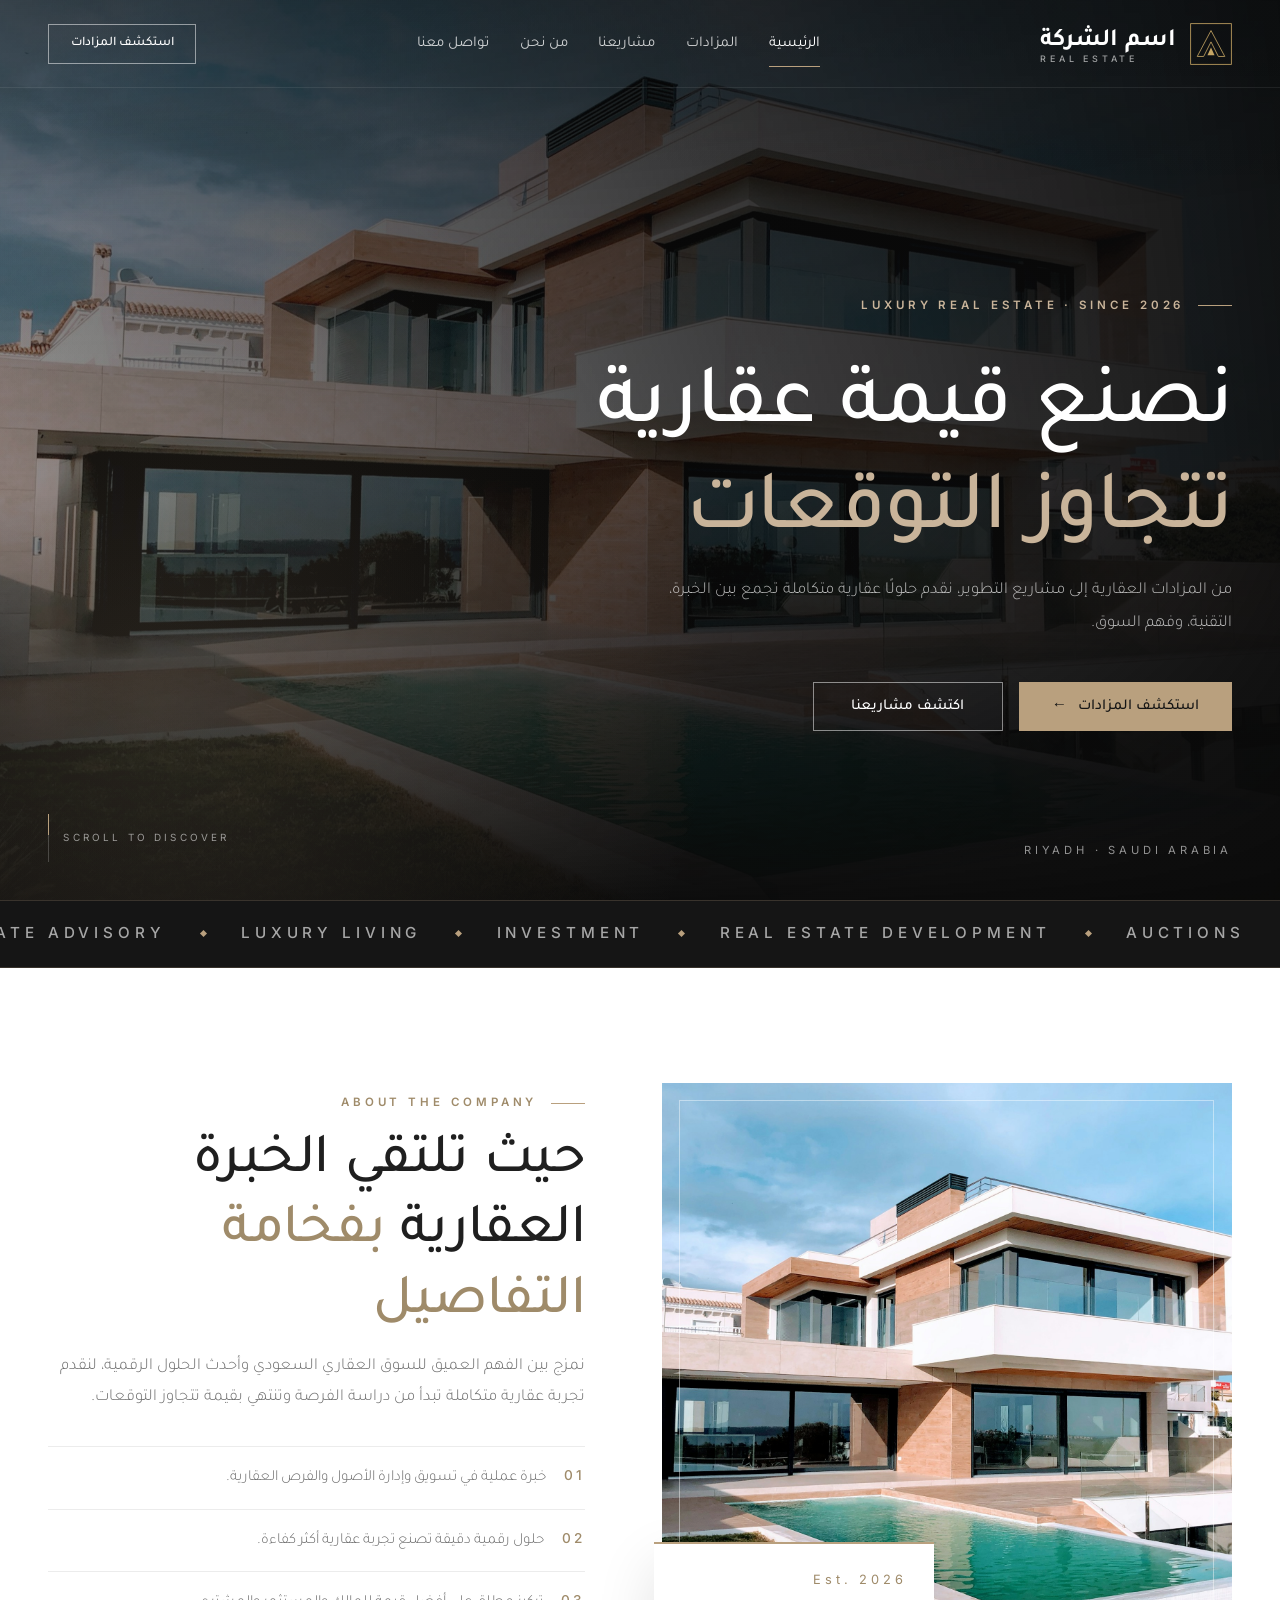
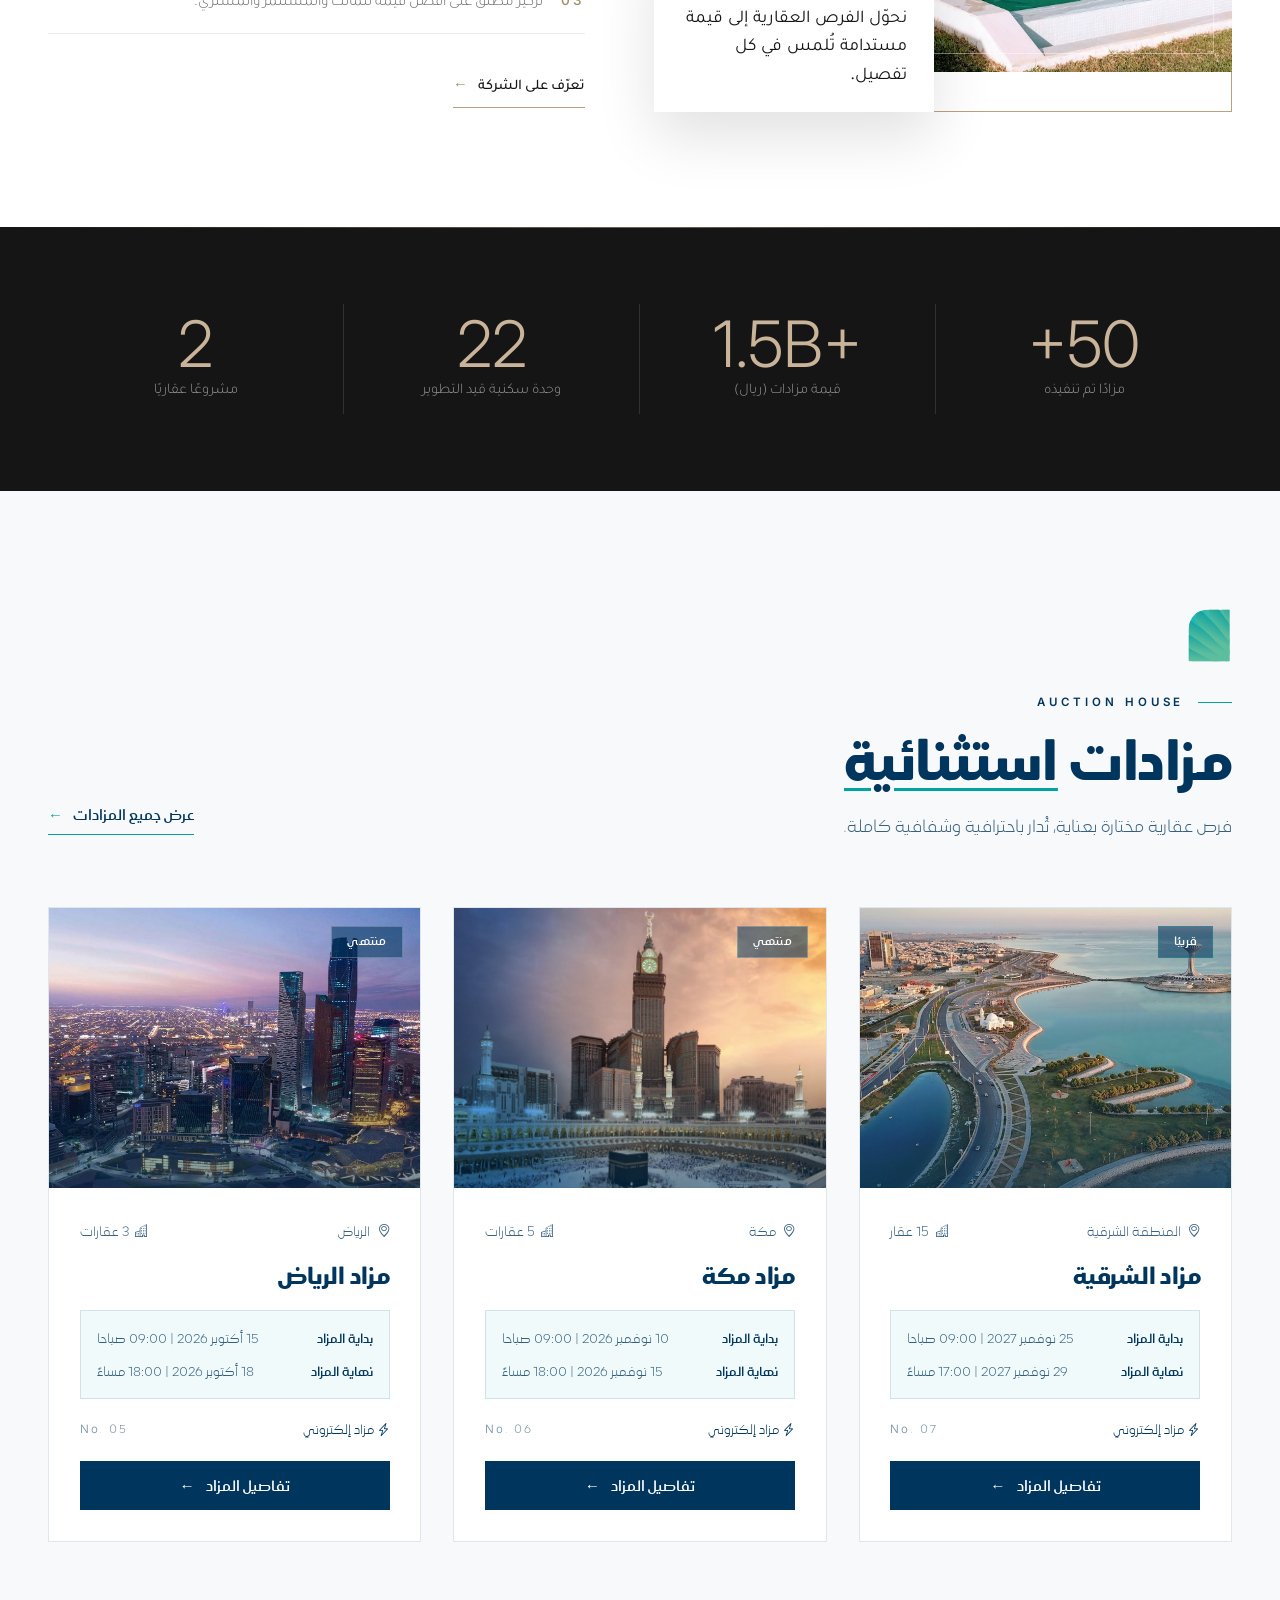
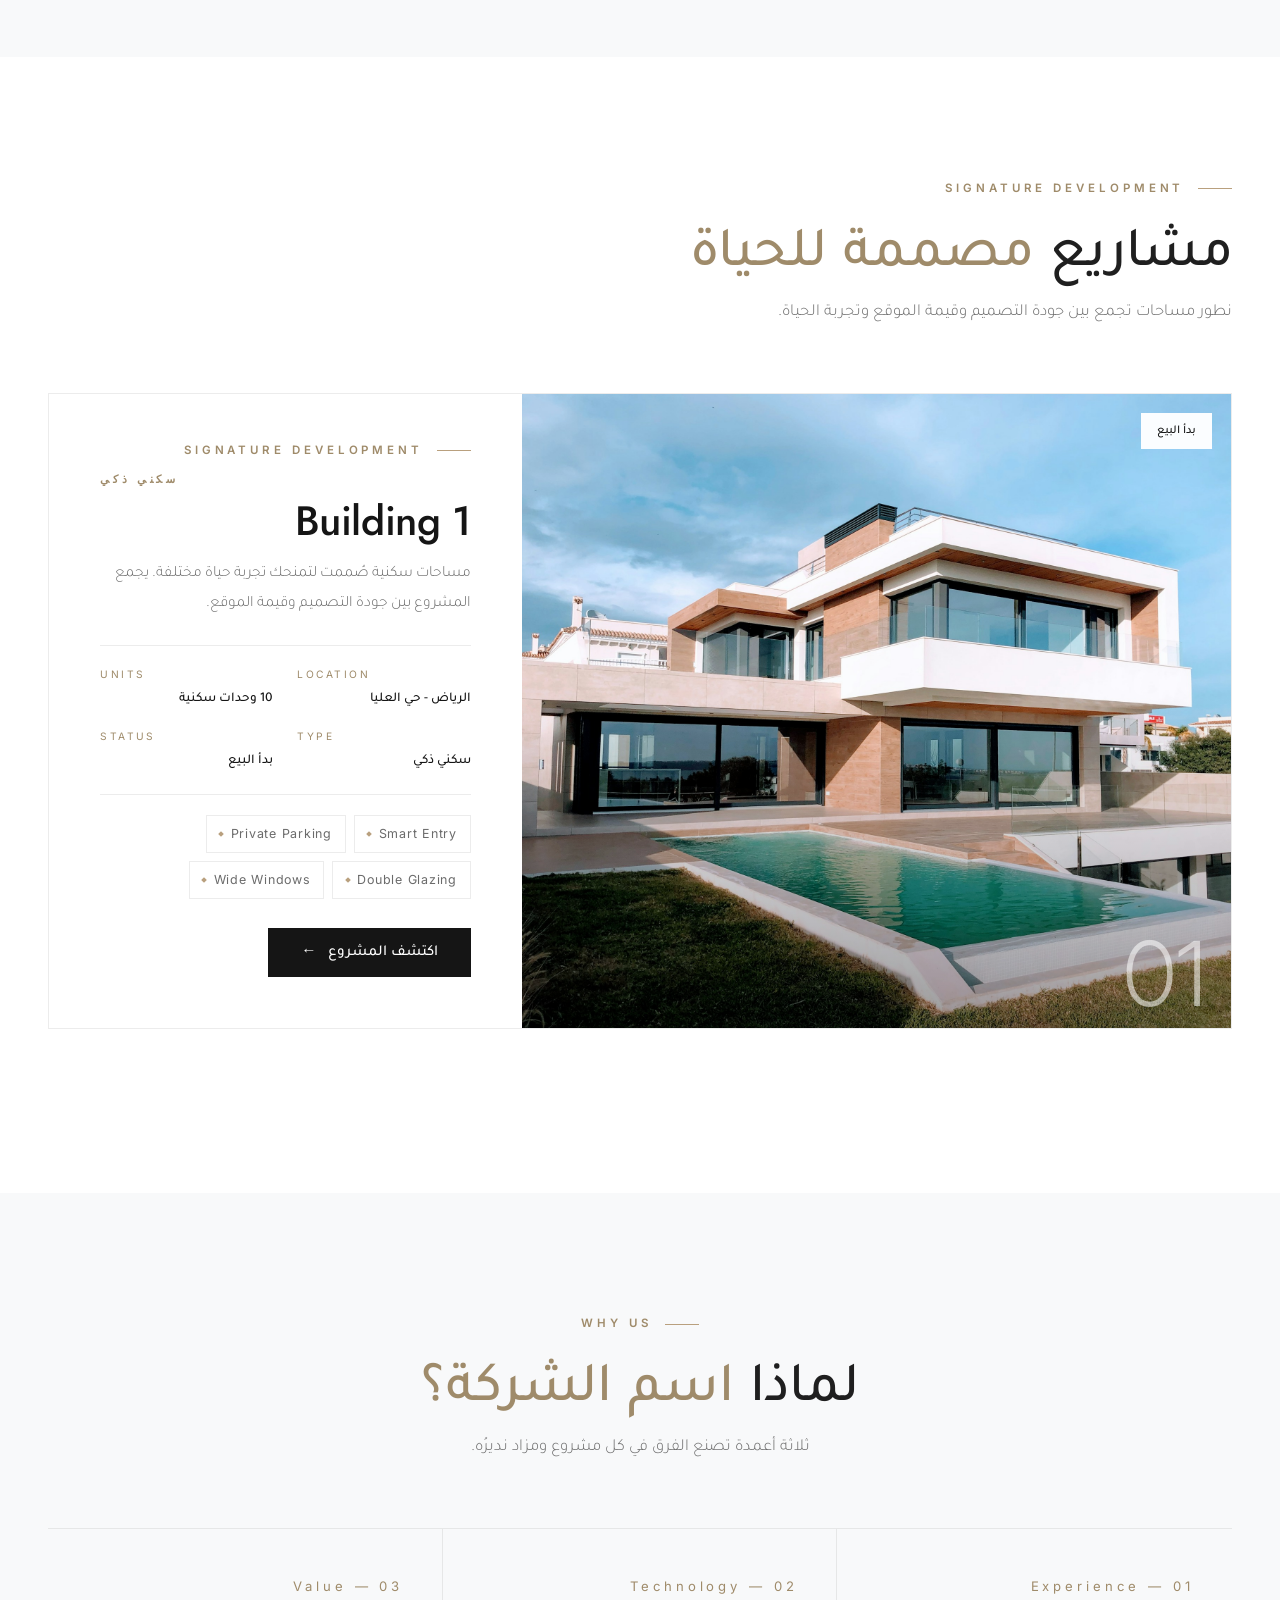
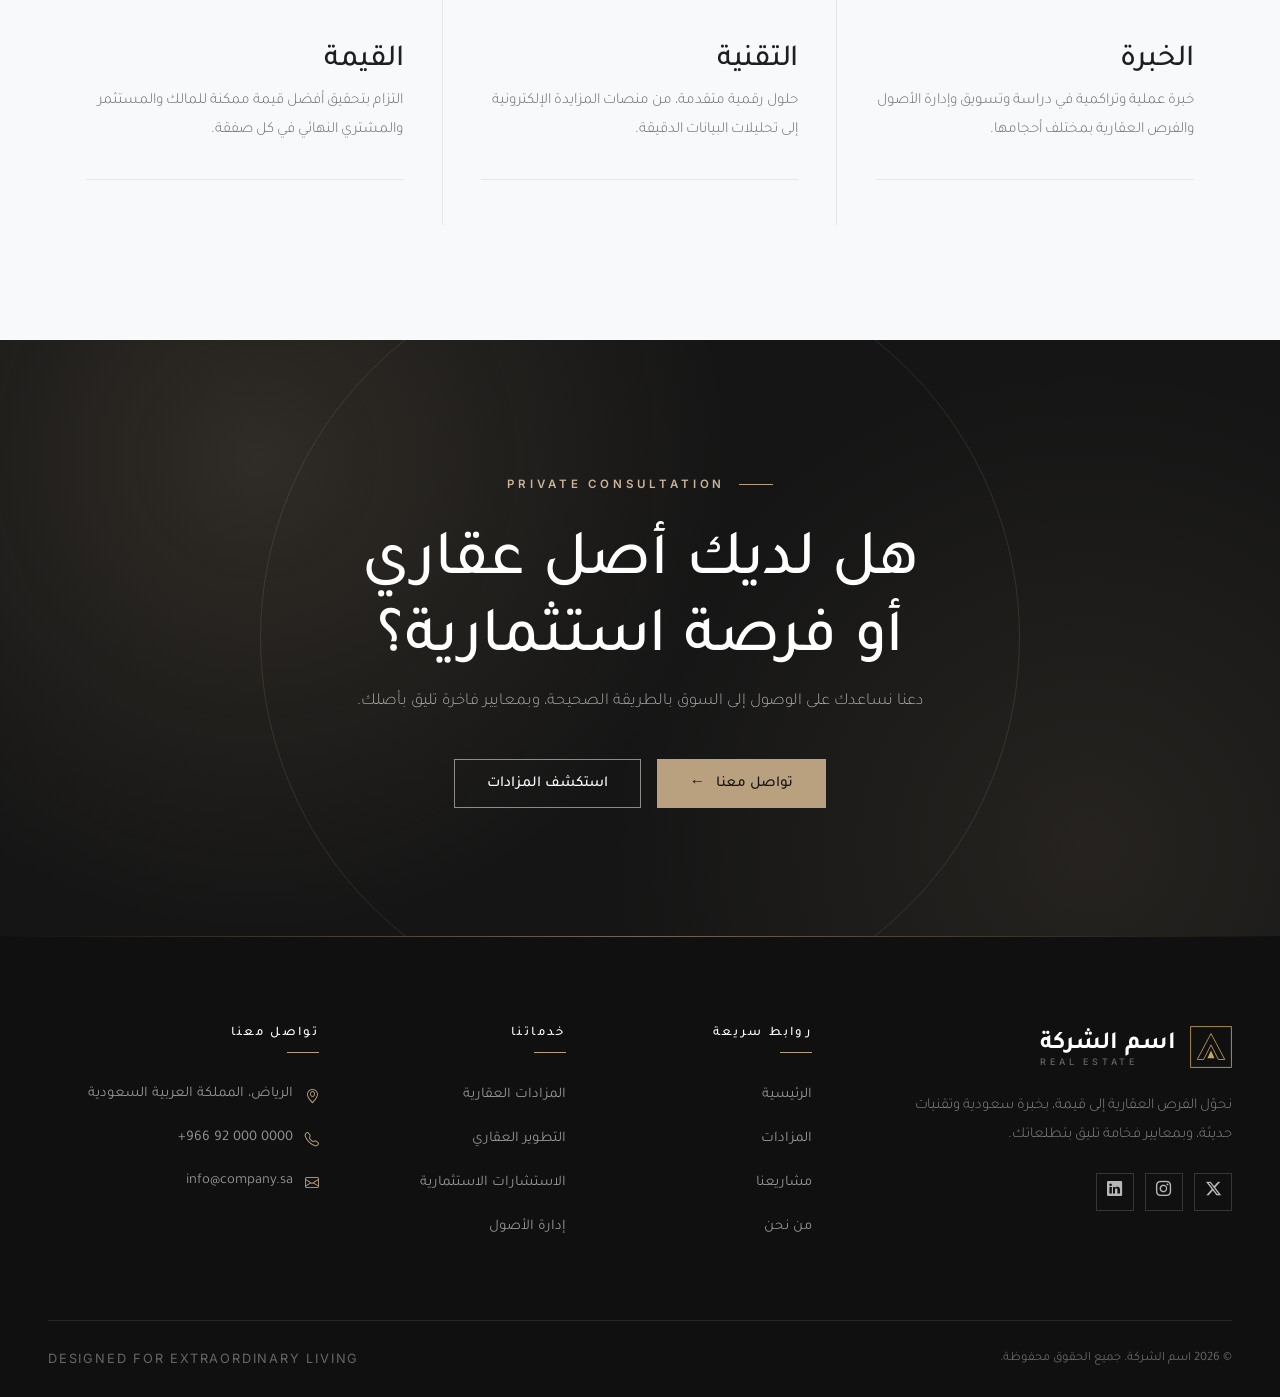
<file: index.html>
<!DOCTYPE html>
<html lang="ar" dir="rtl">
<head>
    <meta charset="UTF-8">
    <meta name="viewport" content="width=device-width, initial-scale=1.0">

    <title>اسم الشركة | الفخامة العقارية · المزادات والتطوير</title>
    <meta name="description" content="نمنحك فرصًا استثمارية آمنة، ومشاريع تطويرية تلبي تطلعاتك السكنية والاستثمارية، بتجربة عقارية فاخرة.">

    <meta property="og:title" content="اسم الشركة | الفخامة العقارية">
    <meta property="og:description" content="نمنحك فرصًا استثمارية آمنة، ومشاريع تطويرية تلبي تطلعاتك السكنية والاستثمارية.">
    <meta property="og:image" content="assets/images/development/aqaronaresidence1/hero.jpg">
    <meta property="og:type" content="website">

    <link rel="icon" href="assets/logo/favicon.svg" type="image/svg+xml">
    <link rel="preload" href="assets/images/development/aqaronaresidence1/hero.jpg" as="image">
    <link rel="preload" href="infath-fonts/RuaqArabic-Light.ttf" as="font" type="font/ttf" crossorigin>
    <link rel="preload" href="infath-fonts/RuaqArabic-Medium.ttf" as="font" type="font/ttf" crossorigin>
    <link rel="preload" href="infath-fonts/RuaqArabic-Bold.ttf" as="font" type="font/ttf" crossorigin>
    <link rel="preload" href="infath-fonts/LamaSans-Regular.otf" as="font" type="font/otf" crossorigin>

    <link href="https://cdn.jsdelivr.net/npm/bootstrap-icons/font/bootstrap-icons.css" rel="stylesheet">
    <link rel="stylesheet" href="css/style.css?v=10">
    <script>document.documentElement.classList.add('js');</script>
</head>
<body>

    <!-- ============================ Header ============================ -->
    <header class="site-header">
        <div class="header-inner">
            <a class="brand" href="index.html" aria-label="اسم الشركة">
                <span class="brand-mark"><img src="assets/logo/brand-mark.svg" alt=""></span>
                <span class="brand-text">
                    <span class="brand-name">اسم الشركة</span>
                    <span class="brand-sub">Real Estate</span>
                </span>
            </a>

            <nav class="nav-menu" id="mainNav" aria-label="القائمة الرئيسية">
                <a href="index.html">الرئيسية</a>
                <a href="auctions.html">المزادات</a>
                <a href="projects.html">مشاريعنا</a>
                <a href="about.html">من نحن</a>
                <a href="contact.html">تواصل معنا</a>
            </nav>

            <div class="header-actions">
                <a href="auctions.html" class="btn btn-outline-light btn-header">استكشف المزادات</a>
                <button class="mobile-toggle" type="button" aria-label="فتح القائمة" aria-controls="mainNav" aria-expanded="false">
                    <span></span><span></span><span></span>
                </button>
            </div>
        </div>
    </header>

    <main>
        <!-- ============================ Hero ============================ -->
        <section class="hero">
            <div class="hero-bg" style="background-image: url('assets/images/development/aqaronaresidence1/hero.jpg');"></div>

            <div class="container hero-inner">
                <div class="hero-copy">
                    <span class="eyebrow eyebrow-light">Luxury Real Estate · Since 2026</span>
                    <h1 class="hero-title">
                        <span class="line"><span>نصنع قيمة عقارية</span></span>
                        <span class="line"><span><em>تتجاوز التوقعات</em></span></span>
                    </h1>
                    <p class="hero-desc">
                        من المزادات العقارية إلى مشاريع التطوير، نقدم حلولًا عقارية متكاملة
                        تجمع بين الخبرة، التقنية، وفهم السوق.
                    </p>
                    <div class="hero-btns">
                        <a href="auctions.html" class="btn btn-gold">استكشف المزادات <span class="arrow">←</span></a>
                        <a href="#projects" class="btn btn-outline-light">اكتشف مشاريعنا</a>
                    </div>
                </div>
            </div>

            <div class="container hero-meta">
                <span class="hero-place">Riyadh · Saudi Arabia</span>
                <div class="hero-scroll">
                    <span class="scroll-line"></span>
                    <span>Scroll to discover</span>
                </div>
            </div>
        </section>

        <!-- =========================== Marquee ========================== -->
        <div class="marquee" aria-hidden="true">
            <div class="marquee-track">
                <div class="marquee-group">
                    <span>Auctions</span><i></i>
                    <span>Real Estate Development</span><i></i>
                    <span>Investment</span><i></i>
                    <span>Luxury Living</span><i></i>
                    <span>Private Advisory</span><i></i>
                    <span>Saudi Arabia</span><i></i>
                </div>
                <div class="marquee-group">
                    <span>Auctions</span><i></i>
                    <span>Real Estate Development</span><i></i>
                    <span>Investment</span><i></i>
                    <span>Luxury Living</span><i></i>
                    <span>Private Advisory</span><i></i>
                    <span>Saudi Arabia</span><i></i>
                </div>
            </div>
        </div>

        <!-- ============================ Intro =========================== -->
        <section class="section" id="about">
            <div class="container intro-grid">
                <div class="intro-media" data-reveal="right">
                    <div class="intro-frame img-reveal">
                        <img src="assets/images/development/aqaronaresidence1/residence-01.jpg" alt="تفاصيل معمارية فاخرة من مشاريع الشركة" loading="lazy" decoding="async">
                    </div>
                    <div class="intro-note">
                        <span class="note-num">Est. 2026</span>
                        <p>نحوّل الفرص العقارية إلى قيمة مستدامة تُلمس في كل تفصيل.</p>
                    </div>
                </div>

                <div class="intro-copy" data-reveal="left" data-delay="120">
                    <span class="eyebrow">About the company</span>
                    <h2 class="section-title">حيث تلتقي الخبرة العقارية <span class="gold">بفخامة التفاصيل</span></h2>
                    <p class="section-lead">
                        نمزج بين الفهم العميق للسوق العقاري السعودي وأحدث الحلول الرقمية،
                        لنقدم تجربة عقارية متكاملة تبدأ من دراسة الفرصة وتنتهي بقيمة
                        تتجاوز التوقعات.
                    </p>

                    <ul class="intro-list">
                        <li><strong>01</strong><span>خبرة عملية في تسويق وإدارة الأصول والفرص العقارية.</span></li>
                        <li><strong>02</strong><span>حلول رقمية دقيقة تصنع تجربة عقارية أكثر كفاءة.</span></li>
                        <li><strong>03</strong><span>تركيز مطلق على أفضل قيمة للمالك والمستثمر والمشتري.</span></li>
                    </ul>

                    <a href="about.html" class="text-link">تعرّف على الشركة <span class="arrow">←</span></a>
                </div>
            </div>
        </section>

        <!-- ============================ Stats =========================== -->
        <section class="stats-band">
            <div class="container stats-grid" id="stats-grid"></div>
        </section>

        <!-- =========================== Auctions ========================= -->
        <section class="section auctions-section">
            <div class="container">
                <div class="split-head">
                    <div class="section-head" data-reveal>
                        <div class="auction-logo">
                            <img src="assets/logo/auc.svg" alt="شعار المزاد" width="46" height="58">
                        </div>
                        <span class="eyebrow">Auction House</span>
                        <h2 class="section-title">مزادات <span class="gold">استثنائية</span></h2>
                        <p class="section-lead">فرص عقارية مختارة بعناية، تُدار باحترافية وشفافية كاملة.</p>
                    </div>
                    <a href="auctions.html" class="text-link" data-reveal>عرض جميع المزادات <span class="arrow">←</span></a>
                </div>

                <div class="auctions-grid" id="featured-auctions-grid"></div>
            </div>
        </section>

        <!-- =========================== Projects ========================= -->
        <section class="section projects-section" id="projects">
            <div class="container">
                <div class="section-head" data-reveal>
                    <span class="eyebrow">Signature Development</span>
                    <h2 class="section-title">مشاريع <span class="gold">مصممة للحياة</span></h2>
                    <p class="section-lead">نطور مساحات تجمع بين جودة التصميم وقيمة الموقع وتجربة الحياة.</p>
                </div>

                <div id="featured-project-container"></div>
            </div>
        </section>

        <!-- ============================ Values ========================== -->
        <section class="section section-ivory">
            <div class="container">
                <div class="section-head center" data-reveal>
                    <span class="eyebrow">Why us</span>
                    <h2 class="section-title">لماذا <span class="gold">اسم الشركة؟</span></h2>
                    <p class="section-lead">ثلاثة أعمدة تصنع الفرق في كل مشروع ومزاد نديرُه.</p>
                </div>

                <div class="values-grid">
                    <article class="value-card" data-reveal data-delay="0">
                        <span class="value-num">01 — Experience</span>
                        <h3>الخبرة</h3>
                        <p>خبرة عملية وتراكمية في دراسة وتسويق وإدارة الأصول والفرص العقارية بمختلف أحجامها.</p>
                        <div class="value-line"></div>
                    </article>
                    <article class="value-card" data-reveal data-delay="120">
                        <span class="value-num">02 — Technology</span>
                        <h3>التقنية</h3>
                        <p>حلول رقمية متقدمة، من منصات المزايدة الإلكترونية إلى تحليلات البيانات الدقيقة.</p>
                        <div class="value-line"></div>
                    </article>
                    <article class="value-card" data-reveal data-delay="240">
                        <span class="value-num">03 — Value</span>
                        <h3>القيمة</h3>
                        <p>التزام بتحقيق أفضل قيمة ممكنة للمالك والمستثمر والمشتري النهائي في كل صفقة.</p>
                        <div class="value-line"></div>
                    </article>
                </div>
            </div>
        </section>

        <!-- ============================= CTA ============================ -->
        <section class="cta">
            <div class="container cta-inner" data-reveal>
                <span class="eyebrow eyebrow-light">Private Consultation</span>
                <h2>هل لديك أصل عقاري<br>أو فرصة استثمارية؟</h2>
                <p>دعنا نساعدك على الوصول إلى السوق بالطريقة الصحيحة، وبمعايير فاخرة تليق بأصلك.</p>
                <div class="cta-btns">
                    <a href="contact.html" class="btn btn-gold">تواصل معنا <span class="arrow">←</span></a>
                    <a href="auctions.html" class="btn btn-outline-light">استكشف المزادات</a>
                </div>
            </div>
        </section>
    </main>

    <!-- ============================ Footer ============================ -->
    <footer class="site-footer">
        <div class="container">
            <div class="footer-grid">
                <div class="footer-brand">
                    <a class="brand" href="index.html" aria-label="اسم الشركة">
                        <span class="brand-mark"><img src="assets/logo/brand-mark.svg" alt=""></span>
                        <span class="brand-text">
                            <span class="brand-name">اسم الشركة</span>
                            <span class="brand-sub">Real Estate</span>
                        </span>
                    </a>
                    <p>
                        نحوّل الفرص العقارية إلى قيمة، بخبرة سعودية وتقنيات حديثة،
                        وبمعايير فخامة تليق بتطلعاتك.
                    </p>
                    <div class="footer-social">
                        <a href="#" aria-label="X"><i class="bi bi-twitter-x"></i></a>
                        <a href="#" aria-label="Instagram"><i class="bi bi-instagram"></i></a>
                        <a href="#" aria-label="LinkedIn"><i class="bi bi-linkedin"></i></a>
                    </div>
                </div>

                <div>
                    <h4 class="footer-title">روابط سريعة</h4>
                    <ul class="footer-links">
                        <li><a href="index.html">الرئيسية</a></li>
                        <li><a href="auctions.html">المزادات</a></li>
                        <li><a href="projects.html">مشاريعنا</a></li>
                        <li><a href="about.html">من نحن</a></li>
                    </ul>
                </div>

                <div>
                    <h4 class="footer-title">خدماتنا</h4>
                    <ul class="footer-links">
                        <li><a href="auctions.html">المزادات العقارية</a></li>
                        <li><a href="projects.html">التطوير العقاري</a></li>
                        <li><a href="contact.html">الاستشارات الاستثمارية</a></li>
                        <li><a href="contact.html">إدارة الأصول</a></li>
                    </ul>
                </div>

                <div>
                    <h4 class="footer-title">تواصل معنا</h4>
                    <ul class="footer-contact">
                        <li><i class="bi bi-geo-alt"></i><span>الرياض، المملكة العربية السعودية</span></li>
                        <li><i class="bi bi-telephone"></i><a href="tel:+966920000000" dir="ltr">+966 92 000 0000</a></li>
                        <li><i class="bi bi-envelope"></i><a href="mailto:info@company.sa">info@company.sa</a></li>
                    </ul>
                </div>
            </div>

            <div class="footer-bottom">
                <span>© 2026 اسم الشركة. جميع الحقوق محفوظة.</span>
                <span class="latin">Designed for extraordinary living</span>
            </div>
        </div>
    </footer>

    <script src="js/data.js?v=10"></script>
    <script src="js/main.js?v=10"></script>
</body>
</html>
</file>
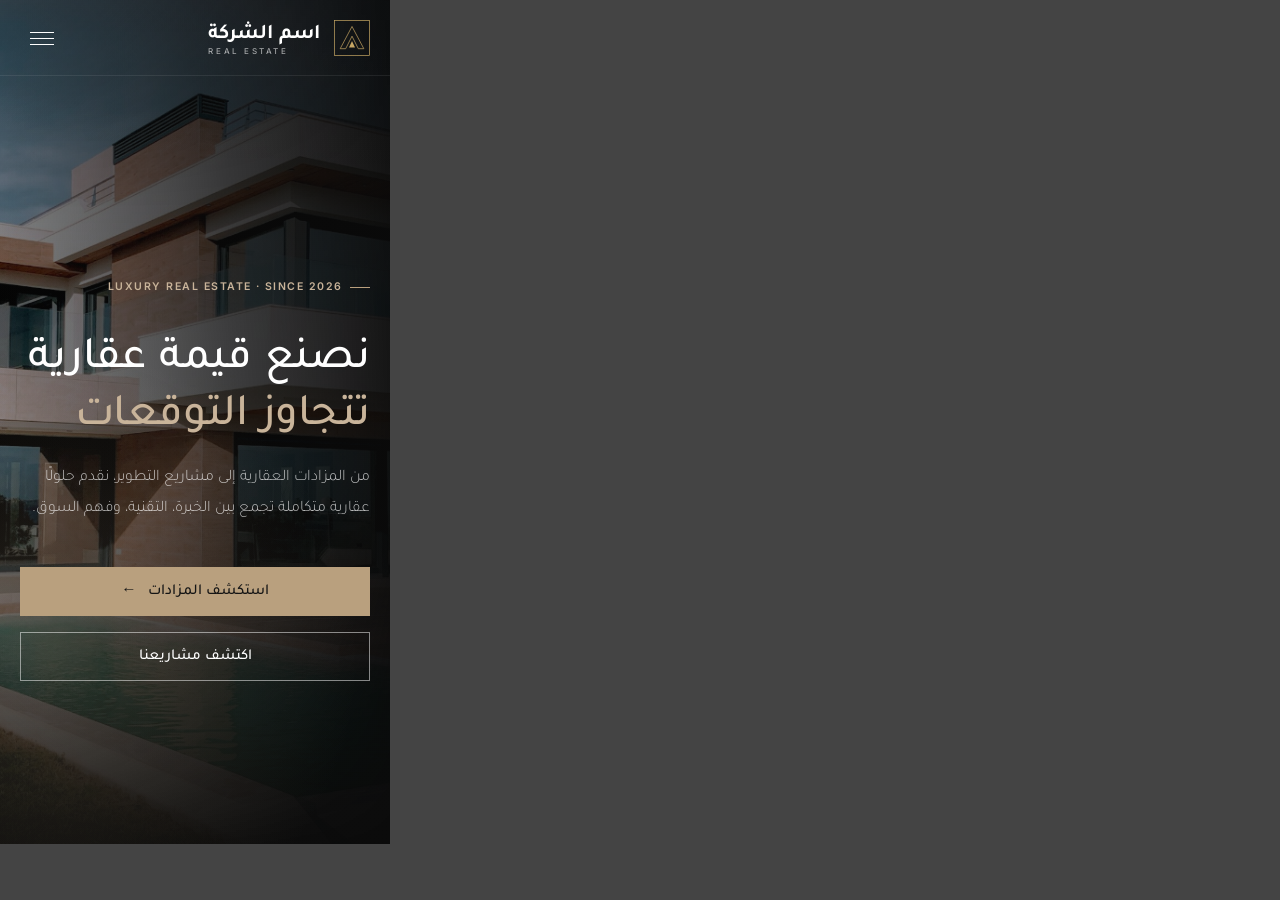
<file: _diag-mobile.html>
<!DOCTYPE html>
<html>
<head>
<meta charset="utf-8">
<title>mobile diag</title>
<style>
  html, body { margin: 0; background: #444; }
  iframe { width: 390px; height: 844px; border: 0; display: block; }
</style>
</head>
<body>
<iframe id="frame" src="index.html"></iframe>
</body>
</html>
</file>
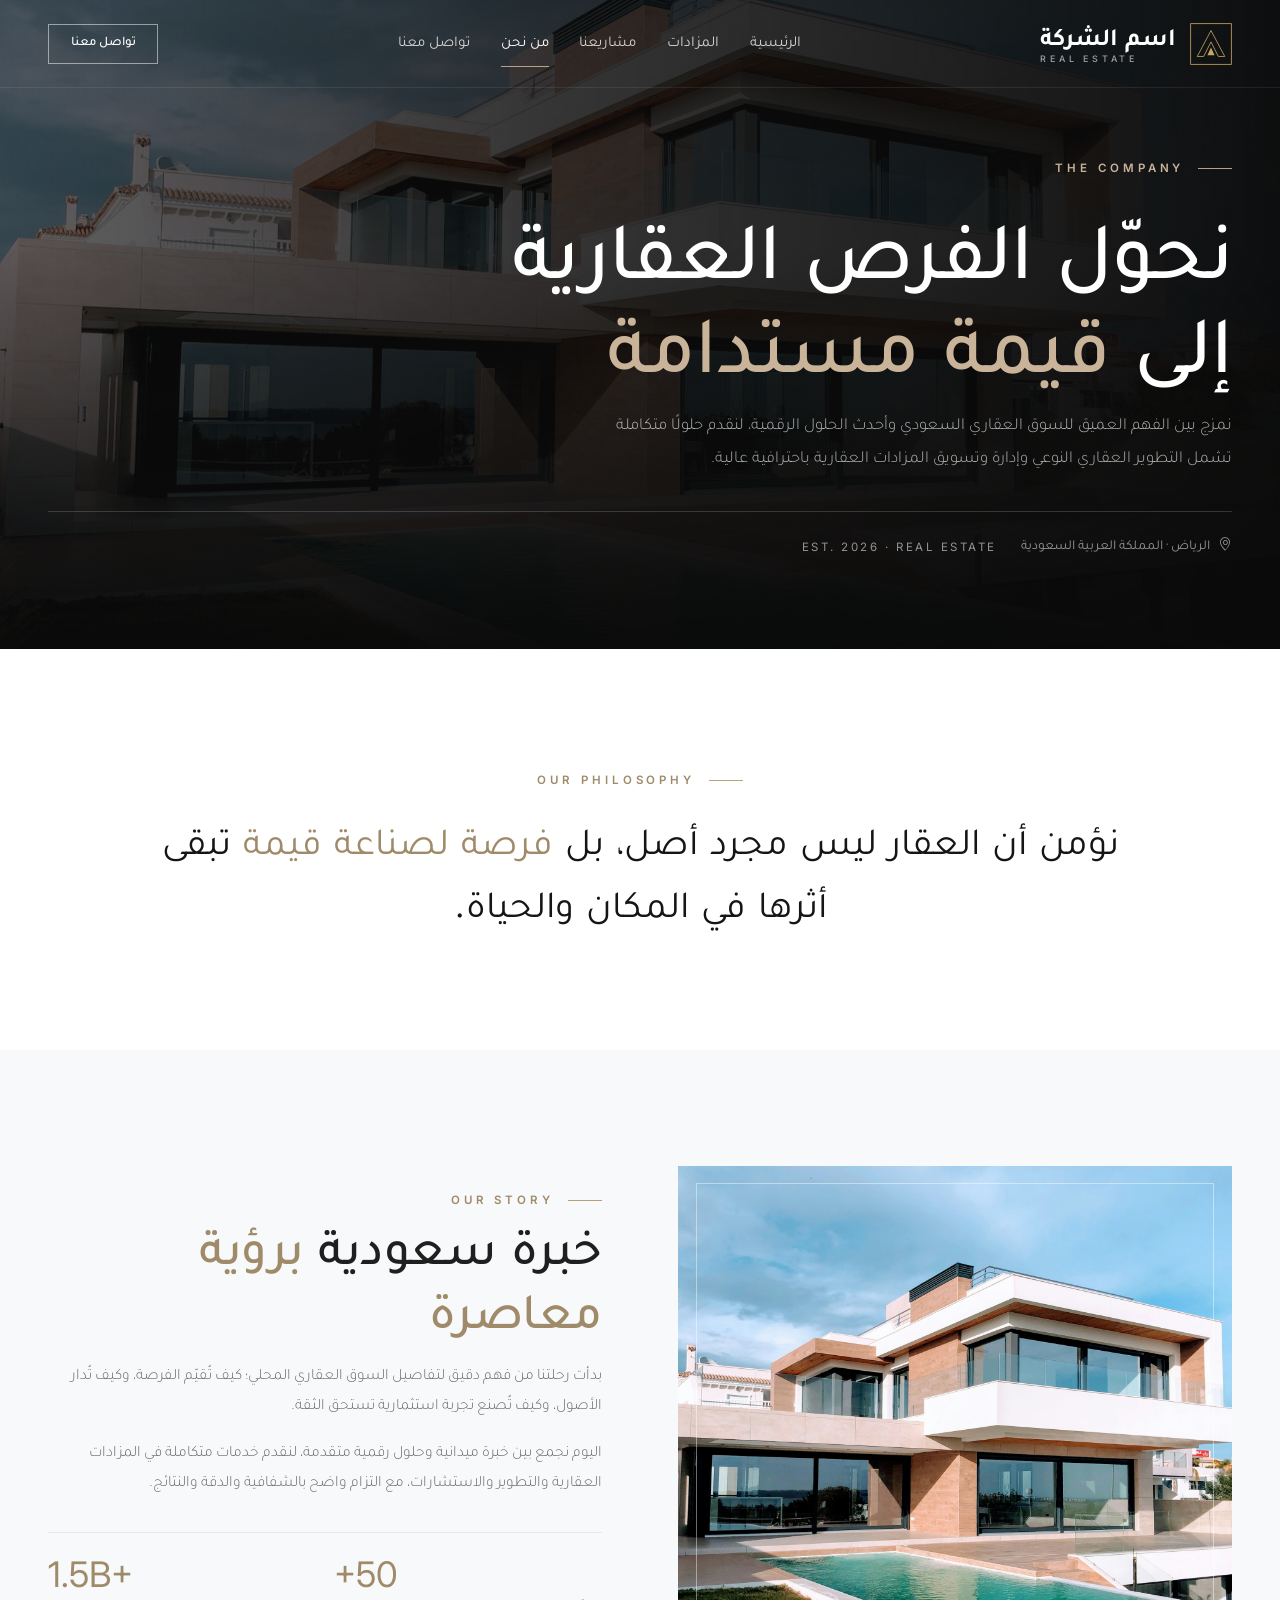
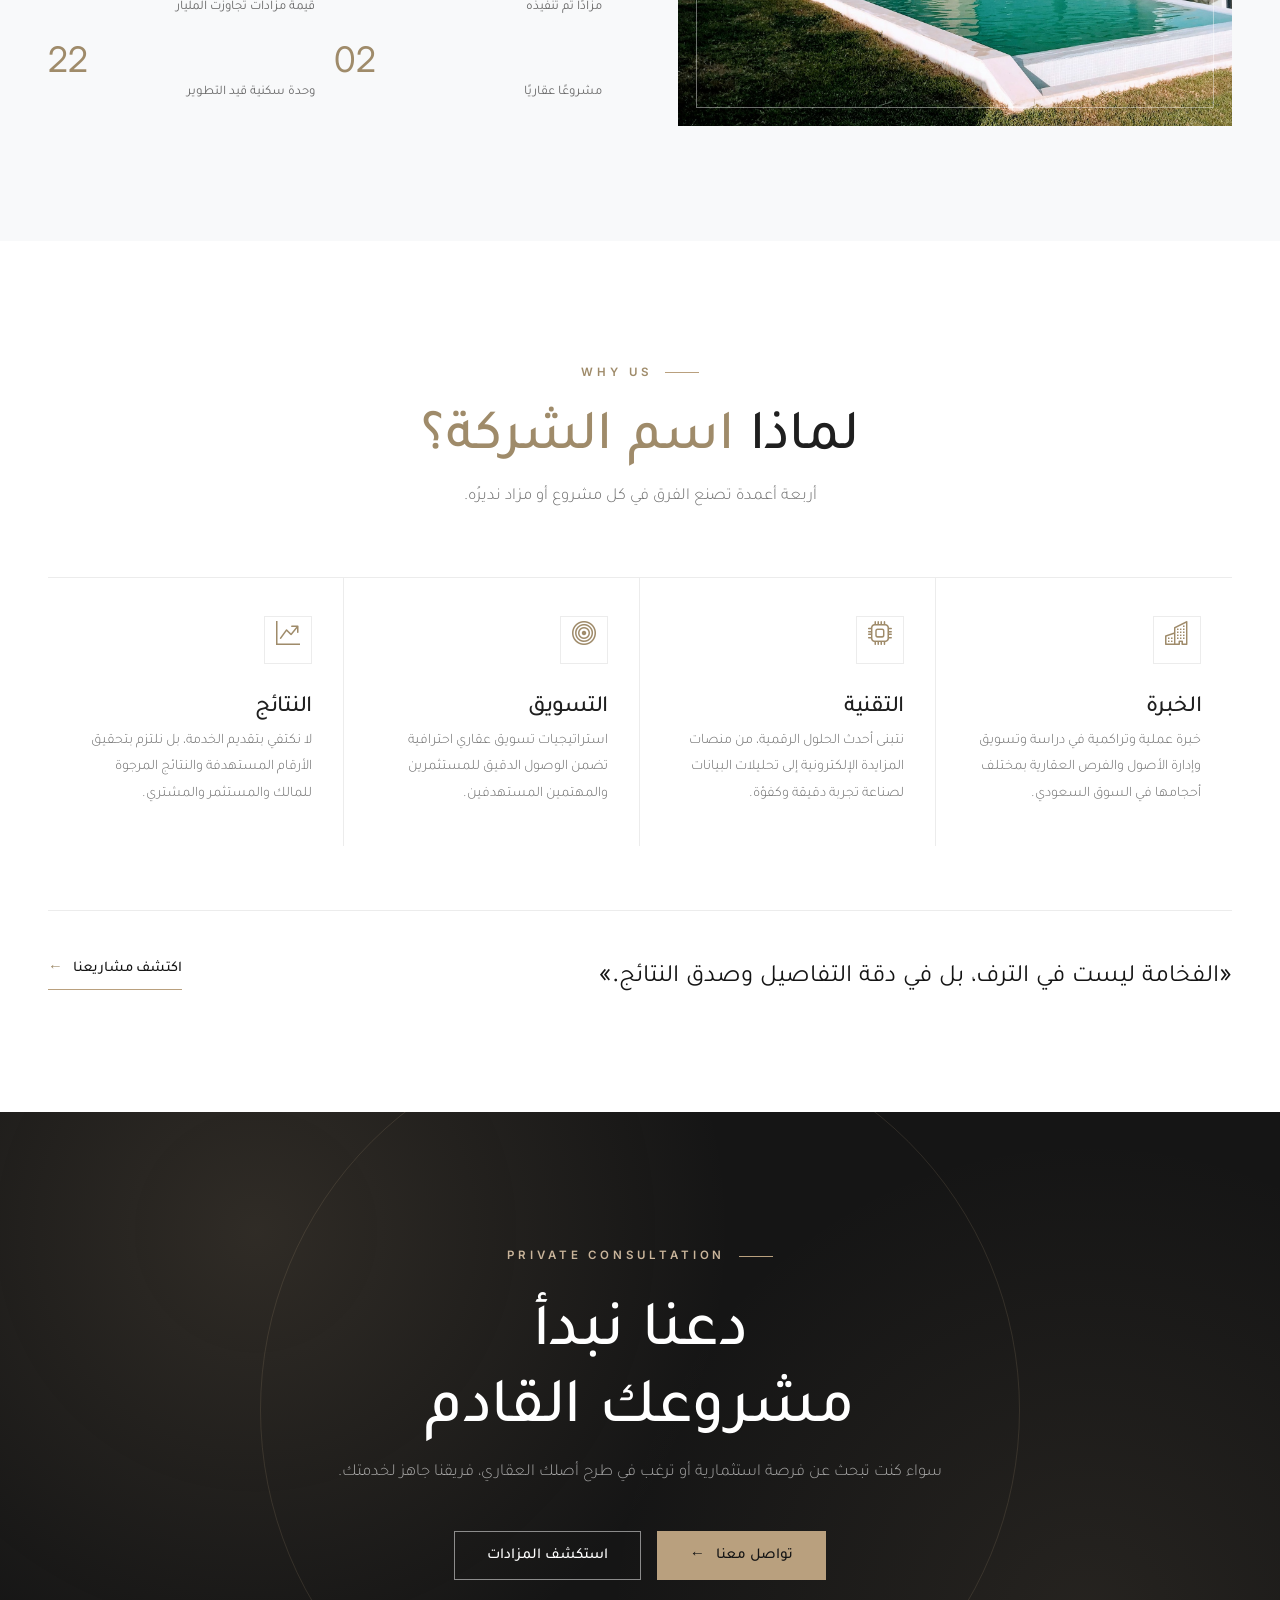
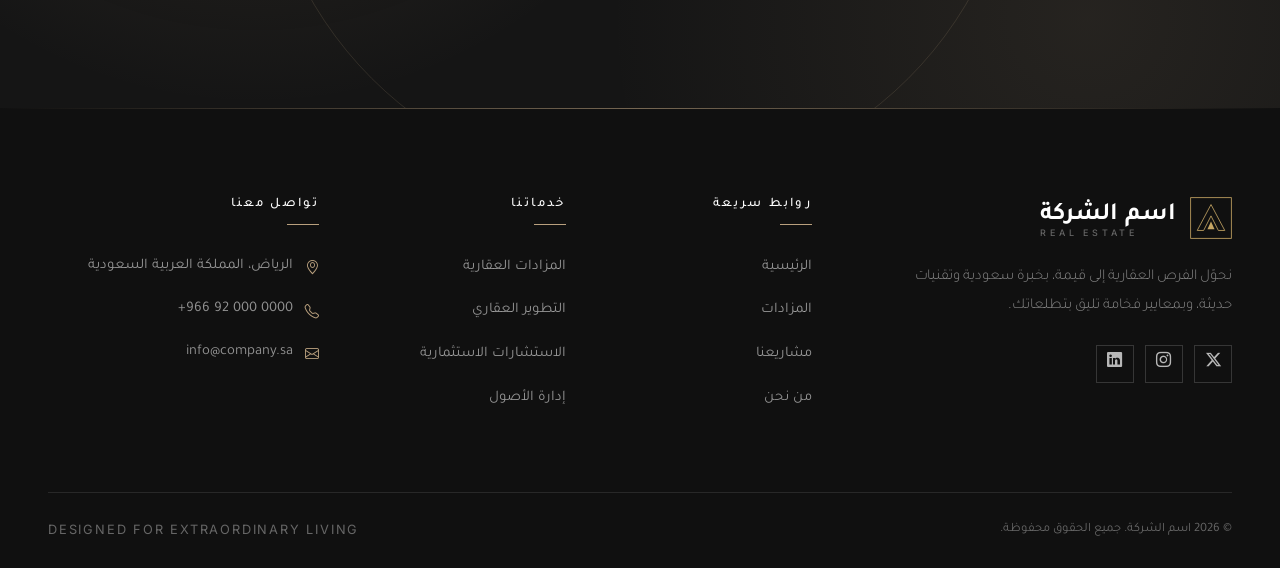
<file: about.html>
<!DOCTYPE html>
<html lang="ar" dir="rtl">
<head>
    <meta charset="UTF-8">
    <meta name="viewport" content="width=device-width, initial-scale=1.0">

    <title>من نحن | اسم الشركة · الفخامة العقارية</title>
    <meta name="description" content="تعرّف على اسم الشركة: خبرة في تسويق وإدارة الأصول والمزادات العقارية والتطوير، بمعايير فخامة وتقنيات حديثة.">

    <meta property="og:title" content="من نحن | اسم الشركة">
    <meta property="og:description" content="نحوّل الفرص العقارية إلى قيمة مستدامة، بخبرة سعودية وتقنيات حديثة.">
    <meta property="og:image" content="assets/images/development/aqaronaresidence1/residence-01.jpg">
    <meta property="og:type" content="website">

    <link rel="icon" href="assets/logo/favicon.svg" type="image/svg+xml">
    <link rel="preload" href="infath-fonts/RuaqArabic-Light.ttf" as="font" type="font/ttf" crossorigin>
    <link rel="preload" href="infath-fonts/RuaqArabic-Medium.ttf" as="font" type="font/ttf" crossorigin>
    <link rel="preload" href="infath-fonts/RuaqArabic-Bold.ttf" as="font" type="font/ttf" crossorigin>
    <link rel="preload" href="infath-fonts/LamaSans-Regular.otf" as="font" type="font/otf" crossorigin>
    <link href="https://cdn.jsdelivr.net/npm/bootstrap-icons/font/bootstrap-icons.css" rel="stylesheet">
    <link rel="stylesheet" href="css/style.css?v=10">
    <script>document.documentElement.classList.add('js');</script>
</head>
<body>

    <!-- ============================ Header ============================ -->
    <header class="site-header">
        <div class="header-inner">
            <a class="brand" href="index.html" aria-label="اسم الشركة">
                <span class="brand-mark"><img src="assets/logo/brand-mark.svg" alt=""></span>
                <span class="brand-text">
                    <span class="brand-name">اسم الشركة</span>
                    <span class="brand-sub">Real Estate</span>
                </span>
            </a>

            <nav class="nav-menu" id="mainNav" aria-label="القائمة الرئيسية">
                <a href="index.html">الرئيسية</a>
                <a href="auctions.html">المزادات</a>
                <a href="projects.html">مشاريعنا</a>
                <a href="about.html">من نحن</a>
                <a href="contact.html">تواصل معنا</a>
            </nav>

            <div class="header-actions">
                <a href="contact.html" class="btn btn-outline-light btn-header">تواصل معنا</a>
                <button class="mobile-toggle" type="button" aria-label="فتح القائمة" aria-controls="mainNav" aria-expanded="false">
                    <span></span><span></span><span></span>
                </button>
            </div>
        </div>
    </header>

    <main>
        <!-- ============================ Hero ============================ -->
        <section class="page-hero about-hero">
            <div class="page-hero-bg" style="background-image: url('assets/images/development/aqaronaresidence1/residence-01.jpg');"></div>
            <div class="container page-hero-inner">
                <span class="eyebrow eyebrow-light">The Company</span>
                <h1>نحوّل الفرص العقارية<br>إلى <em style="font-style: normal; color: var(--gold-2);">قيمة مستدامة</em></h1>
                <p>
                    نمزج بين الفهم العميق للسوق العقاري السعودي وأحدث الحلول الرقمية،
                    لنقدم حلولًا متكاملة تشمل التطوير العقاري النوعي وإدارة وتسويق
                    المزادات العقارية باحترافية عالية.
                </p>
                <div class="page-hero-meta">
                    <span><i class="bi bi-geo-alt"></i> الرياض · المملكة العربية السعودية</span>
                    <span class="latin">Est. 2026 · Real Estate</span>
                </div>
            </div>
        </section>

        <!-- ========================== Statement ======================== -->
        <section class="section about-statement">
            <div class="container">
                <div class="about-statement-inner" data-reveal>
                    <span class="eyebrow" style="margin-bottom: 1.4rem; display: inline-flex;">Our Philosophy</span>
                    <p>
                        نؤمن أن العقار ليس مجرد أصل، بل <em>فرصة لصناعة قيمة</em>
                        تبقى أثرها في المكان والحياة.
                    </p>
                </div>
            </div>
        </section>

        <!-- ============================ Story ========================== -->
        <section class="section about-story">
            <div class="container about-story-grid">
                <div class="about-story-media" data-reveal="right">
                    <img src="assets/images/development/aqaronaresidence1/hero.jpg"
                         alt="مشروع سكني فاخر من مشاريع اسم الشركة" loading="lazy">
                </div>

                <div class="about-story-copy" data-reveal="left" data-delay="120">
                    <span class="eyebrow">Our Story</span>
                    <h2 class="section-title">خبرة سعودية <span class="gold">برؤية معاصرة</span></h2>
                    <p>
                        بدأت رحلتنا من فهم دقيق لتفاصيل السوق العقاري المحلي؛ كيف تُقيّم
                        الفرصة، وكيف تُدار الأصول، وكيف تُصنع تجربة استثمارية تستحق الثقة.
                    </p>
                    <p>
                        اليوم نجمع بين خبرة ميدانية وحلول رقمية متقدمة، لنقدم خدمات
                        متكاملة في المزادات العقارية والتطوير والاستشارات، مع التزام
                        واضح بالشفافية والدقة والنتائج.
                    </p>

                    <div class="about-facts">
                        <div class="about-fact">
                            <span class="fact-value">+50</span>
                            <span class="fact-label">مزادًا تم تنفيذه</span>
                        </div>
                        <div class="about-fact">
                            <span class="fact-value">1.5B+</span>
                            <span class="fact-label">قيمة مزادات تجاوزت المليار</span>
                        </div>
                        <div class="about-fact">
                            <span class="fact-value">02</span>
                            <span class="fact-label">مشروعًا عقاريًا</span>
                        </div>
                        <div class="about-fact">
                            <span class="fact-value">22</span>
                            <span class="fact-label">وحدة سكنية قيد التطوير</span>
                        </div>
                    </div>
                </div>
            </div>
        </section>

        <!-- ============================= Why =========================== -->
        <section class="section">
            <div class="container">
                <div class="section-head center" data-reveal>
                    <span class="eyebrow">Why us</span>
                    <h2 class="section-title">لماذا <span class="gold">اسم الشركة؟</span></h2>
                    <p class="section-lead">أربعة أعمدة تصنع الفرق في كل مشروع أو مزاد نديرُه.</p>
                </div>

                <div class="why-grid">
                    <article class="why-card" data-reveal data-delay="0">
                        <span class="why-icon"><i class="bi bi-buildings"></i></span>
                        <h3>الخبرة</h3>
                        <p>خبرة عملية وتراكمية في دراسة وتسويق وإدارة الأصول والفرص العقارية بمختلف أحجامها في السوق السعودي.</p>
                    </article>
                    <article class="why-card" data-reveal data-delay="100">
                        <span class="why-icon"><i class="bi bi-cpu"></i></span>
                        <h3>التقنية</h3>
                        <p>نتبنى أحدث الحلول الرقمية، من منصات المزايدة الإلكترونية إلى تحليلات البيانات لصناعة تجربة دقيقة وكفؤة.</p>
                    </article>
                    <article class="why-card" data-reveal data-delay="200">
                        <span class="why-icon"><i class="bi bi-bullseye"></i></span>
                        <h3>التسويق</h3>
                        <p>استراتيجيات تسويق عقاري احترافية تضمن الوصول الدقيق للمستثمرين والمهتمين المستهدفين.</p>
                    </article>
                    <article class="why-card" data-reveal data-delay="300">
                        <span class="why-icon"><i class="bi bi-graph-up-arrow"></i></span>
                        <h3>النتائج</h3>
                        <p>لا نكتفي بتقديم الخدمة، بل نلتزم بتحقيق الأرقام المستهدفة والنتائج المرجوة للمالك والمستثمر والمشتري.</p>
                    </article>
                </div>

                <div class="about-values-note" data-reveal>
                    <p>«الفخامة ليست في الترف، بل في دقة التفاصيل وصدق النتائج.»</p>
                    <a href="projects.html" class="text-link">اكتشف مشاريعنا <span class="arrow">←</span></a>
                </div>
            </div>
        </section>

        <!-- ============================= CTA =========================== -->
        <section class="cta">
            <div class="container cta-inner" data-reveal>
                <span class="eyebrow eyebrow-light">Private Consultation</span>
                <h2>دعنا نبدأ<br>مشروعك القادم</h2>
                <p>سواء كنت تبحث عن فرصة استثمارية أو ترغب في طرح أصلك العقاري، فريقنا جاهز لخدمتك.</p>
                <div class="cta-btns">
                    <a href="contact.html" class="btn btn-gold">تواصل معنا <span class="arrow">←</span></a>
                    <a href="auctions.html" class="btn btn-outline-light">استكشف المزادات</a>
                </div>
            </div>
        </section>
    </main>

    <!-- ============================ Footer ============================ -->
    <footer class="site-footer">
        <div class="container">
            <div class="footer-grid">
                <div class="footer-brand">
                    <a class="brand" href="index.html" aria-label="اسم الشركة">
                        <span class="brand-mark"><img src="assets/logo/brand-mark.svg" alt=""></span>
                        <span class="brand-text">
                            <span class="brand-name">اسم الشركة</span>
                            <span class="brand-sub">Real Estate</span>
                        </span>
                    </a>
                    <p>نحوّل الفرص العقارية إلى قيمة، بخبرة سعودية وتقنيات حديثة، وبمعايير فخامة تليق بتطلعاتك.</p>
                    <div class="footer-social">
                        <a href="#" aria-label="X"><i class="bi bi-twitter-x"></i></a>
                        <a href="#" aria-label="Instagram"><i class="bi bi-instagram"></i></a>
                        <a href="#" aria-label="LinkedIn"><i class="bi bi-linkedin"></i></a>
                    </div>
                </div>

                <div>
                    <h4 class="footer-title">روابط سريعة</h4>
                    <ul class="footer-links">
                        <li><a href="index.html">الرئيسية</a></li>
                        <li><a href="auctions.html">المزادات</a></li>
                        <li><a href="projects.html">مشاريعنا</a></li>
                        <li><a href="about.html">من نحن</a></li>
                    </ul>
                </div>

                <div>
                    <h4 class="footer-title">خدماتنا</h4>
                    <ul class="footer-links">
                        <li><a href="auctions.html">المزادات العقارية</a></li>
                        <li><a href="projects.html">التطوير العقاري</a></li>
                        <li><a href="contact.html">الاستشارات الاستثمارية</a></li>
                        <li><a href="contact.html">إدارة الأصول</a></li>
                    </ul>
                </div>

                <div>
                    <h4 class="footer-title">تواصل معنا</h4>
                    <ul class="footer-contact">
                        <li><i class="bi bi-geo-alt"></i><span>الرياض، المملكة العربية السعودية</span></li>
                        <li><i class="bi bi-telephone"></i><a href="tel:+966920000000" dir="ltr">+966 92 000 0000</a></li>
                        <li><i class="bi bi-envelope"></i><a href="mailto:info@company.sa">info@company.sa</a></li>
                    </ul>
                </div>
            </div>

            <div class="footer-bottom">
                <span>© 2026 اسم الشركة. جميع الحقوق محفوظة.</span>
                <span class="latin">Designed for extraordinary living</span>
            </div>
        </div>
    </footer>

    <script src="js/data.js?v=10"></script>
    <script src="js/main.js?v=10"></script>
</body>
</html>
</file>
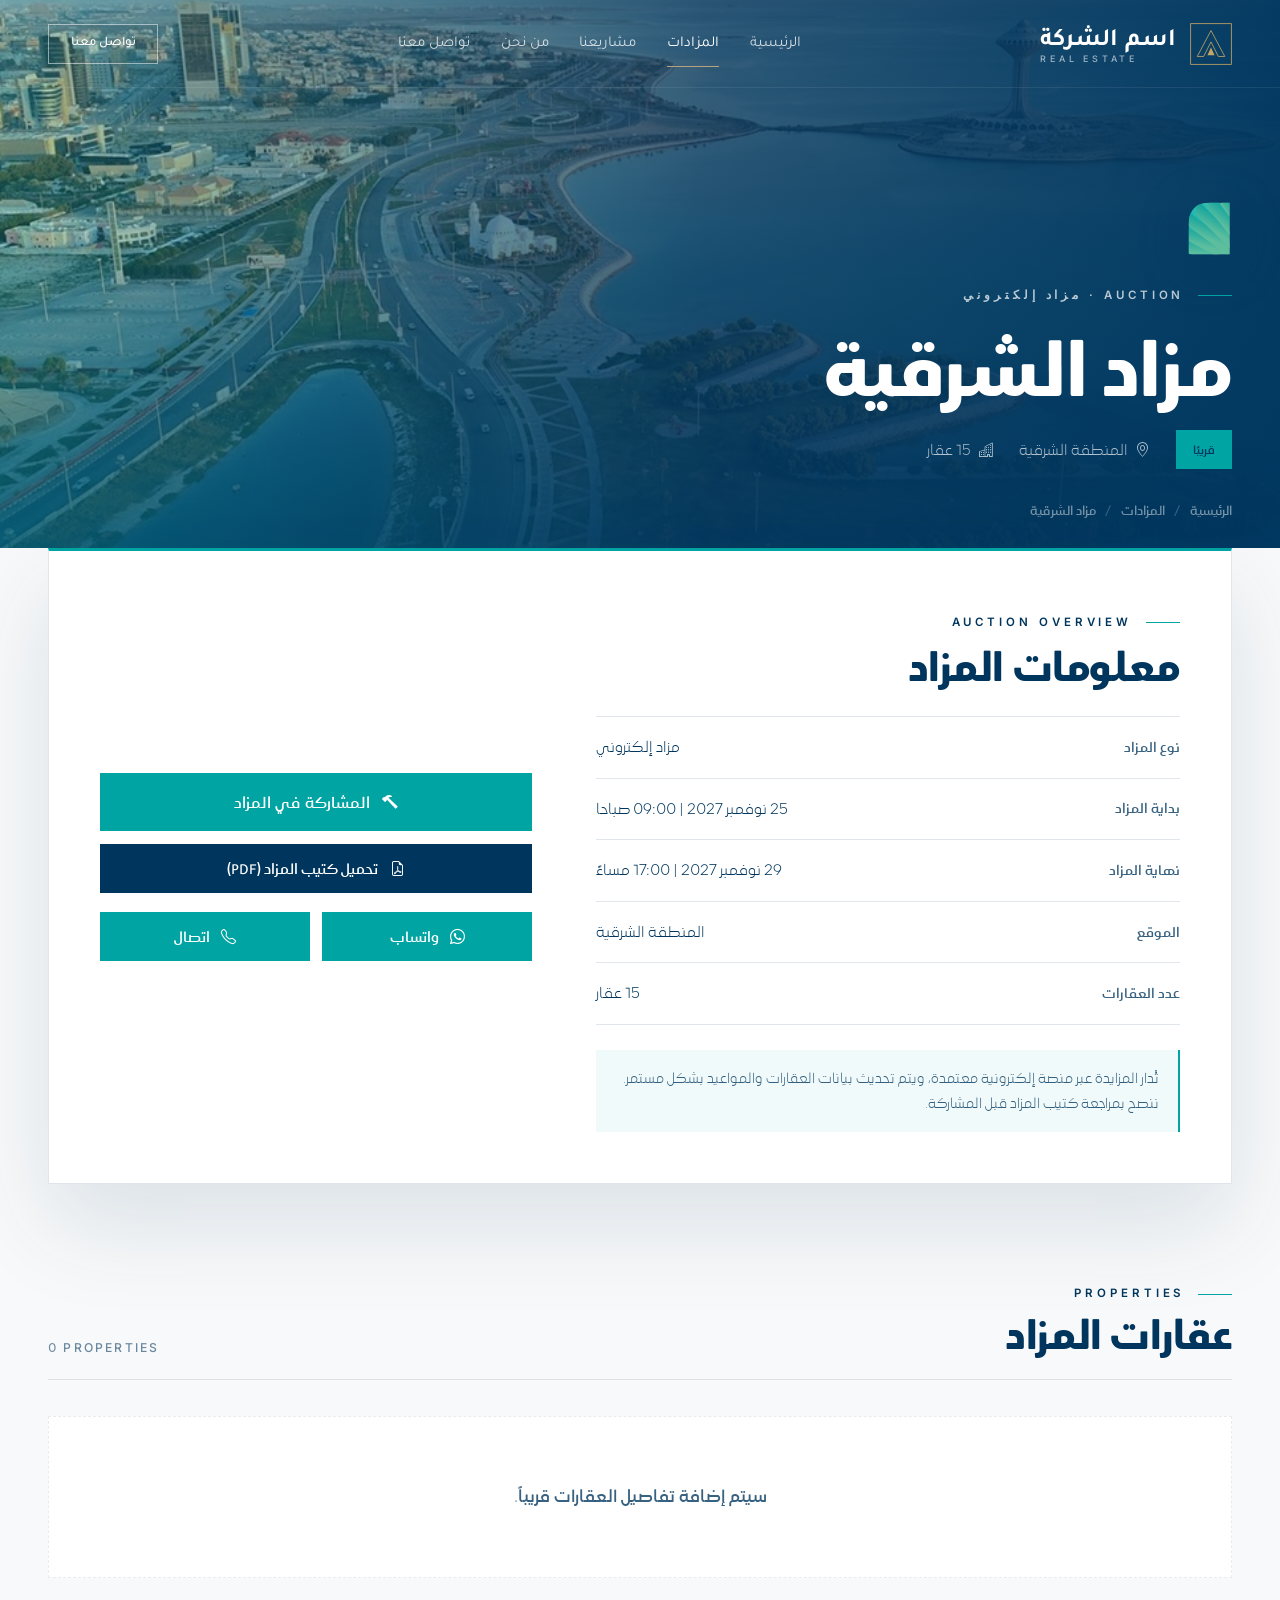
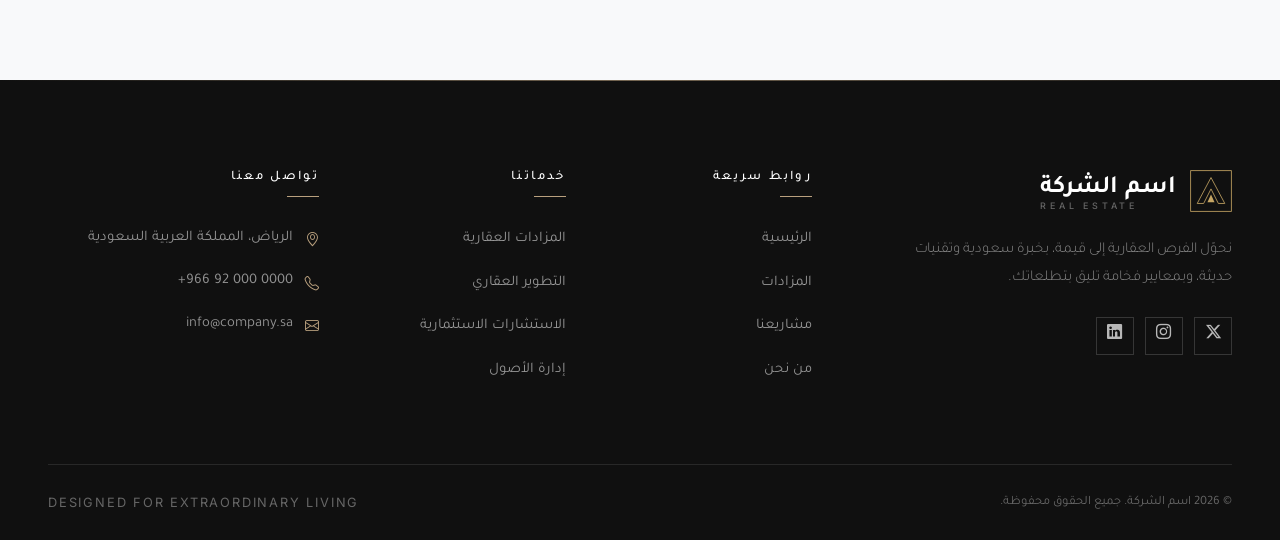
<file: auction-details.html>
<!DOCTYPE html>
<html lang="ar" dir="rtl">
<head>
    <meta charset="UTF-8">
    <meta name="viewport" content="width=device-width, initial-scale=1.0">

    <title>تفاصيل المزاد | اسم الشركة</title>
    <meta name="description" content="تفاصيل المزاد العقاري، العقارات المشاركة، ومواعيد المزايدة.">

    <meta property="og:title" content="تفاصيل المزاد | اسم الشركة">
    <meta property="og:description" content="تفاصيل المزاد العقاري والعقارات المشاركة ومواعيد المزايدة.">
    <meta property="og:image" content="assets/images/auctions/estithmar-mecca/main.png">
    <meta property="og:type" content="website">

    <link rel="icon" href="assets/logo/favicon.svg" type="image/svg+xml">
    <link rel="preload" href="infath-fonts/RuaqArabic-Light.ttf" as="font" type="font/ttf" crossorigin>
    <link rel="preload" href="infath-fonts/RuaqArabic-Medium.ttf" as="font" type="font/ttf" crossorigin>
    <link rel="preload" href="infath-fonts/RuaqArabic-Bold.ttf" as="font" type="font/ttf" crossorigin>
    <link rel="preload" href="infath-fonts/LamaSans-Regular.otf" as="font" type="font/otf" crossorigin>
    <link href="https://cdn.jsdelivr.net/npm/bootstrap-icons/font/bootstrap-icons.css" rel="stylesheet">
    <link rel="stylesheet" href="css/style.css?v=11">
    <script>document.documentElement.classList.add('js');</script>
</head>
<body>

    <!-- ============================ Header ============================ -->
    <header class="site-header">
        <div class="header-inner">
            <a class="brand" href="index.html" aria-label="اسم الشركة">
                <span class="brand-mark"><img src="assets/logo/brand-mark.svg" alt=""></span>
                <span class="brand-text">
                    <span class="brand-name">اسم الشركة</span>
                    <span class="brand-sub">Real Estate</span>
                </span>
            </a>

            <nav class="nav-menu" id="mainNav" aria-label="القائمة الرئيسية">
                <a href="index.html">الرئيسية</a>
                <a href="auctions.html">المزادات</a>
                <a href="projects.html">مشاريعنا</a>
                <a href="about.html">من نحن</a>
                <a href="contact.html">تواصل معنا</a>
            </nav>

            <div class="header-actions">
                <a href="contact.html" class="btn btn-outline-light btn-header">تواصل معنا</a>
                <button class="mobile-toggle" type="button" aria-label="فتح القائمة" aria-controls="mainNav" aria-expanded="false">
                    <span></span><span></span><span></span>
                </button>
            </div>
        </div>
    </header>

    <main id="auction-dynamic-content">
        <section class="auction-hero">
            <div class="container auction-hero-inner">
                <div class="auction-logo auction-logo--light">
                    <img src="assets/logo/auc.svg" alt="شعار المزاد" width="46" height="58">
                </div>
                <h1 class="auction-hero-title">جاري تحميل تفاصيل المزاد...</h1>
            </div>
        </section>
    </main>

    <!-- ============================ Footer ============================ -->
    <footer class="site-footer">
        <div class="container">
            <div class="footer-grid">
                <div class="footer-brand">
                    <a class="brand" href="index.html" aria-label="اسم الشركة">
                        <span class="brand-mark"><img src="assets/logo/brand-mark.svg" alt=""></span>
                        <span class="brand-text">
                            <span class="brand-name">اسم الشركة</span>
                            <span class="brand-sub">Real Estate</span>
                        </span>
                    </a>
                    <p>نحوّل الفرص العقارية إلى قيمة، بخبرة سعودية وتقنيات حديثة، وبمعايير فخامة تليق بتطلعاتك.</p>
                    <div class="footer-social">
                        <a href="#" aria-label="X"><i class="bi bi-twitter-x"></i></a>
                        <a href="#" aria-label="Instagram"><i class="bi bi-instagram"></i></a>
                        <a href="#" aria-label="LinkedIn"><i class="bi bi-linkedin"></i></a>
                    </div>
                </div>

                <div>
                    <h4 class="footer-title">روابط سريعة</h4>
                    <ul class="footer-links">
                        <li><a href="index.html">الرئيسية</a></li>
                        <li><a href="auctions.html">المزادات</a></li>
                        <li><a href="projects.html">مشاريعنا</a></li>
                        <li><a href="about.html">من نحن</a></li>
                    </ul>
                </div>

                <div>
                    <h4 class="footer-title">خدماتنا</h4>
                    <ul class="footer-links">
                        <li><a href="auctions.html">المزادات العقارية</a></li>
                        <li><a href="projects.html">التطوير العقاري</a></li>
                        <li><a href="contact.html">الاستشارات الاستثمارية</a></li>
                        <li><a href="contact.html">إدارة الأصول</a></li>
                    </ul>
                </div>

                <div>
                    <h4 class="footer-title">تواصل معنا</h4>
                    <ul class="footer-contact">
                        <li><i class="bi bi-geo-alt"></i><span>الرياض، المملكة العربية السعودية</span></li>
                        <li><i class="bi bi-telephone"></i><a href="tel:+966920000000" dir="ltr">+966 92 000 0000</a></li>
                        <li><i class="bi bi-envelope"></i><a href="mailto:info@company.sa">info@company.sa</a></li>
                    </ul>
                </div>
            </div>

            <div class="footer-bottom">
                <span>© 2026 اسم الشركة. جميع الحقوق محفوظة.</span>
                <span class="latin">Designed for extraordinary living</span>
            </div>
        </div>
    </footer>

    <script src="js/data.js?v=11"></script>
    <script src="js/main.js?v=11"></script>
    <script>
        document.addEventListener('DOMContentLoaded', () => {
            const urlParams = new URLSearchParams(window.location.search);
            const fallbackId = auctionsData.length ? auctionsData[0].id : null;
            const auctionId = urlParams.get('id') ? parseInt(urlParams.get('id'), 10) : fallbackId;

            const auction = auctionsData.find((a) => a.id === auctionId);
            const properties = auctionPropertiesData.filter((p) => p.auctionId === auctionId);

            if (!auction) {
                document.getElementById('auction-dynamic-content').innerHTML =
                    '<section class="auction-hero"><div class="container auction-hero-inner"><h1 class="auction-hero-title">المزاد غير موجود</h1></div></section>';
                return;
            }

            // Always derive the badge from the dates, never from stale data.
            auction.status = computeAuctionStatus(auction);

            renderAuctionDetails(auction, properties);
        });

        function renderAuctionDetails(auction, properties) {
            const container = document.getElementById('auction-dynamic-content');

            const brochureLink = auction.brochureLink || '#';
            const participateLink = auction.participateLink || '#';

            const contact = typeof contactData !== 'undefined' ? contactData : {};
            const waNumber = String(contact.whatsapp || '+966500000000').replace(/\D/g, '');
            const phoneNumber = String(contact.phone || '+966920000000').replace(/\s/g, '');
            const whatsappLink = `https://wa.me/${waNumber}`;
            const phoneLink = `tel:${phoneNumber}`;

            const statusClass = auction.status === 'منتهي'
                ? 'is-ended'
                : (auction.status === 'جاري' ? '' : 'is-upcoming');
            const liveDot = auction.status === 'جاري' ? '<span class="dot" style="width:6px;height:6px;border-radius:50%;background:currentColor;"></span>' : '';

            let propertiesHTML = '';

            if (properties.length > 0) {
                propertiesHTML = properties.map((prop, index) => `
                    <article class="prop-card" data-reveal data-delay="${(index % 3) * 100}">
                        <div class="prop-img">
                            <img src="${prop.image}" alt="${prop.title}" loading="lazy" decoding="async"
                                 onerror="this.onerror=null; this.src='${auction.image}';">
                        </div>
                        <div class="prop-content">
                            <h4>${prop.title}</h4>
                            <div class="prop-tags">
                                <span class="prop-area"><i class="bi bi-aspect-ratio" aria-hidden="true"></i> المساحة: ${prop.area}</span>
                                ${prop.deedNumber ? `<span class="prop-area deed"><i class="bi bi-file-earmark-text" aria-hidden="true"></i> صك رقم: <strong>${prop.deedNumber}</strong></span>` : ''}
                            </div>
                            <p class="prop-desc">${prop.description}</p>
                        </div>
                    </article>
                `).join('');
            } else if (auction.status !== 'منتهي') {
                propertiesHTML = '<p class="no-results">سيتم إضافة تفاصيل العقارات قريباً.</p>';
            } else {
                propertiesHTML = '<p class="no-results">انتهى المزاد، نلقاكم في مزادات أخرى.</p>';
            }

            container.innerHTML = `
                <!-- Auction hero -->
                <section class="auction-hero" style="background-image: url('${auction.image}');">
                    <div class="container auction-hero-inner">
                        <div class="auction-logo auction-logo--light" data-reveal>
                            <img src="assets/logo/auc.svg" alt="شعار المزاد" width="46" height="58">
                        </div>
                        <span class="eyebrow eyebrow-light" data-reveal>Auction · ${auction.type}</span>
                        <h1 class="auction-hero-title" data-reveal data-delay="80">${auction.title}</h1>
                        <div class="auction-hero-meta" data-reveal data-delay="160">
                            <span class="hero-badge ${statusClass}">${liveDot}${auction.status}</span>
                            <span><i class="bi bi-geo-alt"></i> ${auction.location}</span>
                            <span><i class="bi bi-buildings"></i> ${auction.propertiesCount}</span>
                        </div>
                        <div class="breadcrumb" data-reveal data-delay="220">
                            <a href="index.html">الرئيسية</a>
                            <span class="sep">/</span>
                            <a href="auctions.html">المزادات</a>
                            <span class="sep">/</span>
                            <span>${auction.title}</span>
                        </div>
                    </div>
                </section>

                <!-- Overview + actions -->
                <section class="auction-detail-wrapper">
                    <div class="overview-card" data-reveal>
                        <div class="overview-info">
                            <span class="eyebrow">Auction Overview</span>
                            <h2>معلومات المزاد</h2>
                            <div class="info-list">
                                <div class="info-item">
                                    <strong>نوع المزاد</strong>
                                    <span>${auction.type}</span>
                                </div>
                                <div class="info-item">
                                    <strong>بداية المزاد</strong>
                                    <span>${auction.start}</span>
                                </div>
                                <div class="info-item">
                                    <strong>نهاية المزاد</strong>
                                    <span>${auction.end}</span>
                                </div>
                                <div class="info-item">
                                    <strong>الموقع</strong>
                                    <span>${auction.location}</span>
                                </div>
                                <div class="info-item">
                                    <strong>عدد العقارات</strong>
                                    <span>${auction.propertiesCount}</span>
                                </div>
                            </div>
                            <div class="auction-note">
                                تُدار المزايدة عبر منصة إلكترونية معتمدة، ويتم تحديث بيانات العقارات
                                والمواعيد بشكل مستمر. ننصح بمراجعة كتيب المزاد قبل المشاركة.
                            </div>
                        </div>

                        <div class="overview-actions">
                            ${auction.status !== 'منتهي'
                                ? `<a href="${participateLink}" class="btn btn-auction btn-lg" ${participateLink !== '#' ? 'target="_blank" rel="noopener"' : ''}><i class="bi bi-hammer" aria-hidden="true"></i> المشاركة في المزاد</a>`
                                : `<button class="btn btn-lg btn-ended" disabled><i class="bi bi-lock" aria-hidden="true"></i> المزاد انتهى</button>`}
                            <a href="${brochureLink}" class="btn btn-auction-outline" ${brochureLink !== '#' ? 'target="_blank" rel="noopener"' : ''}><i class="bi bi-file-earmark-pdf" aria-hidden="true"></i> تحميل كتيب المزاد (PDF)</a>
                            <div class="action-buttons">
                                <a href="${whatsappLink}" target="_blank" rel="noopener" class="btn btn-whatsapp"><i class="bi bi-whatsapp" aria-hidden="true"></i> واتساب</a>
                                <a href="${phoneLink}" class="btn btn-call"><i class="bi bi-telephone" aria-hidden="true"></i> اتصال</a>
                            </div>
                        </div>
                    </div>

                    <!-- Properties -->
                    <div class="properties-section">
                        <div class="properties-header" data-reveal>
                            <div>
                                <span class="eyebrow">Properties</span>
                                <h3>عقارات المزاد</h3>
                            </div>
                            <span class="properties-count">${properties.length} Properties</span>
                        </div>
                        <div class="props-grid">
                            ${propertiesHTML}
                        </div>
                    </div>
                </section>
            `;

            window.observeReveals?.();
        }
    </script>
</body>
</html>
</file>
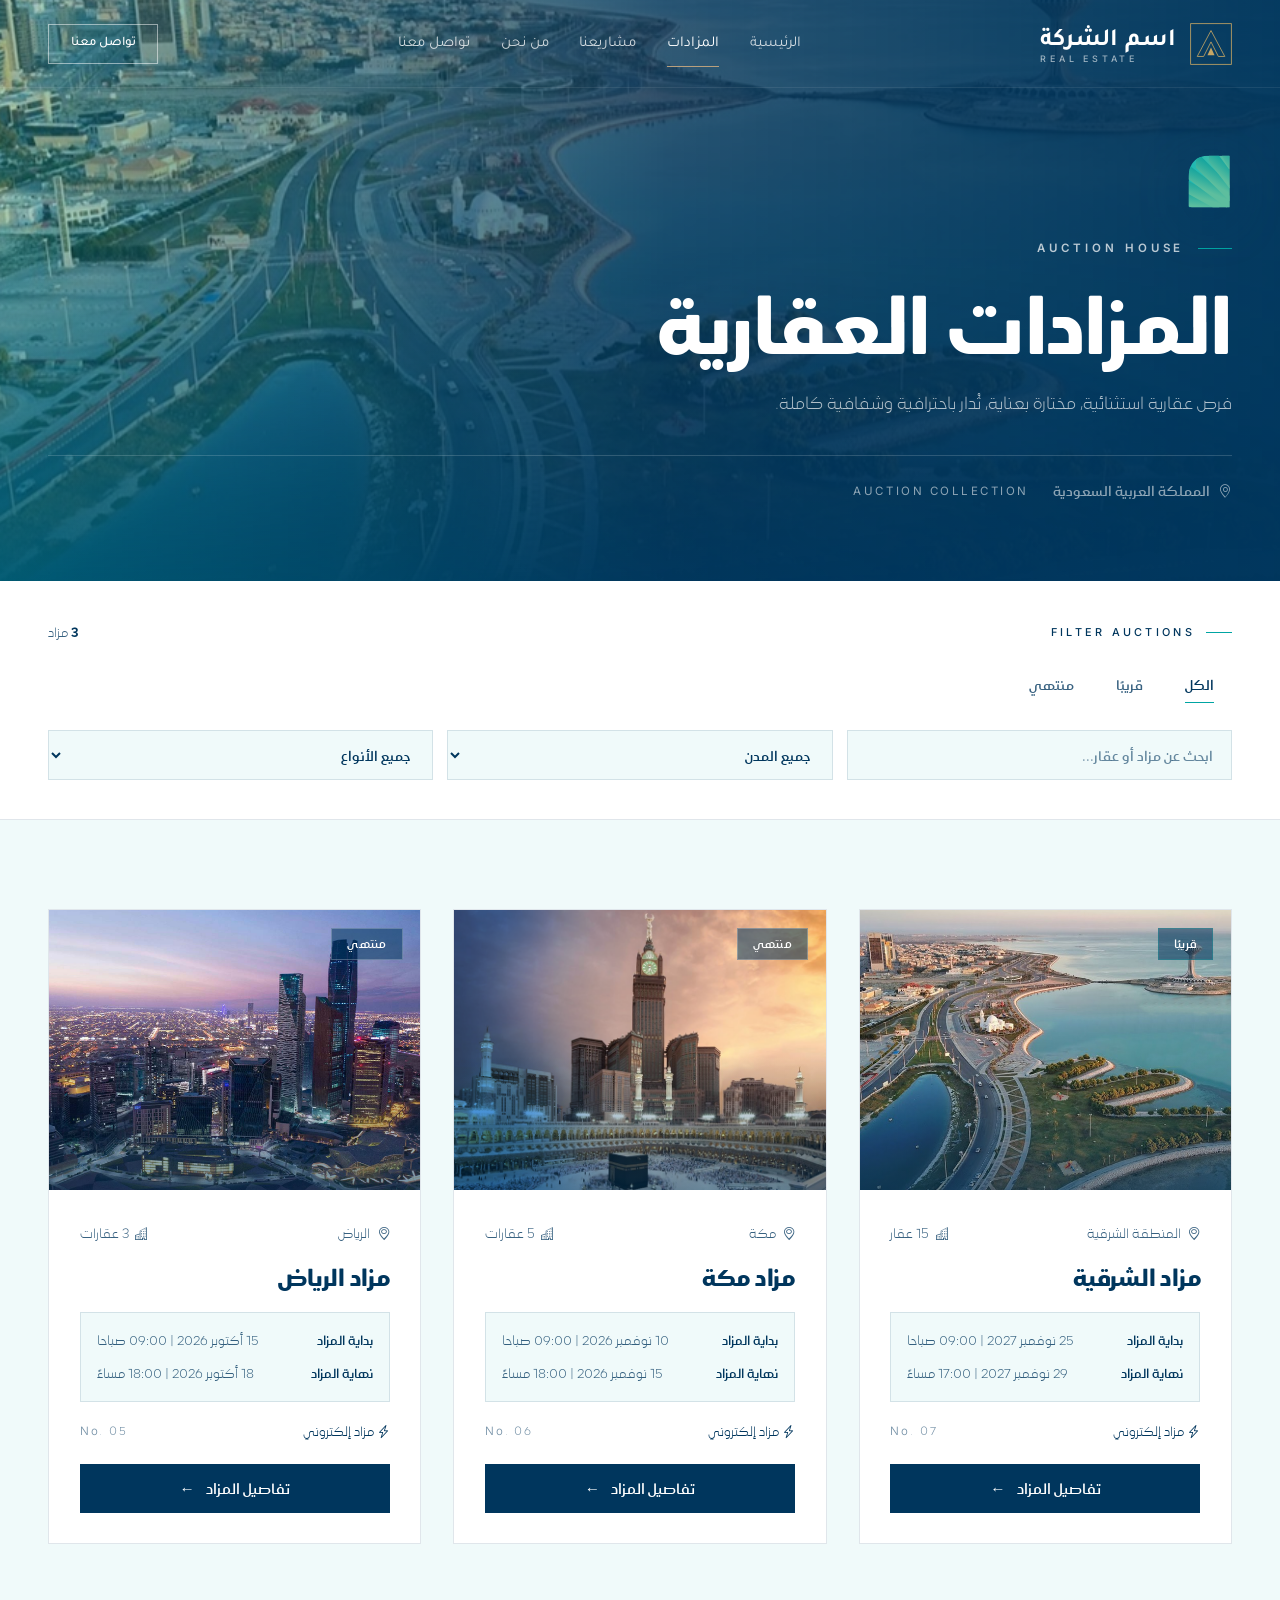
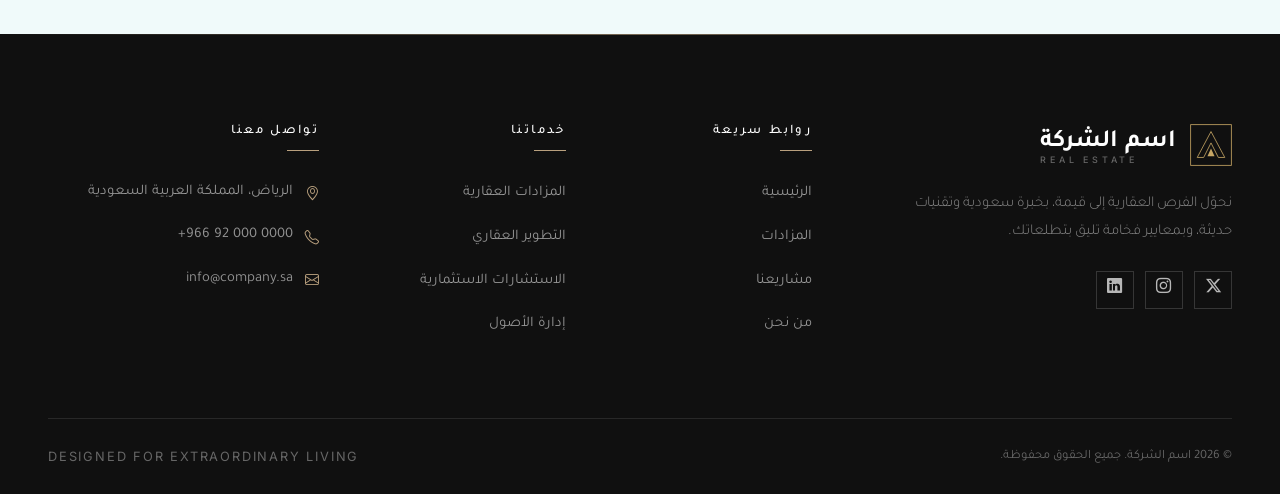
<file: auctions.html>
<!DOCTYPE html>
<html lang="ar" dir="rtl">
<head>
    <meta charset="UTF-8">
    <meta name="viewport" content="width=device-width, initial-scale=1.0">

    <title>المزادات العقارية | اسم الشركة</title>
    <meta name="description" content="اكتشف الفرص العقارية القادمة وشارك في مزادات اسم الشركة. فرص عقارية استثنائية تُدار باحترافية في السوق السعودي.">

    <meta property="og:title" content="المزادات العقارية | اسم الشركة">
    <meta property="og:description" content="فرص عقارية استثنائية تُدار باحترافية في السوق السعودي.">
    <meta property="og:image" content="assets/images/auctions/estithmar-mecca/main.png">
    <meta property="og:type" content="website">

    <link rel="icon" href="assets/logo/favicon.svg" type="image/svg+xml">
    <link rel="preload" href="infath-fonts/RuaqArabic-Light.ttf" as="font" type="font/ttf" crossorigin>
    <link rel="preload" href="infath-fonts/RuaqArabic-Medium.ttf" as="font" type="font/ttf" crossorigin>
    <link rel="preload" href="infath-fonts/RuaqArabic-Bold.ttf" as="font" type="font/ttf" crossorigin>
    <link rel="preload" href="infath-fonts/LamaSans-Regular.otf" as="font" type="font/otf" crossorigin>
    <link href="https://cdn.jsdelivr.net/npm/bootstrap-icons/font/bootstrap-icons.css" rel="stylesheet">
    <link rel="stylesheet" href="css/style.css?v=10">
    <script>document.documentElement.classList.add('js');</script>
</head>
<body>

    <!-- ============================ Header ============================ -->
    <header class="site-header">
        <div class="header-inner">
            <a class="brand" href="index.html" aria-label="اسم الشركة">
                <span class="brand-mark"><img src="assets/logo/brand-mark.svg" alt=""></span>
                <span class="brand-text">
                    <span class="brand-name">اسم الشركة</span>
                    <span class="brand-sub">Real Estate</span>
                </span>
            </a>

            <nav class="nav-menu" id="mainNav" aria-label="القائمة الرئيسية">
                <a href="index.html">الرئيسية</a>
                <a href="auctions.html">المزادات</a>
                <a href="projects.html">مشاريعنا</a>
                <a href="about.html">من نحن</a>
                <a href="contact.html">تواصل معنا</a>
            </nav>

            <div class="header-actions">
                <a href="contact.html" class="btn btn-outline-light btn-header">تواصل معنا</a>
                <button class="mobile-toggle" type="button" aria-label="فتح القائمة" aria-controls="mainNav" aria-expanded="false">
                    <span></span><span></span><span></span>
                </button>
            </div>
        </div>
    </header>

    <main>
        <!-- ============================ Hero ============================ -->
        <section class="page-hero page-hero--auction">
            <div class="page-hero-bg" style="background-image: url('assets/images/auctions/netaq-alsharkia/main.png');"></div>
            <div class="container page-hero-inner">
                <div class="auction-logo auction-logo--light">
                    <img src="assets/logo/auc.svg" alt="شعار المزاد" width="46" height="58">
                </div>
                <span class="eyebrow eyebrow-light">Auction House</span>
                <h1 class="page-hero-title">المزادات العقارية</h1>
                <p>فرص عقارية استثنائية، مختارة بعناية، تُدار باحترافية وشفافية كاملة.</p>
                <div class="page-hero-meta">
                    <span><i class="bi bi-geo-alt"></i> المملكة العربية السعودية</span>
                    <span class="latin" id="hero-auctions-count">Live Auctions</span>
                </div>
            </div>
        </section>

        <!-- =========================== Filters ========================== -->
        <section class="filters-section">
            <div class="filters-container">
                <div class="filters-head">
                    <span class="filter-label">Filter Auctions</span>
                    <span class="results-count" id="results-count"></span>
                </div>

                <div class="filters-top" id="status-filters">
                    <button class="filter-btn active" type="button" data-status="all">الكل</button>
                </div>

                <div class="filters-bottom">
                    <input type="text" id="search-input" class="filter-input" placeholder="ابحث عن مزاد أو عقار...">
                    <select id="city-filter" class="filter-select" aria-label="تصفية حسب المدينة">
                        <option value="all">جميع المدن</option>
                    </select>
                    <select id="type-filter" class="filter-select" aria-label="تصفية حسب النوع">
                        <option value="all">جميع الأنواع</option>
                    </select>
                </div>
            </div>
        </section>

        <!-- =========================== Grid ============================= -->
        <section class="auctions-page-wrapper">
            <div class="auctions-grid" id="auctions-page-grid"></div>
        </section>
    </main>

    <!-- ============================ Footer ============================ -->
    <footer class="site-footer">
        <div class="container">
            <div class="footer-grid">
                <div class="footer-brand">
                    <a class="brand" href="index.html" aria-label="اسم الشركة">
                        <span class="brand-mark"><img src="assets/logo/brand-mark.svg" alt=""></span>
                        <span class="brand-text">
                            <span class="brand-name">اسم الشركة</span>
                            <span class="brand-sub">Real Estate</span>
                        </span>
                    </a>
                    <p>نحوّل الفرص العقارية إلى قيمة، بخبرة سعودية وتقنيات حديثة، وبمعايير فخامة تليق بتطلعاتك.</p>
                    <div class="footer-social">
                        <a href="#" aria-label="X"><i class="bi bi-twitter-x"></i></a>
                        <a href="#" aria-label="Instagram"><i class="bi bi-instagram"></i></a>
                        <a href="#" aria-label="LinkedIn"><i class="bi bi-linkedin"></i></a>
                    </div>
                </div>

                <div>
                    <h4 class="footer-title">روابط سريعة</h4>
                    <ul class="footer-links">
                        <li><a href="index.html">الرئيسية</a></li>
                        <li><a href="auctions.html">المزادات</a></li>
                        <li><a href="projects.html">مشاريعنا</a></li>
                        <li><a href="about.html">من نحن</a></li>
                    </ul>
                </div>

                <div>
                    <h4 class="footer-title">خدماتنا</h4>
                    <ul class="footer-links">
                        <li><a href="auctions.html">المزادات العقارية</a></li>
                        <li><a href="projects.html">التطوير العقاري</a></li>
                        <li><a href="contact.html">الاستشارات الاستثمارية</a></li>
                        <li><a href="contact.html">إدارة الأصول</a></li>
                    </ul>
                </div>

                <div>
                    <h4 class="footer-title">تواصل معنا</h4>
                    <ul class="footer-contact">
                        <li><i class="bi bi-geo-alt"></i><span>الرياض، المملكة العربية السعودية</span></li>
                        <li><i class="bi bi-telephone"></i><a href="tel:+966920000000" dir="ltr">+966 92 000 0000</a></li>
                        <li><i class="bi bi-envelope"></i><a href="mailto:info@company.sa">info@company.sa</a></li>
                    </ul>
                </div>
            </div>

            <div class="footer-bottom">
                <span>© 2026 اسم الشركة. جميع الحقوق محفوظة.</span>
                <span class="latin">Designed for extraordinary living</span>
            </div>
        </div>
    </footer>

    <script src="js/data.js?v=10"></script>
    <script src="js/main.js?v=10"></script>
    <script>
        document.addEventListener('DOMContentLoaded', () => {
            const grid = document.getElementById('auctions-page-grid');
            const searchInput = document.getElementById('search-input');
            const cityFilter = document.getElementById('city-filter');
            const typeFilter = document.getElementById('type-filter');
            const statusFiltersContainer = document.getElementById('status-filters');
            const resultsCount = document.getElementById('results-count');

            if (typeof auctionsData === 'undefined') {
                grid.innerHTML = '<div class="no-results">جاري تحميل البيانات...</div>';
                return;
            }

            // 1) Auto status based on current date (shared helper from data.js)
            auctionsData.forEach((auction) => {
                auction.status = computeAuctionStatus(auction);
            });

            // 2) Dynamic filter buttons
            const uniqueStatuses = [...new Set(auctionsData.map((auction) => auction.status))];
            uniqueStatuses.forEach((status) => {
                if (!status) return;
                const btn = document.createElement('button');
                btn.className = 'filter-btn';
                btn.type = 'button';
                btn.setAttribute('data-status', status);
                btn.textContent = status;
                statusFiltersContainer.appendChild(btn);
            });

            // 3) Dynamic cities
            [...new Set(auctionsData.map((auction) => auction.location))].forEach((city) => {
                const option = document.createElement('option');
                option.value = city;
                option.textContent = city;
                cityFilter.appendChild(option);
            });

            // 4) Dynamic types
            [...new Set(auctionsData.map((auction) => auction.type))].forEach((type) => {
                const option = document.createElement('option');
                option.value = type;
                option.textContent = type;
                typeFilter.appendChild(option);
            });

            // 5) Render
            function renderAuctions(data) {
                grid.innerHTML = '';

                if (resultsCount) {
                    resultsCount.innerHTML = `<strong>${data.length}</strong> مزاد`;
                }

                if (data.length === 0) {
                    grid.innerHTML = '<div class="no-results">لم نتمكن من العثور على مزادات تطابق بحثك.</div>';
                    return;
                }

                data.forEach((auction, index) => {
                    grid.insertAdjacentHTML('beforeend', auctionCardHTML(auction, index));
                });

                window.observeReveals?.();
            }

            // 6) Filtering
            function applyFilters() {
                const activeBtn = document.querySelector('.filter-btn.active');
                if (!activeBtn) return;

                const activeStatus = activeBtn.getAttribute('data-status');
                const searchTerm = searchInput.value.trim().toLowerCase();
                const selectedCity = cityFilter.value;
                const selectedType = typeFilter.value;

                const filteredData = auctionsData.filter((auction) => {
                    const matchStatus = activeStatus === 'all' || auction.status === activeStatus;
                    const matchSearch = !searchTerm
                        || auction.title.toLowerCase().includes(searchTerm)
                        || auction.location.toLowerCase().includes(searchTerm);
                    const matchCity = selectedCity === 'all' || auction.location === selectedCity;
                    const matchType = selectedType === 'all' || auction.type === selectedType;

                    return matchStatus && matchSearch && matchCity && matchType;
                });

                renderAuctions(filteredData);
            }

            // 7) Event listeners
            document.querySelectorAll('.filter-btn').forEach((btn) => {
                btn.addEventListener('click', (event) => {
                    document.querySelectorAll('.filter-btn').forEach((b) => b.classList.remove('active'));
                    event.currentTarget.classList.add('active');
                    applyFilters();
                });
            });

            searchInput.addEventListener('input', applyFilters);
            cityFilter.addEventListener('change', applyFilters);
            typeFilter.addEventListener('change', applyFilters);

            // 8) Initial render
            renderAuctions(auctionsData);

            const heroCount = document.getElementById('hero-auctions-count');
            if (heroCount) {
                const activeCount = auctionsData.filter((a) => a.status === 'جاري').length;
                heroCount.textContent = activeCount === 0
                    ? 'Auction Collection'
                    : `${activeCount} Live Auction${activeCount === 1 ? '' : 's'}`;
            }
        });
    </script>
</body>
</html>
</file>
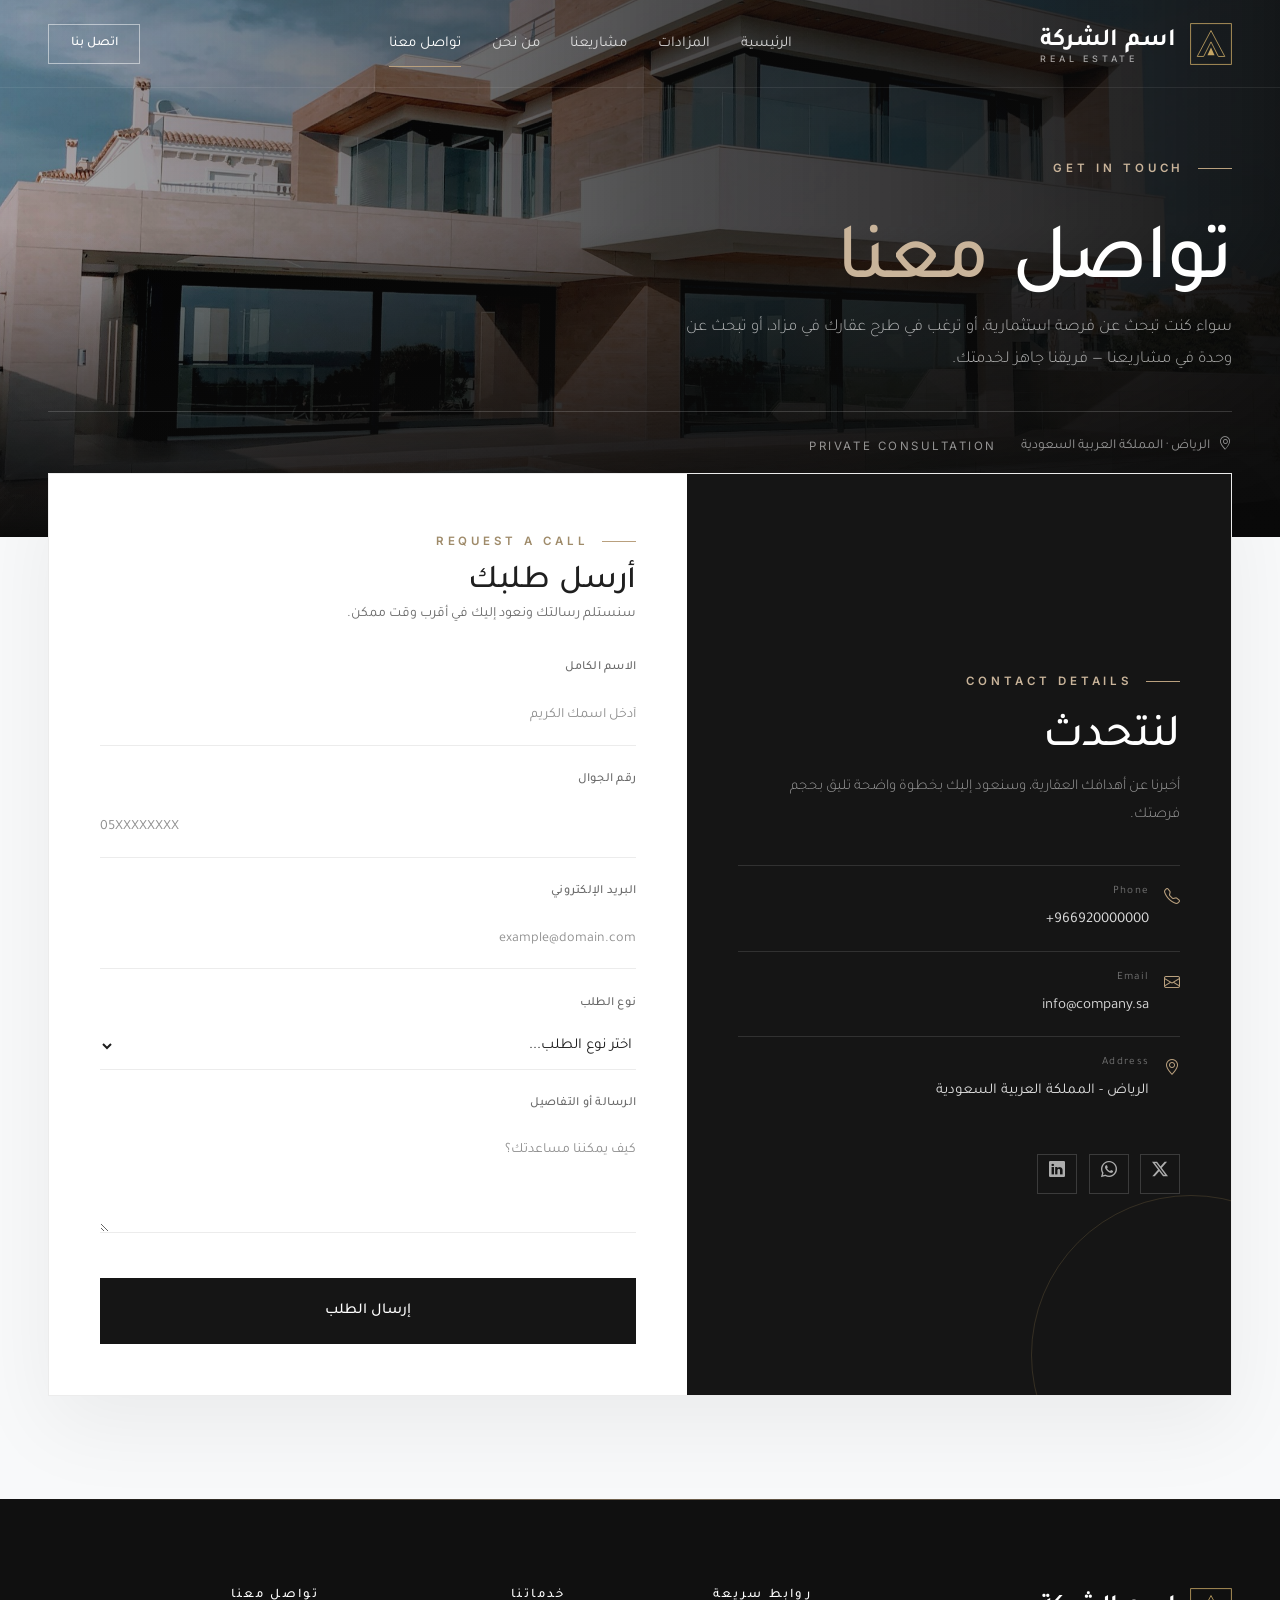
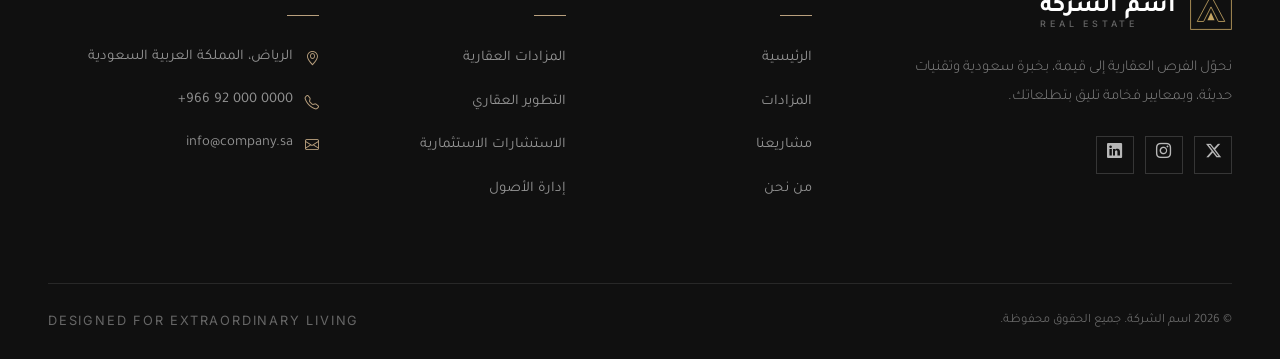
<file: contact.html>
<!DOCTYPE html>
<html lang="ar" dir="rtl">
<head>
    <meta charset="UTF-8">
    <meta name="viewport" content="width=device-width, initial-scale=1.0">

    <title>تواصل معنا | اسم الشركة · الفخامة العقارية</title>
    <meta name="description" content="تواصل مع فريق اسم الشركة للاستشارات العقارية، المزادات، التطوير، وطرح الأصول. نحن جاهزون لخدمتك.">

    <meta property="og:title" content="تواصل معنا | اسم الشركة">
    <meta property="og:description" content="فريقنا جاهز لخدمتك في المزادات العقارية والتطوير والاستشارات.">
    <meta property="og:image" content="assets/images/development/aqaronaresidence1/residence-01.jpg">
    <meta property="og:type" content="website">

    <link rel="icon" href="assets/logo/favicon.svg" type="image/svg+xml">
    <link rel="preload" href="infath-fonts/RuaqArabic-Light.ttf" as="font" type="font/ttf" crossorigin>
    <link rel="preload" href="infath-fonts/RuaqArabic-Medium.ttf" as="font" type="font/ttf" crossorigin>
    <link rel="preload" href="infath-fonts/RuaqArabic-Bold.ttf" as="font" type="font/ttf" crossorigin>
    <link rel="preload" href="infath-fonts/LamaSans-Regular.otf" as="font" type="font/otf" crossorigin>
    <link href="https://cdn.jsdelivr.net/npm/bootstrap-icons/font/bootstrap-icons.css" rel="stylesheet">
    <link rel="stylesheet" href="css/style.css?v=10">
    <script>document.documentElement.classList.add('js');</script>
</head>
<body>

    <!-- ============================ Header ============================ -->
    <header class="site-header">
        <div class="header-inner">
            <a class="brand" href="index.html" aria-label="اسم الشركة">
                <span class="brand-mark"><img src="assets/logo/brand-mark.svg" alt=""></span>
                <span class="brand-text">
                    <span class="brand-name">اسم الشركة</span>
                    <span class="brand-sub">Real Estate</span>
                </span>
            </a>

            <nav class="nav-menu" id="mainNav" aria-label="القائمة الرئيسية">
                <a href="index.html">الرئيسية</a>
                <a href="auctions.html">المزادات</a>
                <a href="projects.html">مشاريعنا</a>
                <a href="about.html">من نحن</a>
                <a href="contact.html">تواصل معنا</a>
            </nav>

            <div class="header-actions">
                <a href="tel:+966920000000" class="btn btn-outline-light btn-header">اتصل بنا</a>
                <button class="mobile-toggle" type="button" aria-label="فتح القائمة" aria-controls="mainNav" aria-expanded="false">
                    <span></span><span></span><span></span>
                </button>
            </div>
        </div>
    </header>

    <main>
        <!-- ============================ Hero ============================ -->
        <section class="page-hero contact-hero">
            <div class="page-hero-bg" style="background-image: url('assets/images/development/aqaronaresidence1/residence-01.jpg');"></div>
            <div class="container page-hero-inner">
                <span class="eyebrow eyebrow-light">Get in touch</span>
                <h1 class="page-hero-title">تواصل <span class="gold">معنا</span></h1>
                <p>
                    سواء كنت تبحث عن فرصة استثمارية، أو ترغب في طرح عقارك في مزاد،
                    أو تبحث عن وحدة في مشاريعنا — فريقنا جاهز لخدمتك.
                </p>
                <div class="page-hero-meta">
                    <span><i class="bi bi-geo-alt"></i> الرياض · المملكة العربية السعودية</span>
                    <span class="latin">Private Consultation</span>
                </div>
            </div>
        </section>

        <!-- ========================== Contact ========================== -->
        <section class="contact-wrapper">
            <div class="contact-container" data-reveal="zoom">
                <!-- Contact Details -->
                <div class="contact-info">
                    <span class="eyebrow eyebrow-light">Contact Details</span>
                    <h2>لنتحدث</h2>
                    <p>
                        أخبرنا عن أهدافك العقارية، وسنعود إليك بخطوة واضحة
                        تليق بحجم فرصتك.
                    </p>

                    <div class="contact-detail">
                        <i class="bi bi-telephone"></i>
                        <div>
                            <span class="detail-label">Phone</span>
                            <span class="detail-value" dir="ltr"><a id="page-phone" href="tel:+966920000000">+966 92 000 0000</a></span>
                        </div>
                    </div>
                    <div class="contact-detail">
                        <i class="bi bi-envelope"></i>
                        <div>
                            <span class="detail-label">Email</span>
                            <span class="detail-value"><a id="page-email" href="mailto:info@company.sa">info@company.sa</a></span>
                        </div>
                    </div>
                    <div class="contact-detail">
                        <i class="bi bi-geo-alt"></i>
                        <div>
                            <span class="detail-label">Address</span>
                            <span class="detail-value" id="page-address" dir="rtl">الرياض - المملكة العربية السعودية</span>
                        </div>
                    </div>

                    <div class="contact-socials">
                        <a href="#" id="page-x" target="_blank" rel="noopener" aria-label="X"><i class="bi bi-twitter-x"></i></a>
                        <a href="https://wa.me/966500000000" id="page-whatsapp" target="_blank" rel="noopener" aria-label="WhatsApp"><i class="bi bi-whatsapp"></i></a>
                        <a href="#" aria-label="LinkedIn"><i class="bi bi-linkedin"></i></a>
                    </div>
                </div>

                <!-- Form -->
                <div class="contact-form-container">
                    <div class="contact-form-head">
                        <span class="eyebrow">Request a call</span>
                        <h2>أرسل طلبك</h2>
                        <p>سنستلم رسالتك ونعود إليك في أقرب وقت ممكن.</p>
                    </div>

                    <form action="https://formspree.io/f/xldqqkqe" method="POST" id="contact-form">
                        <div class="form-group">
                            <label for="name">الاسم الكامل</label>
                            <input type="text" name="name" id="name" class="form-control" placeholder="أدخل اسمك الكريم" required>
                        </div>
                        <div class="form-group">
                            <label for="phone">رقم الجوال</label>
                            <input type="tel" name="phone" id="phone" class="form-control" placeholder="05XXXXXXXX" required>
                        </div>
                        <div class="form-group">
                            <label for="email">البريد الإلكتروني</label>
                            <input type="email" name="email" id="email" class="form-control" placeholder="example@domain.com" required>
                        </div>
                        <div class="form-group">
                            <label for="request-type">نوع الطلب</label>
                            <select name="request-type" id="request-type" class="form-control" required>
                                <option value="" disabled selected>اختر نوع الطلب...</option>
                                <option value="شراء عقار">شراء عقار</option>
                                <option value="استثمار">استثمار</option>
                                <option value="مزاد">مشاركة / طرح مزاد</option>
                                <option value="مشروع تطوير">مشروع تطوير</option>
                                <option value="شراكة">شراكة تجارية</option>
                                <option value="أخرى">أخرى</option>
                            </select>
                        </div>
                        <div class="form-group">
                            <label for="message">الرسالة أو التفاصيل</label>
                            <textarea name="message" id="message" class="form-control" placeholder="كيف يمكننا مساعدتك؟" required></textarea>
                        </div>

                        <p class="form-status" id="form-status" role="status" aria-live="polite"></p>
                        <button type="submit" class="submit-btn">إرسال الطلب</button>
                    </form>
                </div>
            </div>
        </section>
    </main>

    <!-- ============================ Footer ============================ -->
    <footer class="site-footer">
        <div class="container">
            <div class="footer-grid">
                <div class="footer-brand">
                    <a class="brand" href="index.html" aria-label="اسم الشركة">
                        <span class="brand-mark"><img src="assets/logo/brand-mark.svg" alt=""></span>
                        <span class="brand-text">
                            <span class="brand-name">اسم الشركة</span>
                            <span class="brand-sub">Real Estate</span>
                        </span>
                    </a>
                    <p>نحوّل الفرص العقارية إلى قيمة، بخبرة سعودية وتقنيات حديثة، وبمعايير فخامة تليق بتطلعاتك.</p>
                    <div class="footer-social">
                        <a href="#" aria-label="X"><i class="bi bi-twitter-x"></i></a>
                        <a href="#" aria-label="Instagram"><i class="bi bi-instagram"></i></a>
                        <a href="#" aria-label="LinkedIn"><i class="bi bi-linkedin"></i></a>
                    </div>
                </div>

                <div>
                    <h4 class="footer-title">روابط سريعة</h4>
                    <ul class="footer-links">
                        <li><a href="index.html">الرئيسية</a></li>
                        <li><a href="auctions.html">المزادات</a></li>
                        <li><a href="projects.html">مشاريعنا</a></li>
                        <li><a href="about.html">من نحن</a></li>
                    </ul>
                </div>

                <div>
                    <h4 class="footer-title">خدماتنا</h4>
                    <ul class="footer-links">
                        <li><a href="auctions.html">المزادات العقارية</a></li>
                        <li><a href="projects.html">التطوير العقاري</a></li>
                        <li><a href="contact.html">الاستشارات الاستثمارية</a></li>
                        <li><a href="contact.html">إدارة الأصول</a></li>
                    </ul>
                </div>

                <div>
                    <h4 class="footer-title">تواصل معنا</h4>
                    <ul class="footer-contact">
                        <li><i class="bi bi-geo-alt"></i><span>الرياض، المملكة العربية السعودية</span></li>
                        <li><i class="bi bi-telephone"></i><a href="tel:+966920000000" dir="ltr">+966 92 000 0000</a></li>
                        <li><i class="bi bi-envelope"></i><a href="mailto:info@company.sa">info@company.sa</a></li>
                    </ul>
                </div>
            </div>

            <div class="footer-bottom">
                <span>© 2026 اسم الشركة. جميع الحقوق محفوظة.</span>
                <span class="latin">Designed for extraordinary living</span>
            </div>
        </div>
    </footer>

    <script src="js/data.js?v=10"></script>
    <script src="js/main.js?v=10"></script>
    <script>
        document.addEventListener('DOMContentLoaded', () => {
            // Inject contact data from data.js
            if (typeof contactData !== 'undefined') {
                const phone = document.getElementById('page-phone');
                const email = document.getElementById('page-email');
                const address = document.getElementById('page-address');

                if (phone) {
                    phone.textContent = contactData.phone;
                    phone.href = `tel:${String(contactData.phone).replace(/\s/g, '')}`;
                }
                if (email) {
                    email.textContent = contactData.email;
                    email.href = `mailto:${contactData.email}`;
                }
                if (address) address.textContent = contactData.address;

                const whatsapp = document.getElementById('page-whatsapp');
                if (whatsapp && contactData.whatsapp) {
                    whatsapp.href = `https://wa.me/${String(contactData.whatsapp).replace(/\D/g, '')}`;
                }

                const xLink = document.getElementById('page-x');
                if (xLink && contactData.social?.x && contactData.social.x !== '#') {
                    xLink.href = contactData.social.x;
                }
            }

            const form = document.getElementById('contact-form');
            const status = document.getElementById('form-status');

            form?.addEventListener('submit', async (e) => {
                e.preventDefault();

                const button = form.querySelector('.submit-btn');
                const originalText = button.textContent;

                status.textContent = '';
                status.className = 'form-status';
                button.textContent = 'جاري الإرسال...';
                button.disabled = true;

                try {
                    const response = await fetch(form.action, {
                        method: form.method,
                        body: new FormData(form),
                        headers: { 'Accept': 'application/json' }
                    });

                    if (response.ok) {
                        status.textContent = 'تم استلام طلبك بنجاح. سنتواصل معك قريبًا.';
                        status.classList.add('is-success');
                        form.reset();
                    } else {
                        status.textContent = 'حدث خطأ أثناء الإرسال، يرجى المحاولة مرة أخرى.';
                        status.classList.add('is-error');
                    }
                } catch (error) {
                    status.textContent = 'تأكد من اتصالك بالإنترنت وحاول مجددًا.';
                    status.classList.add('is-error');
                } finally {
                    button.textContent = originalText;
                    button.disabled = false;
                }
            });
        });
    </script>
</body>
</html>
</file>
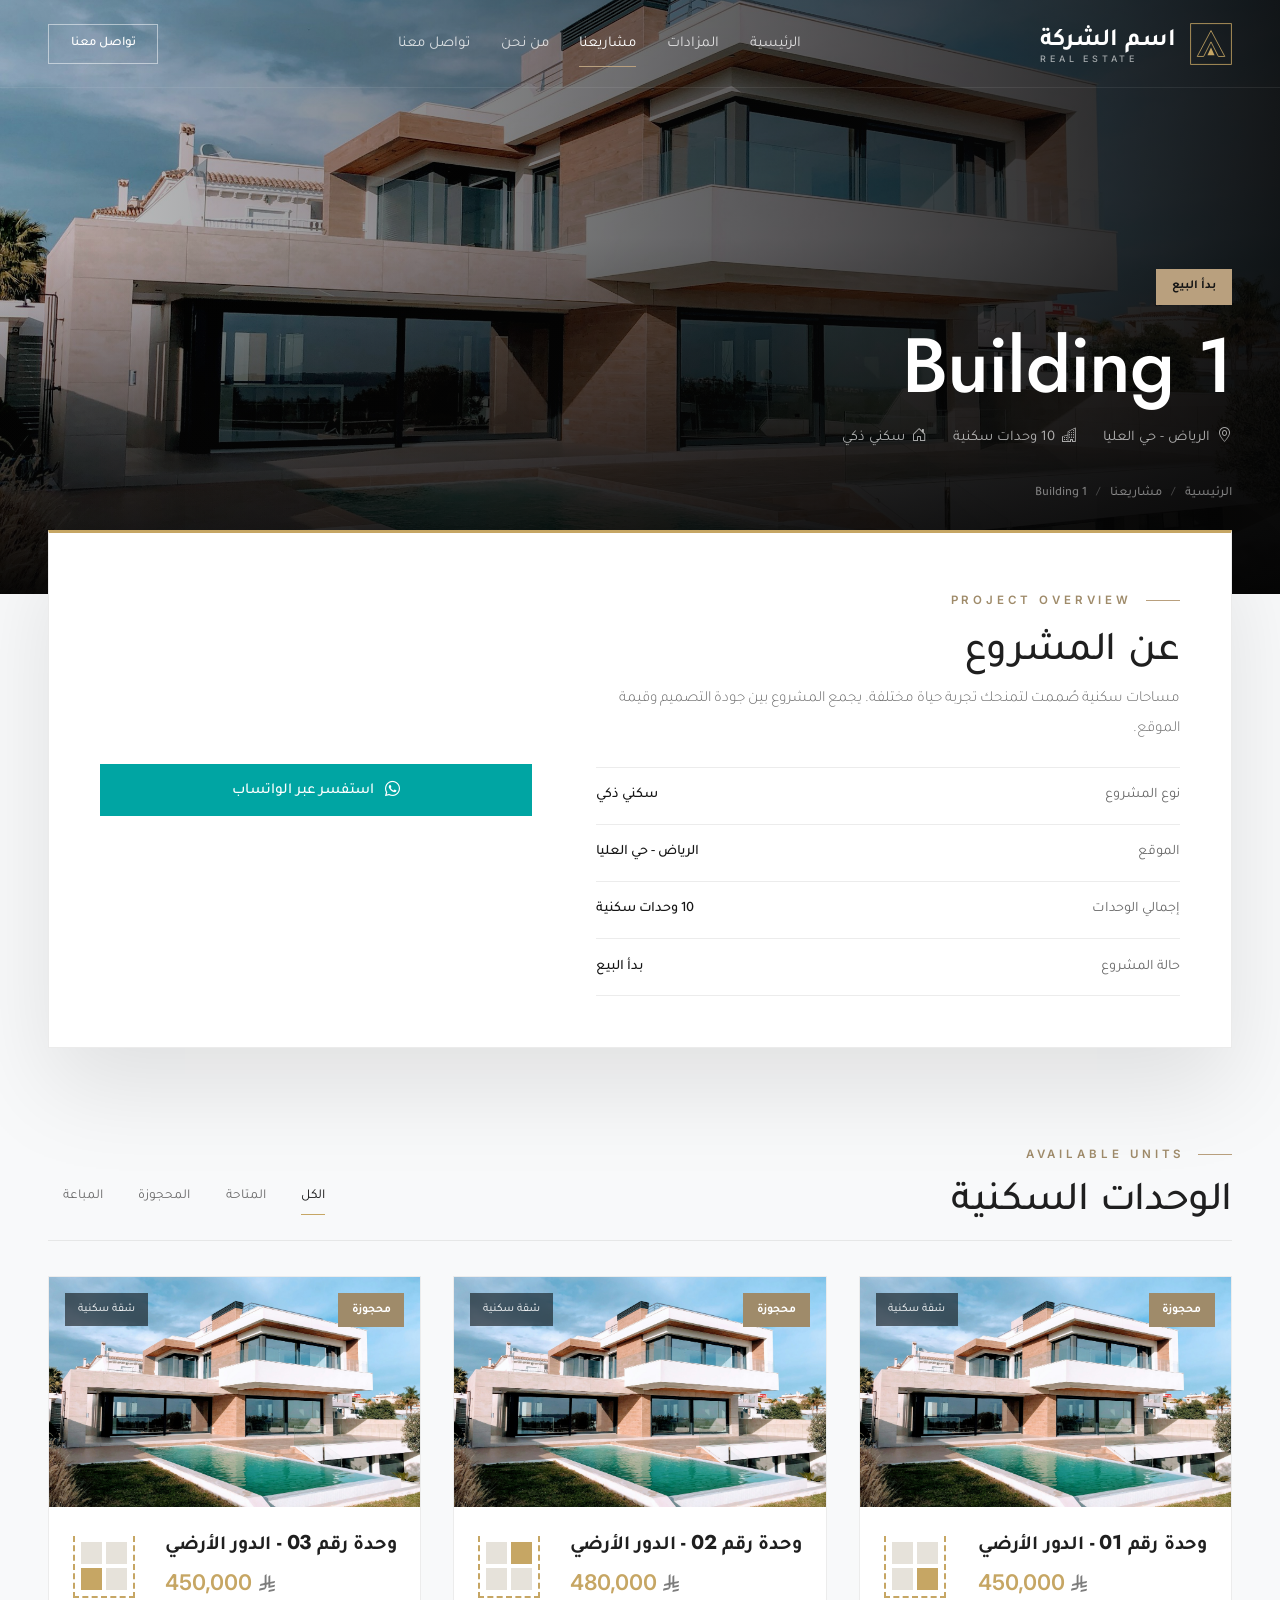
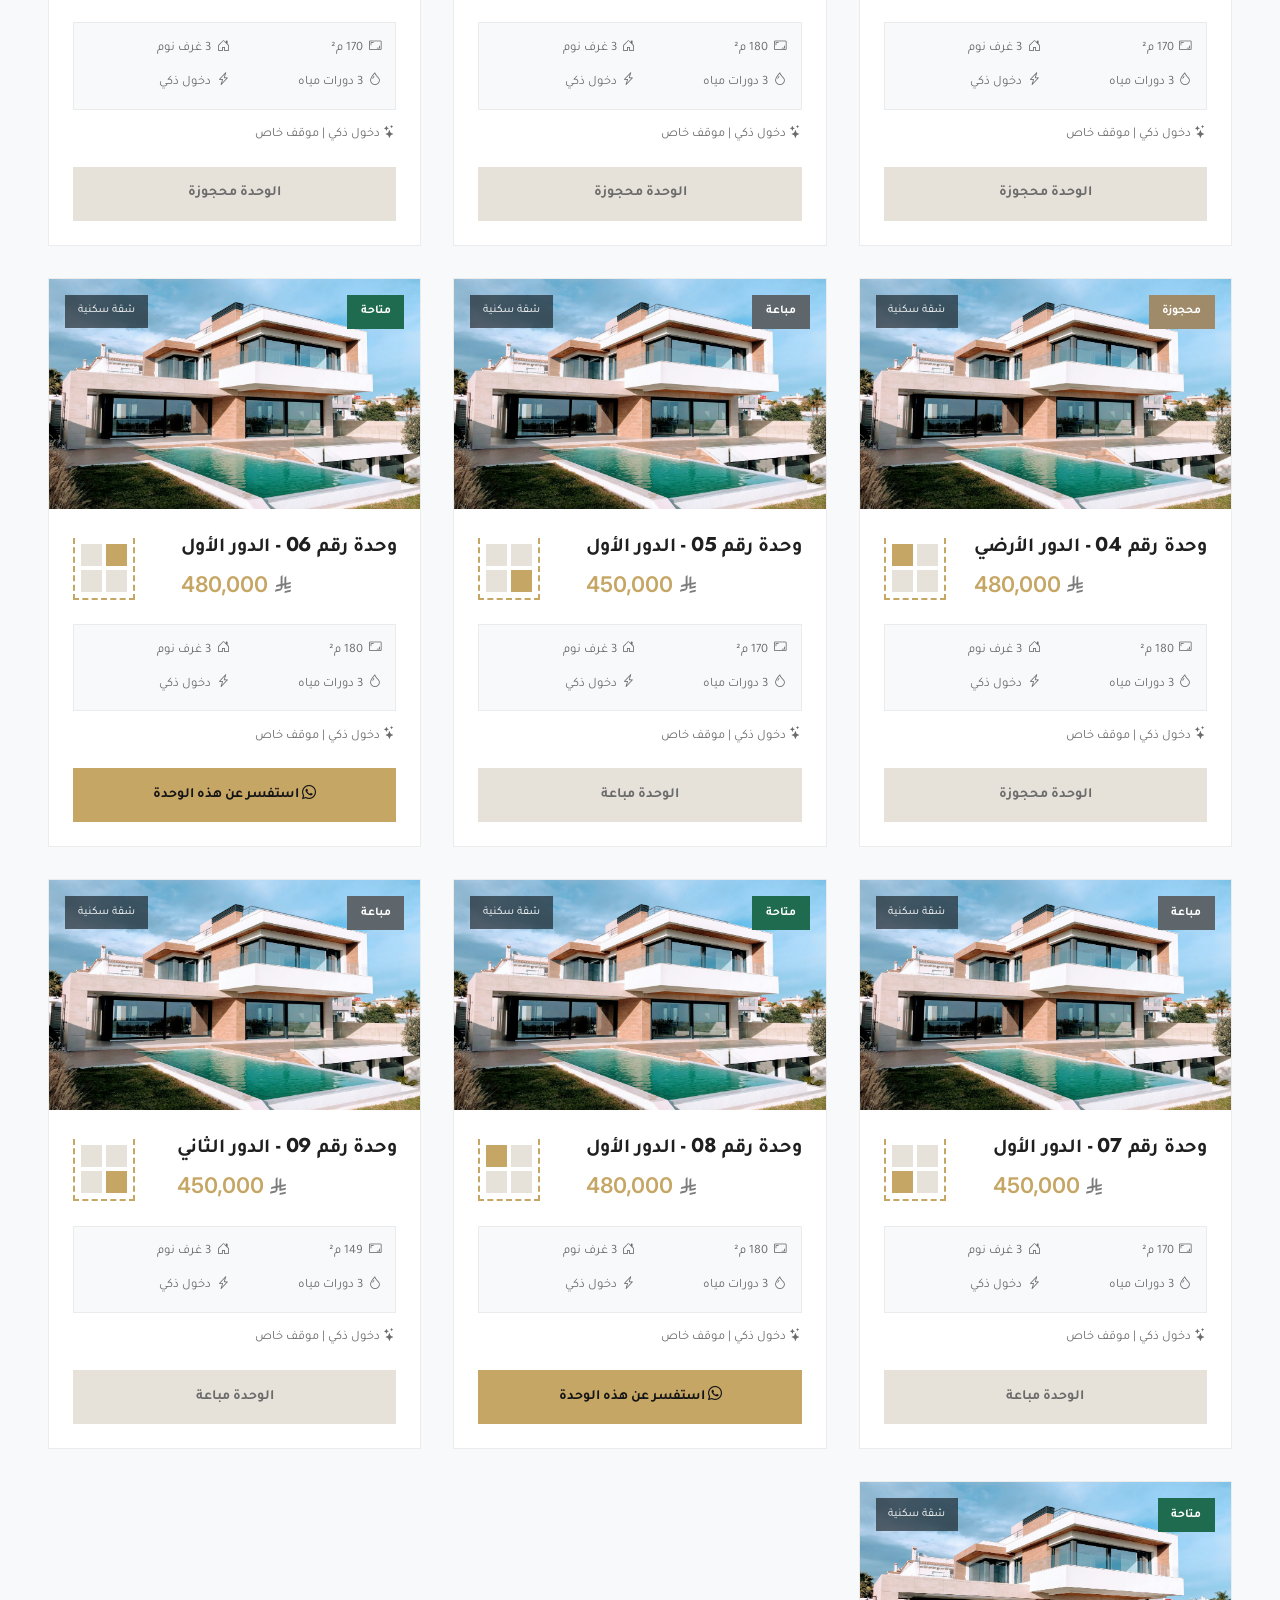
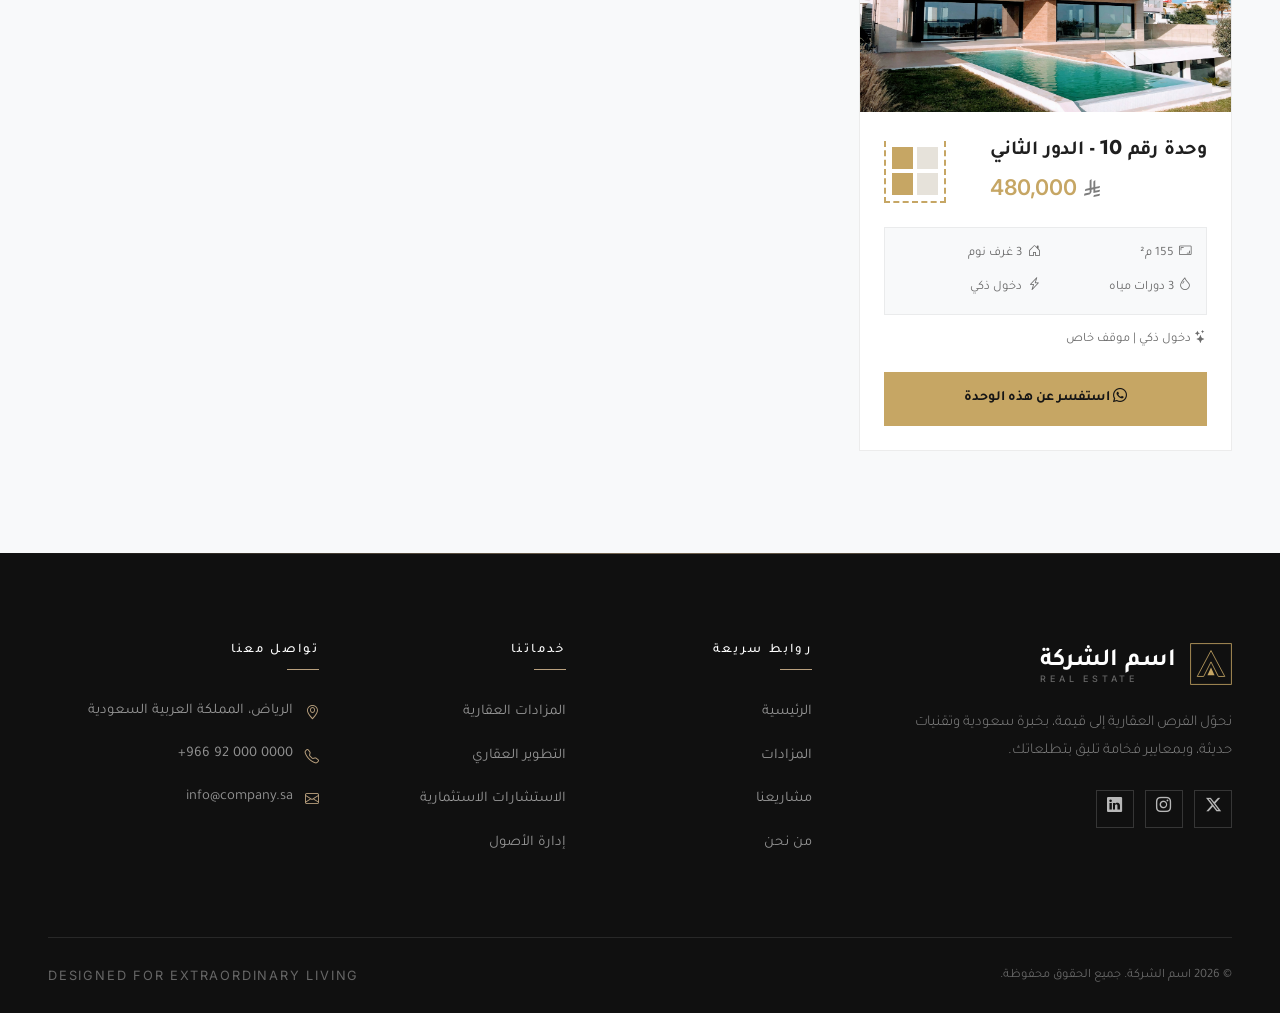
<file: project-details.html>
<!DOCTYPE html>
<html lang="ar" dir="rtl">
<head>
    <meta charset="UTF-8">
    <meta name="viewport" content="width=device-width, initial-scale=1.0">

    <title>تفاصيل المشروع | اسم الشركة</title>
    <meta name="description" content="تفاصيل المشروع، الوحدات السكنية المتاحة، والمواصفات الكاملة.">

    <meta property="og:title" content="تفاصيل المشروع | اسم الشركة">
    <meta property="og:description" content="تفاصيل المشروع والوحدات السكنية المتاحة والمواصفات الكاملة.">
    <meta property="og:image" content="assets/images/development/aqaronaresidence1/residence-01.jpg">
    <meta property="og:type" content="website">

    <link rel="icon" href="assets/logo/favicon.svg" type="image/svg+xml">
    <link rel="preload" href="infath-fonts/RuaqArabic-Light.ttf" as="font" type="font/ttf" crossorigin>
    <link rel="preload" href="infath-fonts/RuaqArabic-Medium.ttf" as="font" type="font/ttf" crossorigin>
    <link rel="preload" href="infath-fonts/RuaqArabic-Bold.ttf" as="font" type="font/ttf" crossorigin>
    <link rel="preload" href="infath-fonts/LamaSans-Regular.otf" as="font" type="font/otf" crossorigin>
    <link href="https://cdn.jsdelivr.net/npm/bootstrap-icons/font/bootstrap-icons.css" rel="stylesheet">
    <link rel="stylesheet" href="css/style.css?v=10">
    <script>document.documentElement.classList.add('js');</script>
</head>
<body>

    <!-- ============================ Header ============================ -->
    <header class="site-header">
        <div class="header-inner">
            <a class="brand" href="index.html" aria-label="اسم الشركة">
                <span class="brand-mark"><img src="assets/logo/brand-mark.svg" alt=""></span>
                <span class="brand-text">
                    <span class="brand-name">اسم الشركة</span>
                    <span class="brand-sub">Real Estate</span>
                </span>
            </a>

            <nav class="nav-menu" id="mainNav" aria-label="القائمة الرئيسية">
                <a href="index.html">الرئيسية</a>
                <a href="auctions.html">المزادات</a>
                <a href="projects.html">مشاريعنا</a>
                <a href="about.html">من نحن</a>
                <a href="contact.html">تواصل معنا</a>
            </nav>

            <div class="header-actions">
                <a href="contact.html" class="btn btn-outline-light btn-header">تواصل معنا</a>
                <button class="mobile-toggle" type="button" aria-label="فتح القائمة" aria-controls="mainNav" aria-expanded="false">
                    <span></span><span></span><span></span>
                </button>
            </div>
        </div>
    </header>

    <main id="project-dynamic-content">
        <section class="project-hero">
            <div class="container">
                <h1>جاري تحميل تفاصيل المشروع...</h1>
            </div>
        </section>
    </main>

    <!-- ============================ Footer ============================ -->
    <footer class="site-footer">
        <div class="container">
            <div class="footer-grid">
                <div class="footer-brand">
                    <a class="brand" href="index.html" aria-label="اسم الشركة">
                        <span class="brand-mark"><img src="assets/logo/brand-mark.svg" alt=""></span>
                        <span class="brand-text">
                            <span class="brand-name">اسم الشركة</span>
                            <span class="brand-sub">Real Estate</span>
                        </span>
                    </a>
                    <p>نحوّل الفرص العقارية إلى قيمة، بخبرة سعودية وتقنيات حديثة، وبمعايير فخامة تليق بتطلعاتك.</p>
                    <div class="footer-social">
                        <a href="#" aria-label="X"><i class="bi bi-twitter-x"></i></a>
                        <a href="#" aria-label="Instagram"><i class="bi bi-instagram"></i></a>
                        <a href="#" aria-label="LinkedIn"><i class="bi bi-linkedin"></i></a>
                    </div>
                </div>

                <div>
                    <h4 class="footer-title">روابط سريعة</h4>
                    <ul class="footer-links">
                        <li><a href="index.html">الرئيسية</a></li>
                        <li><a href="auctions.html">المزادات</a></li>
                        <li><a href="projects.html">مشاريعنا</a></li>
                        <li><a href="about.html">من نحن</a></li>
                    </ul>
                </div>

                <div>
                    <h4 class="footer-title">خدماتنا</h4>
                    <ul class="footer-links">
                        <li><a href="auctions.html">المزادات العقارية</a></li>
                        <li><a href="projects.html">التطوير العقاري</a></li>
                        <li><a href="contact.html">الاستشارات الاستثمارية</a></li>
                        <li><a href="contact.html">إدارة الأصول</a></li>
                    </ul>
                </div>

                <div>
                    <h4 class="footer-title">تواصل معنا</h4>
                    <ul class="footer-contact">
                        <li><i class="bi bi-geo-alt"></i><span>الرياض، المملكة العربية السعودية</span></li>
                        <li><i class="bi bi-telephone"></i><a href="tel:+966920000000" dir="ltr">+966 92 000 0000</a></li>
                        <li><i class="bi bi-envelope"></i><a href="mailto:info@company.sa">info@company.sa</a></li>
                    </ul>
                </div>
            </div>

            <div class="footer-bottom">
                <span>© 2026 اسم الشركة. جميع الحقوق محفوظة.</span>
                <span class="latin">Designed for extraordinary living</span>
            </div>
        </div>
    </footer>

    <script src="js/data.js?v=10"></script>
    <script src="js/main.js?v=10"></script>
    <script>
        document.addEventListener('DOMContentLoaded', () => {
            const urlParams = new URLSearchParams(window.location.search);
            const projectId = urlParams.get('id') ? parseInt(urlParams.get('id')) : 1;

            const project = projectsData.find((p) => p.id === projectId);
            const units = projectUnitsData.filter((u) => u.projectId === projectId);

            if (!project) {
                document.getElementById('project-dynamic-content').innerHTML =
                    '<section class="project-hero"><div class="container"><h1>المشروع غير موجود</h1></div></section>';
                return;
            }

            renderProjectDetails(project, units);
        });

        function renderProjectDetails(project, units) {
            const mainContainer = document.getElementById('project-dynamic-content');
            const accentColor = project.brandColor || '#C6A664';
            document.documentElement.style.setProperty('--proj-accent', accentColor);

            const contact = typeof contactData !== 'undefined' ? contactData : {};
            const rawWhatsapp = project.whatsappNumber && project.whatsappNumber !== '#'
                ? project.whatsappNumber
                : (contact.whatsapp || '+966500000000');
            const waNumber = String(rawWhatsapp).replace(/\D/g, '');

            const whatsappMsg = encodeURIComponent(`السلام عليكم، أود الاستفسار عن مشروع ${project.title}`);
            const whatsappUrl = `https://wa.me/${waNumber}?text=${whatsappMsg}`;
            const hasBrochure = project.brochureLink && project.brochureLink !== '#';
            const hasMap = project.locationMapLink && project.locationMapLink !== '#';

            mainContainer.innerHTML = `
                <section class="project-hero" style="background-image: url('${project.image}');">
                    <div class="container">
                        <span class="project-status-badge" data-reveal>${project.status}</span>
                        <h1 data-reveal data-delay="80">${project.title}</h1>
                        <div class="project-hero-meta" data-reveal data-delay="150">
                            <span><i class="bi bi-geo-alt"></i> ${project.location}</span>
                            <span><i class="bi bi-buildings"></i> ${project.unitsCount}</span>
                            <span><i class="bi bi-house-door"></i> ${project.type}</span>
                        </div>
                        <div class="breadcrumb" data-reveal data-delay="210">
                            <a href="index.html">الرئيسية</a>
                            <span class="sep">/</span>
                            <a href="projects.html">مشاريعنا</a>
                            <span class="sep">/</span>
                            <span>${project.title}</span>
                        </div>
                    </div>
                </section>

                <section class="project-detail-wrapper">
                    <div class="project-overview-card" data-reveal>
                        <div class="project-overview-info">
                            <span class="eyebrow">Project Overview</span>
                            <h2>عن المشروع</h2>
                            <p>${project.description}</p>
                            <div class="proj-meta-list">
                                <div class="proj-meta-item"><span>نوع المشروع</span> <strong>${project.type}</strong></div>
                                <div class="proj-meta-item"><span>الموقع</span> <strong>${project.location}</strong></div>
                                <div class="proj-meta-item"><span>إجمالي الوحدات</span> <strong>${project.unitsCount}</strong></div>
                                <div class="proj-meta-item"><span>حالة المشروع</span> <strong>${project.status}</strong></div>
                            </div>
                        </div>

                        <div class="proj-action-btns">
                            ${hasBrochure ? `<a href="${project.brochureLink}" target="_blank" rel="noopener" class="btn btn-ink"><i class="bi bi-file-earmark-pdf" aria-hidden="true"></i> تحميل بروشور المشروع (PDF)</a>` : ''}
                            ${hasMap ? `<a href="${project.locationMapLink}" target="_blank" rel="noopener" class="btn btn-outline"><i class="bi bi-geo-alt" aria-hidden="true"></i> موقع المشروع على الخريطة</a>` : ''}
                            <a href="${whatsappUrl}" target="_blank" rel="noopener" class="btn btn-whatsapp"><i class="bi bi-whatsapp" aria-hidden="true"></i> استفسر عبر الواتساب</a>
                        </div>
                    </div>

                    <div class="units-section">
                        <div class="units-header" data-reveal>
                            <div>
                                <span class="eyebrow">Available Units</span>
                                <h3>الوحدات السكنية</h3>
                            </div>
                            <div class="unit-filters" id="unit-filters">
                                <button class="unit-filter-btn active" type="button" data-status="all">الكل</button>
                                <button class="unit-filter-btn" type="button" data-status="متاحة">المتاحة</button>
                                <button class="unit-filter-btn" type="button" data-status="محجوزة">المحجوزة</button>
                                <button class="unit-filter-btn" type="button" data-status="مباعة">المباعة</button>
                            </div>
                        </div>

                        <div class="units-grid" id="units-grid"></div>
                    </div>
                </section>
            `;

            initUnitsGrid(project, units, accentColor);
        }

        function initUnitsGrid(project, units, accentColor) {
            const grid = document.getElementById('units-grid');
            const filterBtns = document.querySelectorAll('.unit-filter-btn');
            const contact = typeof contactData !== 'undefined' ? contactData : {};
            const rawWhatsapp = project.whatsappNumber && project.whatsappNumber !== '#'
                ? project.whatsappNumber
                : (contact.whatsapp || '+966500000000');
            const waNumber = String(rawWhatsapp).replace(/\D/g, '');

            function renderUnits(filteredUnits) {
                grid.innerHTML = '';

                if (filteredUnits.length === 0) {
                    grid.innerHTML = `<div class="no-results">لا توجد وحدات تنطبق عليها هذه الحالة حالياً.</div>`;
                    return;
                }

                filteredUnits.forEach((unit, index) => {
                    let statusClass = 'status-available';
                    if (unit.status === 'محجوزة') statusClass = 'status-reserved';
                    if (unit.status === 'مباعة') statusClass = 'status-sold';

                    const unitMsg = encodeURIComponent(`السلام عليكم، أود الاستفسار عن تفاصيل ${unit.title} في مشروع ${project.title}`);
                    const unitWaUrl = `https://wa.me/${waNumber}?text=${unitMsg}`;
                    const isAvailable = unit.status === 'متاحة';
                    const activePositions = Array.isArray(unit.unitPosition) ? unit.unitPosition : [unit.unitPosition];

                    const card = document.createElement('article');
                    card.className = 'unit-card';
                    card.setAttribute('data-reveal', '');
                    card.setAttribute('data-delay', String((index % 3) * 90));
                    card.innerHTML = `
                        <div class="unit-img-wrapper">
                            <span class="unit-status-badge ${statusClass}">${unit.status}</span>
                            <span class="unit-type-badge">${unit.type}</span>
                            <img src="${unit.image}" alt="${unit.title}" class="unit-img" loading="lazy" decoding="async"
                                 onerror="this.src='[data-uri]'">
                        </div>
                        <div class="unit-body">
                            <div class="unit-header-flex">
                                <div>
                                    <h4 class="unit-title">${unit.title}</h4>
                                    <div class="unit-price">
                                        ${unit.price}
                                        <img src="assets/logo/riyal-icon.svg" alt="SAR">
                                    </div>
                                </div>

                                <div class="building-map" style="border-color: ${accentColor};">
                                    <div class="dot" style="background: ${activePositions.includes(2) ? accentColor : '#E6E2DA'};"></div>
                                    <div class="dot" style="background: ${activePositions.includes(4) ? accentColor : '#E6E2DA'};"></div>
                                    <div class="dot" style="background: ${activePositions.includes(1) ? accentColor : '#E6E2DA'};"></div>
                                    <div class="dot" style="background: ${activePositions.includes(3) ? accentColor : '#E6E2DA'};"></div>
                                </div>
                            </div>

                            <div class="unit-specs-grid">
                                <div class="unit-spec-item"><i class="bi bi-aspect-ratio" aria-hidden="true"></i> ${unit.area}</div>
                                <div class="unit-spec-item"><i class="bi bi-house-door" aria-hidden="true"></i> ${unit.bedrooms}</div>
                                <div class="unit-spec-item"><i class="bi bi-droplet" aria-hidden="true"></i> ${unit.bathrooms}</div>
                                <div class="unit-spec-item"><i class="bi bi-lightning-charge" aria-hidden="true"></i> دخول ذكي</div>
                            </div>

                            <div class="unit-features"><i class="bi bi-stars" aria-hidden="true"></i> ${unit.features}</div>

                            ${isAvailable
                                ? `<a href="${unitWaUrl}" target="_blank" rel="noopener" class="unit-btn"><i class="bi bi-whatsapp" aria-hidden="true"></i> استفسر عن هذه الوحدة</a>`
                                : `<span class="unit-btn disabled">الوحدة ${unit.status}</span>`}
                        </div>
                    `;
                    grid.appendChild(card);
                });

                window.observeReveals?.();
            }

            filterBtns.forEach((btn) => {
                btn.addEventListener('click', (event) => {
                    filterBtns.forEach((b) => b.classList.remove('active'));
                    event.currentTarget.classList.add('active');
                    const status = event.currentTarget.getAttribute('data-status');

                    if (status === 'all') {
                        renderUnits(units);
                    } else {
                        renderUnits(units.filter((u) => u.status === status));
                    }
                });
            });

            renderUnits(units);
        }
    </script>
</body>
</html>
</file>
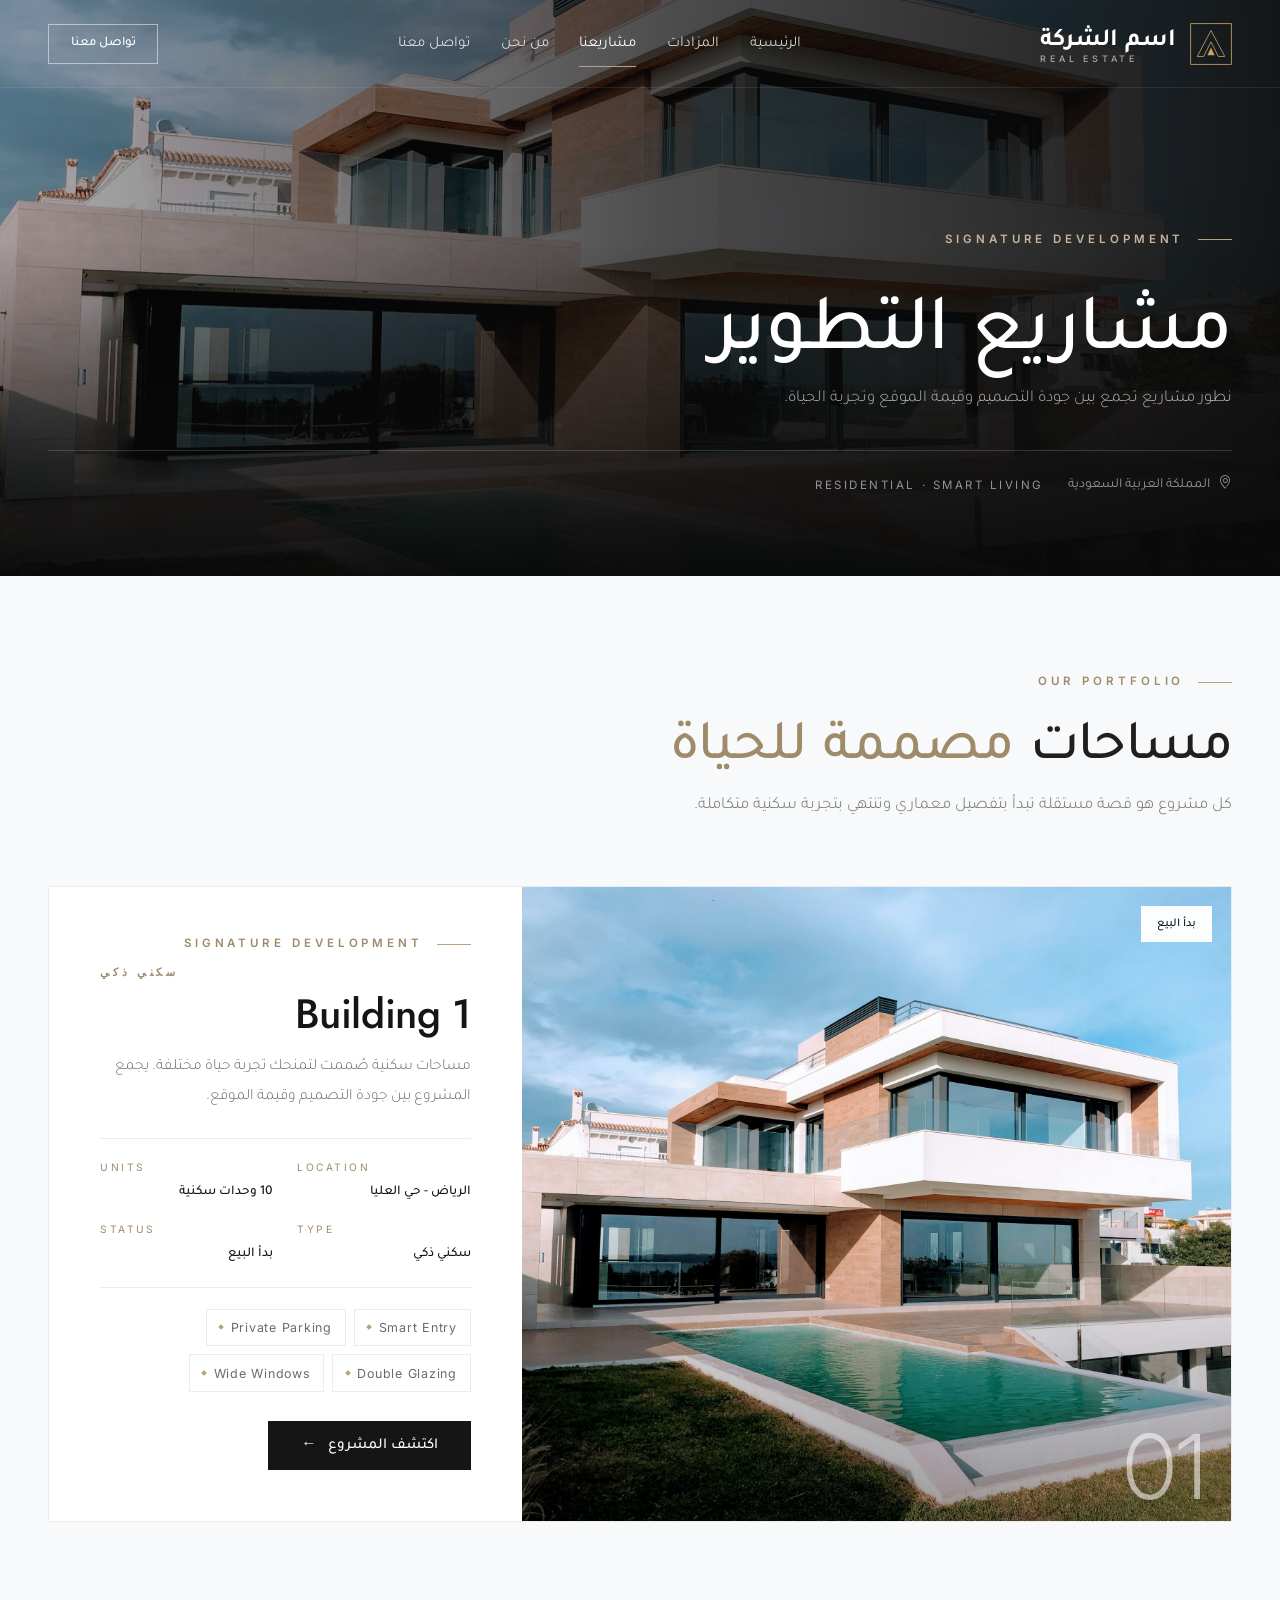
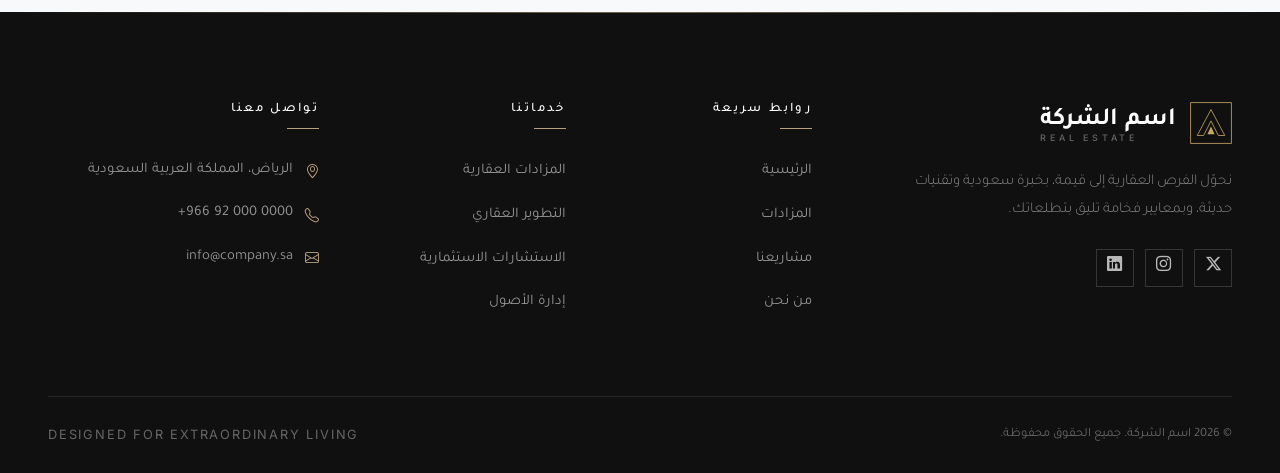
<file: projects.html>
<!DOCTYPE html>
<html lang="ar" dir="rtl">
<head>
    <meta charset="UTF-8">
    <meta name="viewport" content="width=device-width, initial-scale=1.0">

    <title>مشاريعنا | التطوير العقاري · اسم الشركة</title>
    <meta name="description" content="نطور مشاريع تجمع بين جودة التصميم وقيمة الموقع وتجربة الحياة. اكتشف مشاريع التطوير العقاري الفاخرة.">

    <meta property="og:title" content="مشاريعنا | اسم الشركة">
    <meta property="og:description" content="مشاريع تطوير عقاري تجمع بين جودة التصميم وقيمة الموقع وتجربة الحياة.">
    <meta property="og:image" content="assets/images/development/aqaronaresidence1/residence-01.jpg">
    <meta property="og:type" content="website">

    <link rel="icon" href="assets/logo/favicon.svg" type="image/svg+xml">
    <link rel="preload" href="infath-fonts/RuaqArabic-Light.ttf" as="font" type="font/ttf" crossorigin>
    <link rel="preload" href="infath-fonts/RuaqArabic-Medium.ttf" as="font" type="font/ttf" crossorigin>
    <link rel="preload" href="infath-fonts/RuaqArabic-Bold.ttf" as="font" type="font/ttf" crossorigin>
    <link rel="preload" href="infath-fonts/LamaSans-Regular.otf" as="font" type="font/otf" crossorigin>
    <link href="https://cdn.jsdelivr.net/npm/bootstrap-icons/font/bootstrap-icons.css" rel="stylesheet">
    <link rel="stylesheet" href="css/style.css?v=10">
    <script>document.documentElement.classList.add('js');</script>
</head>
<body>

    <!-- ============================ Header ============================ -->
    <header class="site-header">
        <div class="header-inner">
            <a class="brand" href="index.html" aria-label="اسم الشركة">
                <span class="brand-mark"><img src="assets/logo/brand-mark.svg" alt=""></span>
                <span class="brand-text">
                    <span class="brand-name">اسم الشركة</span>
                    <span class="brand-sub">Real Estate</span>
                </span>
            </a>

            <nav class="nav-menu" id="mainNav" aria-label="القائمة الرئيسية">
                <a href="index.html">الرئيسية</a>
                <a href="auctions.html">المزادات</a>
                <a href="projects.html">مشاريعنا</a>
                <a href="about.html">من نحن</a>
                <a href="contact.html">تواصل معنا</a>
            </nav>

            <div class="header-actions">
                <a href="contact.html" class="btn btn-outline-light btn-header">تواصل معنا</a>
                <button class="mobile-toggle" type="button" aria-label="فتح القائمة" aria-controls="mainNav" aria-expanded="false">
                    <span></span><span></span><span></span>
                </button>
            </div>
        </div>
    </header>

    <main>
        <!-- ============================ Hero ============================ -->
        <section class="page-hero">
            <div class="page-hero-bg" style="background-image: url('assets/images/development/aqaronaresidence1/residence-01.jpg');"></div>
            <div class="container page-hero-inner">
                <span class="eyebrow eyebrow-light">Signature Development</span>
                <h1 class="page-hero-title">مشاريع التطوير</h1>
                <p>نطور مشاريع تجمع بين جودة التصميم وقيمة الموقع وتجربة الحياة.</p>
                <div class="page-hero-meta">
                    <span><i class="bi bi-geo-alt"></i> المملكة العربية السعودية</span>
                    <span class="latin">Residential · Smart Living</span>
                </div>
            </div>
        </section>

        <!-- =========================== Projects ======================== -->
        <section class="projects-wrapper">
            <div class="projects-container">
                <div class="section-head" data-reveal>
                    <span class="eyebrow">Our Portfolio</span>
                    <h2 class="section-title">مساحات <span class="gold">مصممة للحياة</span></h2>
                    <p class="section-lead">كل مشروع هو قصة مستقلة تبدأ بتفصيل معماري وتنتهي بتجربة سكنية متكاملة.</p>
                </div>

                <div id="projects-container"></div>
            </div>
        </section>
    </main>

    <!-- ============================ Footer ============================ -->
    <footer class="site-footer">
        <div class="container">
            <div class="footer-grid">
                <div class="footer-brand">
                    <a class="brand" href="index.html" aria-label="اسم الشركة">
                        <span class="brand-mark"><img src="assets/logo/brand-mark.svg" alt=""></span>
                        <span class="brand-text">
                            <span class="brand-name">اسم الشركة</span>
                            <span class="brand-sub">Real Estate</span>
                        </span>
                    </a>
                    <p>نحوّل الفرص العقارية إلى قيمة، بخبرة سعودية وتقنيات حديثة، وبمعايير فخامة تليق بتطلعاتك.</p>
                    <div class="footer-social">
                        <a href="#" aria-label="X"><i class="bi bi-twitter-x"></i></a>
                        <a href="#" aria-label="Instagram"><i class="bi bi-instagram"></i></a>
                        <a href="#" aria-label="LinkedIn"><i class="bi bi-linkedin"></i></a>
                    </div>
                </div>

                <div>
                    <h4 class="footer-title">روابط سريعة</h4>
                    <ul class="footer-links">
                        <li><a href="index.html">الرئيسية</a></li>
                        <li><a href="auctions.html">المزادات</a></li>
                        <li><a href="projects.html">مشاريعنا</a></li>
                        <li><a href="about.html">من نحن</a></li>
                    </ul>
                </div>

                <div>
                    <h4 class="footer-title">خدماتنا</h4>
                    <ul class="footer-links">
                        <li><a href="auctions.html">المزادات العقارية</a></li>
                        <li><a href="projects.html">التطوير العقاري</a></li>
                        <li><a href="contact.html">الاستشارات الاستثمارية</a></li>
                        <li><a href="contact.html">إدارة الأصول</a></li>
                    </ul>
                </div>

                <div>
                    <h4 class="footer-title">تواصل معنا</h4>
                    <ul class="footer-contact">
                        <li><i class="bi bi-geo-alt"></i><span>الرياض، المملكة العربية السعودية</span></li>
                        <li><i class="bi bi-telephone"></i><a href="tel:+966920000000" dir="ltr">+966 92 000 0000</a></li>
                        <li><i class="bi bi-envelope"></i><a href="mailto:info@company.sa">info@company.sa</a></li>
                    </ul>
                </div>
            </div>

            <div class="footer-bottom">
                <span>© 2026 اسم الشركة. جميع الحقوق محفوظة.</span>
                <span class="latin">Designed for extraordinary living</span>
            </div>
        </div>
    </footer>

    <script src="js/data.js?v=10"></script>
    <script src="js/main.js?v=10"></script>
    <script>
        document.addEventListener('DOMContentLoaded', () => {
            const container = document.getElementById('projects-container');

            if (typeof projectsData === 'undefined' || projectsData.length === 0) {
                container.innerHTML = '<p class="projects-empty">جاري تحديث المشاريع...</p>';
                return;
            }

            projectsData.forEach((project, index) => {
                const number = String(index + 1).padStart(2, '0');
                const hasUrl = project.url && project.url !== '#';

                const featuresHTML = project.features?.length
                    ? `<ul class="project-features">${project.features.map((feature) => `<li>${feature}</li>`).join('')}</ul>`
                    : '';

                const card = `
                    <article class="project-feature ${index % 2 ? 'is-reversed' : ''}">
                        <div class="project-feature-media" data-reveal="zoom">
                            <span class="project-status">${project.status}</span>
                            <img src="${project.image}" alt="${project.title}" loading="lazy"
                                 onerror="this.style.display='none';">
                            <span class="project-number">${number}</span>
                        </div>
                        <div class="project-feature-body" data-reveal="left" data-delay="120">
                            <span class="eyebrow">Signature Development</span>
                            <h2 class="project-feature-title">
                                <span class="project-mark">${project.type}</span>
                                ${project.title}
                            </h2>
                            <p>${project.description}</p>

                            <div class="project-meta-grid">
                                <div class="project-meta-item">
                                    <span>Location</span>
                                    <strong>${project.location}</strong>
                                </div>
                                <div class="project-meta-item">
                                    <span>Units</span>
                                    <strong>${project.unitsCount}</strong>
                                </div>
                                <div class="project-meta-item">
                                    <span>Type</span>
                                    <strong>${project.type}</strong>
                                </div>
                                <div class="project-meta-item">
                                    <span>Status</span>
                                    <strong>${project.status}</strong>
                                </div>
                            </div>

                            ${featuresHTML}

                            ${hasUrl
                                ? `<a href="${project.url}" class="btn btn-ink">اكتشف المشروع <span class="arrow">←</span></a>`
                                : `<button class="btn btn-outline" style="opacity:.55;cursor:not-allowed;" disabled>التفاصيل قريباً</button>`}
                        </div>
                    </article>`;

                container.insertAdjacentHTML('beforeend', card);
            });

            window.observeReveals?.();
        });
    </script>
</body>
</html>
</file>
<file: css/style.css>
/* ==========================================================================
   MODERN ELEGANT DESIGN SYSTEM — اسم الشركة
   Real Estate · Auctions · Development
   ========================================================================== */

@import url('https://fonts.googleapis.com/css2?family=Inter:wght@300;400;500;600&family=Jost:wght@300;400;500;600;700&family=Tajawal:wght@300;400;500;700&display=swap');

@import url('components.css?v=11');
@import url('pages.css?v=11');

/* Auction identity typeface — Ruaq Arabic */
@font-face {
    font-family: 'Ruaq Arabic';
    src: url('../infath-fonts/RuaqArabic-Light.ttf') format('truetype');
    font-weight: 300;
    font-style: normal;
    font-display: swap;
}

@font-face {
    font-family: 'Ruaq Arabic';
    src: url('../infath-fonts/RuaqArabic-Medium.ttf') format('truetype');
    font-weight: 500;
    font-style: normal;
    font-display: swap;
}

@font-face {
    font-family: 'Ruaq Arabic';
    src: url('../infath-fonts/RuaqArabic-Bold.ttf') format('truetype');
    font-weight: 700;
    font-style: normal;
    font-display: swap;
}

/* Auction numerals — Lama Sans, restricted to digits and numeric punctuation
   so Arabic copy continues to render in Ruaq Arabic. */
@font-face {
    font-family: 'Lama Sans';
    src: url('../infath-fonts/LamaSans-Light.otf') format('opentype');
    font-weight: 300;
    font-style: normal;
    font-display: swap;
    unicode-range: U+0025, U+002B, U+002C, U+002E, U+002F, U+003A, U+007C, U+0030-0039, U+0660-0669;
}

@font-face {
    font-family: 'Lama Sans';
    src: url('../infath-fonts/LamaSans-Regular.otf') format('opentype');
    font-weight: 400;
    font-style: normal;
    font-display: swap;
    unicode-range: U+0025, U+002B, U+002C, U+002E, U+002F, U+003A, U+007C, U+0030-0039, U+0660-0669;
}

@font-face {
    font-family: 'Lama Sans';
    src: url('../infath-fonts/LamaSans-Medium.otf') format('opentype');
    font-weight: 500;
    font-style: normal;
    font-display: swap;
    unicode-range: U+0025, U+002B, U+002C, U+002E, U+002F, U+003A, U+007C, U+0030-0039, U+0660-0669;
}

@font-face {
    font-family: 'Lama Sans';
    src: url('../infath-fonts/LamaSans-Bold.otf') format('opentype');
    font-weight: 700;
    font-style: normal;
    font-display: swap;
    unicode-range: U+0025, U+002B, U+002C, U+002E, U+002F, U+003A, U+007C, U+0030-0039, U+0660-0669;
}

/* ------------------------------- Tokens ---------------------------------- */
:root {
    /* Surfaces */
    --ink: #151515;
    --ink-2: #1f1f1f;
    --ink-3: #262626;
    --paper: #FFFFFF;
    --bg: #F8F9FA;
    --ivory: #F8F9FA;
    --ivory-2: #F1F3F5;

    /* Lines */
    --line: rgba(21, 21, 21, 0.08);
    --line-soft: rgba(21, 21, 21, 0.06);
    --line-light: rgba(255, 255, 255, 0.14);

    /* Accent - Modern Elegant */
    --accent: #B9A07E;
    --accent-2: #C9B49A;
    --accent-deep: #9F8B6A;
    --accent-glow: rgba(185, 160, 126, 0.16);

    /* Legacy names mapped to new accent for minimal edits */
    --gold: var(--accent);
    --gold-2: var(--accent-2);
    --gold-deep: var(--accent-deep);
    --gold-glow: var(--accent-glow);

    /* Text */
    --text: #1F1F1F;
    --muted: #6B6B6B;
    --muted-2: #8F8F8F;

    /* Auction identity — DO NOT CHANGE */
    --auction-dark: #00365D;
    --auction-teal: #00A5A3;
    /* Legacy alias kept so every auction component resolves to navy. */
    --auction-blue: var(--auction-dark);
    --auction-ink-soft: rgba(0, 54, 93, 0.78);
    --auction-ink-faint: rgba(0, 54, 93, 0.58);
    --auction-line: rgba(0, 54, 93, 0.12);
    --auction-line-strong: rgba(0, 54, 93, 0.24);
    --auction-teal-wash: rgba(0, 165, 163, 0.06);
    --auction-teal-line: rgba(0, 165, 163, 0.28);
    --auction-shadow: rgba(0, 54, 93, 0.12);

    /* Project accent */
    --proj-accent: #B9A07E;

    /* Typography */
    --font-body: 'Tajawal', 'Segoe UI', sans-serif;
    --font-display: 'Jost', 'Tajawal', sans-serif;
    --font-latin: 'Inter', 'Jost', sans-serif;
    /* Lama Sans carries digits/numeric punctuation (restricted unicode-range);
       Arabic copy falls through to Ruaq. */
    --font-auction: 'Lama Sans', 'Ruaq Arabic', 'Tajawal', 'Segoe UI', sans-serif;

    --container: 1280px;
    --header-h: 88px;
    --header-h-sm: 76px;

    --ease: cubic-bezier(0.25, 0.8, 0.25, 1);
    --ease-out: cubic-bezier(0.16, 1, 0.3, 1);
}

/* ------------------------------- Base ------------------------------------ */
*,
*::before,
*::after {
    margin: 0;
    padding: 0;
    box-sizing: border-box;
}

html {
    scroll-behavior: smooth;
    -webkit-text-size-adjust: 100%;
}

body {
    font-family: var(--font-body);
    background: var(--paper);
    color: var(--text);
    direction: rtl;
    line-height: 1.9;
    font-weight: 400;
    overflow-x: hidden;
    -webkit-font-smoothing: antialiased;
    text-rendering: optimizeLegibility;
}

body.menu-open {
    overflow: hidden;
}

img {
    display: block;
    max-width: 100%;
    height: auto;
}

a {
    color: inherit;
    text-decoration: none;
}

ul,
ol {
    list-style: none;
}

button,
input,
select,
textarea {
    font: inherit;
    color: inherit;
}

button {
    background: none;
    border: 0;
    cursor: pointer;
}

::selection {
    background: var(--gold);
    color: var(--ink);
}

::-webkit-scrollbar {
    width: 9px;
}

::-webkit-scrollbar-track {
    background: var(--ivory);
}

::-webkit-scrollbar-thumb {
    background: var(--ink);
}

::-webkit-scrollbar-thumb:hover {
    background: var(--gold-deep);
}

:focus-visible {
    outline: 1px solid var(--gold);
    outline-offset: 4px;
}

/* ----------------------------- Typography -------------------------------- */
h1,
h2,
h3,
h4,
h5 {
    font-family: var(--font-display);
    font-weight: 500;
    line-height: 1.16;
    letter-spacing: -0.01em;
    color: var(--text);
}

p {
    color: var(--muted);
}

.container {
    width: 100%;
    max-width: var(--container);
    margin-inline: auto;
    padding-inline: clamp(1.25rem, 4vw, 3rem);
}

.section {
    position: relative;
    padding-block: clamp(4.5rem, 9vw, 8rem);
}

/* Fixed header must not cover anchor targets (e.g. "اكتشف مشاريعنا"). */
.section[id] {
    scroll-margin-top: calc(var(--header-h) + 1.5rem);
}

.section-ivory {
    background: var(--bg);
}

.section-bone {
    background: var(--paper);
}

.section-ink {
    background: var(--ink);
    color: var(--paper);
}

.section-ink .section-title,
.section-ink h2,
.section-ink h3 {
    color: var(--paper);
}

.section-title {
    font-size: clamp(2rem, 4.4vw, 3.6rem);
    line-height: 1.25;
    margin-bottom: 1rem;
}

.section-title .gold {
    color: var(--gold-deep);
}

.section-lead {
    max-width: 620px;
    color: var(--muted);
    font-size: 1.05rem;
    font-weight: 300;
    line-height: 1.9;
}

.section-head {
    max-width: 740px;
    margin-bottom: clamp(2.5rem, 5vw, 4rem);
}

.section-head.center {
    margin-inline: auto;
    text-align: center;
}

.section-head.center .section-lead {
    margin-inline: auto;
}

.section-head .eyebrow {
    margin-bottom: 1rem;
}

.eyebrow {
    display: inline-flex;
    align-items: center;
    gap: 0.85rem;
    font-family: var(--font-latin);
    font-size: 0.72rem;
    font-weight: 600;
    letter-spacing: 0.34em;
    text-transform: uppercase;
    color: var(--gold-deep);
    line-height: 1;
}

.eyebrow::before {
    content: '';
    width: 34px;
    height: 1px;
    background: var(--gold);
    flex: none;
}

.eyebrow-light {
    color: var(--gold-2);
}

.eyebrow-plain::before {
    display: none;
}

.text-gold {
    color: var(--gold-deep);
}

.muted {
    color: var(--muted);
}

.latin {
    font-family: var(--font-latin);
}

/* ----------------------------- Buttons ----------------------------------- */
.btn {
    position: relative;
    display: inline-flex;
    align-items: center;
    justify-content: center;
    gap: 0.7rem;
    padding: 1rem 2rem;
    font-family: var(--font-body);
    font-size: 0.95rem;
    font-weight: 500;
    line-height: 1;
    border: 1px solid transparent;
    border-radius: 0;
    overflow: hidden;
    isolation: isolate;
    cursor: pointer;
    white-space: nowrap;
    transition: color 0.4s var(--ease), border-color 0.4s var(--ease),
        background-color 0.4s var(--ease), transform 0.4s var(--ease);
}

.btn::before {
    content: '';
    position: absolute;
    inset: 0;
    z-index: -1;
    background: var(--gold);
    transform: scaleX(0);
    transform-origin: right center;
    transition: transform 0.55s var(--ease-out);
}

.btn:hover::before {
    transform: scaleX(1);
    transform-origin: left center;
}

.btn .arrow {
    display: inline-block;
    transition: transform 0.45s var(--ease);
}

.btn:hover .arrow {
    transform: translateX(-5px);
}

.btn-gold {
    background: var(--accent);
    color: var(--ink);
}

.btn-gold::before {
    background: var(--ink);
}

.btn-gold:hover {
    color: var(--paper);
}

.btn-ink {
    background: var(--ink);
    color: var(--paper);
}

.btn-ink:hover {
    color: var(--ink);
}

.btn-outline {
    border-color: rgba(21, 21, 21, 0.4);
    color: var(--ink);
}

.btn-outline::before {
    background: var(--ink);
}

.btn-outline:hover {
    color: var(--paper);
}

.btn-outline-light {
    border-color: rgba(255, 255, 255, 0.5);
    color: var(--paper);
}

.btn-outline-light:hover {
    color: var(--ink);
    border-color: var(--accent);
}

.btn-block {
    width: 100%;
}

.btn-sm {
    padding: 0.85rem 1.4rem;
    font-size: 0.85rem;
}

.btn-lg {
    padding: 1.25rem 2.6rem;
    font-size: 1rem;
}

.text-link {
    display: inline-flex;
    align-items: center;
    gap: 0.65rem;
    font-size: 0.92rem;
    font-weight: 500;
    color: var(--ink);
    padding-bottom: 0.35rem;
    position: relative;
}

.text-link::after {
    content: '';
    position: absolute;
    inset-inline: 0;
    bottom: 0;
    height: 1px;
    background: var(--gold);
    transform-origin: right;
    transition: transform 0.5s var(--ease-out);
}

.text-link:hover::after {
    transform: scaleX(0.35);
    transform-origin: right;
}

.text-link .arrow {
    color: var(--gold-deep);
    transition: transform 0.4s var(--ease);
}

.text-link:hover .arrow {
    transform: translateX(-5px);
}

/* ----------------------------- Header ------------------------------------ */
.site-header {
    position: fixed;
    inset-block-start: 0;
    inset-inline: 0;
    z-index: 1000;
    height: var(--header-h);
    color: var(--paper);
    transition: height 0.5s var(--ease), color 0.5s var(--ease),
        box-shadow 0.5s var(--ease), transform 0.55s var(--ease);
}

/* The blurred backdrop lives on a pseudo-element. Applying backdrop-filter
   directly to the header would make it the containing block for the fixed
   mobile menu, collapsing the overlay to the header's own height. */
.site-header::before {
    content: '';
    position: absolute;
    inset: 0;
    z-index: -1;
    background: transparent;
    transition: background-color 0.5s var(--ease), backdrop-filter 0.5s var(--ease);
    pointer-events: none;
}

.site-header::after {
    content: '';
    position: absolute;
    inset-inline: 0;
    bottom: 0;
    height: 1px;
    background: rgba(255, 255, 255, 0.08);
    transition: background-color 0.5s var(--ease);
}

.header-inner {
    height: 100%;
    max-width: var(--container);
    margin-inline: auto;
    padding-inline: clamp(1.25rem, 4vw, 3rem);
    display: flex;
    align-items: center;
    justify-content: space-between;
    gap: 2rem;
}

.brand {
    display: inline-flex;
    align-items: center;
    gap: 0.85rem;
    color: inherit;
    flex: none;
}

/* Keep the brand above the full-screen mobile menu overlay. */
.site-header .brand {
    position: relative;
    z-index: 1101;
}

.brand-mark {
    width: 42px;
    height: 42px;
    display: grid;
    place-items: center;
    color: var(--gold);
    transition: color 0.45s var(--ease), transform 0.6s var(--ease);
}

.brand-mark svg {
    width: 100%;
    height: 100%;
    display: block;
}

.brand:hover .brand-mark {
    transform: rotate(-4deg) scale(1.04);
}

.brand-text {
    display: flex;
    flex-direction: column;
    line-height: 1;
}

.brand-name {
    font-family: var(--font-display);
    font-size: 1.55rem;
    font-weight: 600;
    color: inherit;
    letter-spacing: 0;
}

.brand-sub {
    font-family: var(--font-latin);
    font-size: 0.56rem;
    font-weight: 500;
    letter-spacing: 0.42em;
    text-transform: uppercase;
    opacity: 0.6;
    margin-top: 0.38rem;
    direction: ltr;
}

.nav-menu {
    display: flex;
    align-items: center;
    gap: clamp(1.2rem, 2.4vw, 2.5rem);
}

.nav-menu a {
    position: relative;
    display: inline-block;
    padding-block: 0.55rem;
    font-size: 0.94rem;
    font-weight: 400;
    color: rgba(255, 255, 255, 0.78);
    transition: color 0.35s var(--ease);
}

.nav-menu a::after {
    content: '';
    position: absolute;
    inset-inline: 0;
    bottom: 0;
    height: 1px;
    background: var(--gold);
    transform: scaleX(0);
    transform-origin: right center;
    transition: transform 0.45s var(--ease-out);
}

.nav-menu a:hover,
.nav-menu a.active {
    color: var(--paper);
}

.nav-menu a:hover::after,
.nav-menu a.active::after {
    transform: scaleX(1);
}

.header-actions {
    display: flex;
    align-items: center;
    gap: 1rem;
    flex: none;
}

.header-actions .btn {
    padding: 0.8rem 1.35rem;
    font-size: 0.82rem;
}

.site-header.scrolled {
    height: var(--header-h-sm);
    color: var(--ink);
    box-shadow: 0 1px 0 var(--line), 0 10px 40px rgba(15, 15, 15, 0.02);
}

.site-header.scrolled::before {
    background: rgba(255, 255, 255, 0.98);
    -webkit-backdrop-filter: blur(14px);
    backdrop-filter: blur(14px);
}

.site-header.scrolled::after {
    background: transparent;
}

.site-header.scrolled .nav-menu a {
    color: rgba(22, 22, 22, 0.62);
}

.site-header.scrolled .nav-menu a:hover,
.site-header.scrolled .nav-menu a.active {
    color: var(--ink);
}

.site-header.scrolled .brand-mark {
    color: var(--gold-deep);
}

.site-header.scrolled .btn-outline-light {
    border-color: rgba(21, 21, 21, 0.4);
    color: var(--ink);
}

.site-header.scrolled .btn-outline-light:hover {
    color: var(--paper);
    border-color: var(--ink);
}

.site-header.hidden {
    transform: translateY(-100%);
}

/* Burger */
.mobile-toggle {
    display: none;
    width: 44px;
    height: 44px;
    position: relative;
    align-items: center;
    justify-content: center;
    color: inherit;
    flex: none;
    z-index: 1100;
}

.mobile-toggle span {
    position: absolute;
    left: 10px;
    width: 24px;
    height: 1px;
    background: currentColor;
    transition: transform 0.45s var(--ease), opacity 0.3s var(--ease);
}

.mobile-toggle span:nth-child(1) {
    top: 16px;
}

.mobile-toggle span:nth-child(2) {
    top: 22px;
}

.mobile-toggle span:nth-child(3) {
    top: 28px;
}

body.menu-open .mobile-toggle span:nth-child(1) {
    top: 22px;
    transform: rotate(45deg);
}

body.menu-open .mobile-toggle span:nth-child(2) {
    opacity: 0;
}

body.menu-open .mobile-toggle span:nth-child(3) {
    top: 22px;
    transform: rotate(-45deg);
}

/* ------------------------------- Hero ------------------------------------ */
.hero {
    position: relative;
    min-height: 100svh;
    display: flex;
    align-items: center;
    overflow: hidden;
    background: var(--ink);
    color: var(--paper);
    isolation: isolate;
}

.hero-bg {
    position: absolute;
    inset: -6%;
    z-index: -3;
    background-size: cover;
    background-position: center;
    transform: scale(1.06);
    animation: kenburns 26s var(--ease) infinite alternate;
    will-change: transform;
}

.hero::before {
    content: '';
    position: absolute;
    inset: 0;
    z-index: -2;
    background:
        linear-gradient(270deg, rgba(10, 10, 10, 0.94) 0%, rgba(10, 10, 10, 0.72) 42%, rgba(10, 10, 10, 0.32) 100%),
        linear-gradient(to top, rgba(10, 10, 10, 0.96) 0%, rgba(10, 10, 10, 0.18) 45%, rgba(10, 10, 10, 0.38) 100%);
}

.hero::after {
    content: '';
    position: absolute;
    inset: 0;
    z-index: -1;
    pointer-events: none;
    background:
        radial-gradient(circle at 12% 78%, rgba(185, 160, 126, 0.18), transparent 42%),
        linear-gradient(to bottom, rgba(0, 0, 0, 0.25), transparent 25%);
}

.hero-inner {
    width: 100%;
    padding-top: calc(var(--header-h) + 2rem);
}

.hero-copy {
    max-width: 800px;
    padding-block: clamp(3rem, 8vh, 6rem);
}

.hero-title {
    font-size: clamp(2.9rem, 6.6vw, 5.8rem);
    line-height: 1.12;
    font-weight: 500;
    color: var(--paper);
    margin-block: 1.6rem 1.8rem;
}

.hero-title .line {
    display: block;
    overflow: hidden;
    padding-block: 0.14em;
    margin-block: -0.14em;
    animation: line-clip-release 0.01s linear 1.55s forwards;
}

.hero-title .line > span {
    display: block;
    transform: translateY(130%);
    animation: line-up 1.15s var(--ease-out) forwards;
}

.hero-title .line:nth-child(1) > span {
    animation-delay: 0.15s;
}

.hero-title .line:nth-child(2) > span {
    animation-delay: 0.3s;
}

.hero-title em {
    font-style: normal;
    color: var(--gold-2);
}

.hero-desc {
    max-width: 570px;
    font-size: 1.05rem;
    font-weight: 300;
    line-height: 1.95;
    color: rgba(255, 255, 255, 0.72);
    margin-bottom: 2.6rem;
    opacity: 0;
    animation: fade-up 1s var(--ease-out) 0.55s forwards;
}

.hero-btns {
    display: flex;
    flex-wrap: wrap;
    gap: 1rem;
    opacity: 0;
    animation: fade-up 1s var(--ease-out) 0.75s forwards;
}

.hero-btns .btn {
    min-width: 190px;
}

.hero .eyebrow {
    opacity: 0;
    animation: fade-up 0.9s var(--ease-out) 0.05s forwards;
}

.hero-meta {
    position: absolute;
    inset-inline: 0;
    bottom: 2.4rem;
    display: flex;
    align-items: flex-end;
    justify-content: space-between;
    gap: 2rem;
    opacity: 0;
    animation: fade-up 1s var(--ease-out) 1s forwards;
}

.hero-meta .hero-place {
    font-family: var(--font-latin);
    font-size: 0.7rem;
    letter-spacing: 0.34em;
    text-transform: uppercase;
    color: rgba(255, 255, 255, 0.55);
    direction: ltr;
}

.hero-scroll {
    display: flex;
    align-items: center;
    gap: 0.9rem;
    font-family: var(--font-latin);
    font-size: 0.62rem;
    letter-spacing: 0.32em;
    text-transform: uppercase;
    color: rgba(255, 255, 255, 0.55);
    direction: ltr;
}

.hero-scroll .scroll-line {
    width: 1px;
    height: 48px;
    background: rgba(255, 255, 255, 0.2);
    position: relative;
    overflow: hidden;
}

.hero-scroll .scroll-line::after {
    content: '';
    position: absolute;
    inset-inline: 0;
    top: 0;
    height: 45%;
    background: var(--gold);
    animation: scroll-line 2.4s var(--ease) infinite;
}

/* ------------------------------ Marquee ---------------------------------- */
.marquee {
    background: var(--ink);
    border-block: 1px solid rgba(185, 160, 126, 0.22);
    overflow: hidden;
    padding-block: 1.15rem;
    position: relative;
}

.marquee-track {
    display: flex;
    width: max-content;
    animation: marquee 42s linear infinite;
}

.marquee-group {
    display: flex;
    align-items: center;
    flex: none;
}

.marquee-group span {
    font-family: var(--font-latin);
    font-size: 0.95rem;
    font-weight: 500;
    letter-spacing: 0.32em;
    text-transform: uppercase;
    color: rgba(255, 255, 255, 0.62);
    white-space: nowrap;
    padding-inline: 2.2rem;
}

.marquee-group i {
    width: 5px;
    height: 5px;
    background: var(--gold);
    transform: rotate(45deg);
    flex: none;
}

/* ------------------------------ Stats ------------------------------------ */
.stats-band {
    background: var(--ink);
    color: var(--paper);
    padding-block: clamp(3.5rem, 6vw, 5rem);
    position: relative;
    overflow: hidden;
}

.stats-band::before {
    content: '';
    position: absolute;
    inset-inline: 0;
    top: 0;
    height: 1px;
    background: linear-gradient(90deg, transparent, var(--gold), transparent);
    opacity: 0.55;
}

.stats-grid {
    display: grid;
    grid-template-columns: repeat(4, 1fr);
}

.stat-card {
    padding: 0.5rem clamp(1rem, 2.5vw, 2.4rem);
    text-align: center;
    border-inline-start: 1px solid rgba(255, 255, 255, 0.12);
}

.stat-card:first-child {
    border-inline-start: 0;
}

.stat-value {
    font-family: var(--font-latin);
    font-size: clamp(2.8rem, 5vw, 4.2rem);
    font-weight: 300;
    line-height: 1;
    color: var(--gold-2);
    direction: ltr;
    display: block;
}

.stat-label {
    color: rgba(255, 255, 255, 0.55);
    font-size: 0.92rem;
    font-weight: 300;
    margin-top: 0.9rem;
}

/* ------------------------------ Intro ------------------------------------ */
.intro-grid {
    display: grid;
    grid-template-columns: 1.03fr 0.97fr;
    align-items: center;
    gap: clamp(2.5rem, 6vw, 6.5rem);
}

.intro-media {
    position: relative;
    padding-block-end: 2.5rem;
    isolation: isolate;
}

.intro-frame {
    position: relative;
    overflow: hidden;
    background: var(--ivory-2);
}

.intro-frame img {
    width: 100%;
    height: clamp(360px, 46vw, 610px);
    object-fit: cover;
    transform: scale(1.06);
    transition: transform 1.8s var(--ease-out);
}

.intro-media:hover .intro-frame img {
    transform: scale(1.12);
}

.intro-frame::after {
    content: '';
    position: absolute;
    inset: 1.1rem;
    border: 1px solid rgba(255, 255, 255, 0.42);
    pointer-events: none;
}

.intro-media::after {
    content: '';
    position: absolute;
    inset-block-end: 0;
    inset-inline-start: 0;
    width: 62%;
    height: 62%;
    border: 1px solid var(--gold);
    z-index: -1;
}

.intro-note {
    position: absolute;
    inset-inline-end: -0.5rem;
    inset-block-end: 0;
    background: var(--paper);
    border-top: 2px solid var(--gold);
    box-shadow: 0 24px 60px rgba(11, 11, 11, 0.12);
    padding: 1.5rem 1.7rem;
    max-width: 280px;
    z-index: 2;
}

.intro-note .note-num {
    font-family: var(--font-latin);
    font-size: 0.8rem;
    letter-spacing: 0.3em;
    color: var(--gold-deep);
    display: block;
    margin-bottom: 0.6rem;
}

.intro-note p {
    font-family: var(--font-display);
    font-size: 1.12rem;
    line-height: 1.6;
    color: var(--ink);
}

.intro-copy .section-title {
    margin-bottom: 1.4rem;
}

.intro-list {
    margin-block: 2rem 2.4rem;
    border-top: 1px solid var(--line);
}

.intro-list li {
    display: flex;
    align-items: baseline;
    gap: 1.1rem;
    padding-block: 1rem;
    border-bottom: 1px solid var(--line);
    color: var(--muted);
    font-size: 0.96rem;
    font-weight: 300;
}

.intro-list li strong {
    font-family: var(--font-latin);
    font-size: 0.85rem;
    font-weight: 500;
    letter-spacing: 0.22em;
    color: var(--gold-deep);
    flex: none;
}

/* --------------------------- Section heads ------------------------------- */
.split-head {
    display: flex;
    align-items: flex-end;
    justify-content: space-between;
    gap: 2rem;
    margin-bottom: clamp(2.5rem, 5vw, 4rem);
}

.split-head .section-head {
    margin-bottom: 0;
}

.split-head .text-link {
    flex: none;
    margin-bottom: 0.5rem;
}

/* ----------------------------- Values ------------------------------------ */
.values-grid {
    display: grid;
    grid-template-columns: repeat(3, 1fr);
    border-top: 1px solid var(--line);
}

.value-card {
    position: relative;
    padding: clamp(2rem, 3.5vw, 3.2rem) clamp(1.5rem, 3vw, 2.8rem);
    border-inline-start: 1px solid var(--line);
    transition: background-color 0.5s var(--ease), transform 0.5s var(--ease);
}

.value-card:first-child {
    border-inline-start: 0;
}

.value-card:hover {
    background: var(--paper);
    transform: translateY(-6px);
}

.value-num {
    display: block;
    font-family: var(--font-latin);
    font-size: 0.82rem;
    letter-spacing: 0.3em;
    color: var(--gold-deep);
    margin-bottom: 2.4rem;
}

.value-card h3 {
    font-size: clamp(1.6rem, 2.4vw, 2.1rem);
    margin-bottom: 0.8rem;
}

.value-card p {
    font-size: 0.96rem;
    font-weight: 300;
    line-height: 1.9;
}

.value-line {
    position: relative;
    height: 1px;
    background: var(--line);
    margin-top: 2.2rem;
    overflow: hidden;
}

.value-line::after {
    content: '';
    position: absolute;
    inset: 0;
    background: var(--gold);
    transform: scaleX(0);
    transform-origin: right center;
    transition: transform 0.8s var(--ease-out);
}

.value-card:hover .value-line::after {
    transform: scaleX(1);
}

/* ------------------------------- CTA ------------------------------------- */
.cta {
    position: relative;
    background: var(--ink);
    color: var(--paper);
    text-align: center;
    padding-block: clamp(5rem, 10vw, 9rem);
    overflow: hidden;
    isolation: isolate;
}

.cta::before {
    content: '';
    position: absolute;
    inset: 0;
    z-index: -1;
    background:
        radial-gradient(circle at 20% 20%, rgba(185, 160, 126, 0.16), transparent 42%),
        radial-gradient(circle at 85% 85%, rgba(185, 160, 126, 0.1), transparent 40%);
}

.cta::after {
    content: '';
    position: absolute;
    inset-inline-start: 50%;
    top: 50%;
    width: min(78vw, 760px);
    aspect-ratio: 1;
    transform: translate(50%, -50%);
    border: 1px solid rgba(185, 160, 126, 0.16);
    border-radius: 50%;
    pointer-events: none;
}

.cta-inner {
    position: relative;
    max-width: 900px;
    margin-inline: auto;
}

.cta .eyebrow {
    margin-bottom: 1.4rem;
}

.cta h2 {
    font-size: clamp(2.2rem, 5vw, 4rem);
    line-height: 1.2;
    color: var(--paper);
    margin-bottom: 1.2rem;
}

.cta p {
    color: rgba(255, 255, 255, 0.62);
    font-weight: 300;
    font-size: 1.05rem;
    margin-bottom: 2.6rem;
}

.cta-btns {
    display: flex;
    justify-content: center;
    flex-wrap: wrap;
    gap: 1rem;
}

/* ------------------------------ Footer ----------------------------------- */
.site-footer {
    background: #101010;
    color: rgba(255, 255, 255, 0.6);
    padding-top: clamp(4rem, 7vw, 6rem);
    position: relative;
}

.site-footer::before {
    content: '';
    position: absolute;
    inset-inline: 0;
    top: 0;
    height: 1px;
    background: linear-gradient(90deg, transparent, rgba(185, 160, 126, 0.6), transparent);
}

.footer-grid {
    display: grid;
    grid-template-columns: 1.7fr 0.9fr 0.9fr 1.25fr;
    gap: clamp(2rem, 4vw, 4rem);
    padding-bottom: clamp(3rem, 6vw, 4.5rem);
}

.footer-brand .brand {
    margin-bottom: 1.5rem;
}

.footer-brand .brand-name {
    color: var(--paper);
}

.footer-brand p {
    color: rgba(255, 255, 255, 0.5);
    font-size: 0.94rem;
    font-weight: 300;
    max-width: 320px;
    line-height: 1.9;
}

.footer-title {
    color: var(--paper);
    font-family: var(--font-body);
    font-size: 0.82rem;
    font-weight: 500;
    letter-spacing: 0.18em;
    margin-bottom: 1.4rem;
    padding-bottom: 0.75rem;
    position: relative;
}

.footer-title::after {
    content: '';
    position: absolute;
    bottom: 0;
    inset-inline-start: 0;
    width: 32px;
    height: 1px;
    background: var(--gold);
}

.footer-links li + li {
    margin-top: 0.15rem;
}

.footer-links a {
    display: inline-block;
    padding-block: 0.42rem;
    font-size: 0.92rem;
    color: rgba(255, 255, 255, 0.55);
    transition: color 0.35s var(--ease), transform 0.35s var(--ease);
}

.footer-links a:hover {
    color: var(--accent-2);
    transform: translateX(-4px);
}

.footer-contact li {
    display: flex;
    align-items: flex-start;
    gap: 0.75rem;
    font-size: 0.92rem;
    color: rgba(255, 255, 255, 0.55);
    padding-block: 0.35rem;
}

.footer-contact i {
    color: var(--gold);
    font-size: 0.9rem;
    margin-top: 0.3rem;
}

.footer-contact a:hover {
    color: var(--accent-2);
}

.footer-social {
    display: flex;
    gap: 0.7rem;
    margin-top: 1.5rem;
}

.footer-social a {
    width: 38px;
    height: 38px;
    display: grid;
    place-items: center;
    border: 1px solid rgba(255, 255, 255, 0.16);
    color: rgba(255, 255, 255, 0.7);
    font-size: 0.95rem;
    transition: color 0.35s var(--ease), border-color 0.35s var(--ease),
        background-color 0.35s var(--ease), transform 0.35s var(--ease);
}

.footer-social a:hover {
    color: var(--ink);
    background: var(--accent);
    border-color: var(--accent);
    transform: translateY(-3px);
}

.footer-bottom {
    border-top: 1px solid rgba(255, 255, 255, 0.1);
    padding-block: 1.6rem;
    display: flex;
    align-items: center;
    justify-content: space-between;
    gap: 1rem;
    flex-wrap: wrap;
    font-size: 0.8rem;
    color: rgba(255, 255, 255, 0.36);
}

.footer-bottom .latin {
    letter-spacing: 0.14em;
    text-transform: uppercase;
}

/* --------------------------- Reveal / Motion ----------------------------- */
/* html.js [data-reveal] {
    opacity: 0;
    transform: translateY(28px);
    transition: opacity 0.9s var(--ease-out), transform 0.9s var(--ease-out);
    transition-delay: var(--reveal-delay, 0s);
    will-change: opacity, transform;
}

html.js [data-reveal='left'] {
    transform: translateX(48px);
}

html.js [data-reveal='right'] {
    transform: translateX(-48px);
}

html.js [data-reveal='zoom'] {
    transform: scale(0.94);
}

html.js [data-reveal].is-revealed {
    opacity: 1;
    transform: none;
}

html.js .img-reveal {
    clip-path: inset(0 0 100% 0);
    transition: clip-path 1.3s var(--ease-out);
}

html.js .img-reveal.is-revealed {
    clip-path: inset(0);
} */

@keyframes kenburns {
    from {
        transform: scale(1.06) translate3d(0, 0, 0);
    }
    to {
        transform: scale(1.14) translate3d(-1.5%, -1%, 0);
    }
}

@keyframes line-up {
    to {
        transform: translateY(0);
    }
}

@keyframes line-clip-release {
    to {
        overflow: visible;
    }
}

@keyframes fade-up {
    from {
        opacity: 0;
        transform: translateY(26px);
    }
    to {
        opacity: 1;
        transform: translateY(0);
    }
}

@keyframes scroll-line {
    0% {
        transform: translateY(-100%);
    }
    60%,
    100% {
        transform: translateY(240%);
    }
}

@keyframes marquee {
    from {
        transform: translateX(0);
    }
    to {
        transform: translateX(50%);
    }
}

@keyframes float-soft {
    0%,
    100% {
        transform: translateY(0);
    }
    50% {
        transform: translateY(-8px);
    }
}

@keyframes pulse-dot {
    0% {
        box-shadow: 0 0 0 0 rgba(0, 165, 163, 0.55);
    }
    70% {
        box-shadow: 0 0 0 8px rgba(0, 165, 163, 0);
    }
    100% {
        box-shadow: 0 0 0 0 rgba(0, 165, 163, 0);
    }
}

/* --------------------------- Scroll progress ----------------------------- */
.scroll-progress {
    position: fixed;
    inset-block-start: 0;
    inset-inline-start: 0;
    width: 0;
    height: 2px;
    background: linear-gradient(90deg, var(--gold-deep), var(--gold-2));
    z-index: 1600;
    pointer-events: none;
}

/* ----------------------------- Back to top ------------------------------- */
.back-to-top {
    position: fixed;
    inset-block-end: 2rem;
    inset-inline-start: 2rem;
    width: 46px;
    height: 46px;
    display: grid;
    place-items: center;
    border: 1px solid var(--gold);
    background: var(--ink);
    color: var(--gold-2);
    z-index: 900;
    opacity: 0;
    visibility: hidden;
    transform: translateY(14px);
    transition: opacity 0.4s var(--ease), transform 0.4s var(--ease),
        visibility 0.4s, background-color 0.4s var(--ease), color 0.4s var(--ease);
}

.back-to-top.is-visible {
    opacity: 1;
    visibility: visible;
    transform: none;
}

.back-to-top:hover {
    background: var(--gold);
    color: var(--ink);
}

/* ----------------------------- Preloader --------------------------------- */
.preloader {
    position: fixed;
    inset: 0;
    z-index: 2000;
    display: grid;
    place-items: center;
    background: #080808;
    color: var(--paper);
    transition: opacity 0.8s var(--ease), visibility 0.8s var(--ease);
}

.preloader.is-hidden {
    opacity: 0;
    visibility: hidden;
    pointer-events: none;
}

.preloader-inner {
    text-align: center;
}

.preloader .brand-mark {
    width: 64px;
    height: 64px;
    margin-inline: auto;
    color: var(--gold);
    animation: float-soft 2.4s var(--ease) infinite;
}

.preloader-name {
    font-family: var(--font-display);
    font-size: 1.9rem;
    font-weight: 600;
    margin-top: 1.2rem;
    color: var(--paper);
}

.preloader-sub {
    font-family: var(--font-latin);
    font-size: 0.6rem;
    letter-spacing: 0.42em;
    text-transform: uppercase;
    color: rgba(255, 255, 255, 0.45);
    margin-top: 0.5rem;
    direction: ltr;
}

.preloader-line {
    width: 160px;
    height: 1px;
    margin: 1.7rem auto 0;
    background: rgba(255, 255, 255, 0.14);
    position: relative;
    overflow: hidden;
}

.preloader-line::after {
    content: '';
    position: absolute;
    inset: 0;
    background: var(--gold);
    transform: scaleX(0);
    transform-origin: right center;
    animation: preload-line 1.5s var(--ease) 0.1s forwards;
}

@keyframes preload-line {
    to {
        transform: scaleX(1);
    }
}

/* ---------------------------- Responsive core ---------------------------- */
@media (max-width: 1100px) {
    .nav-menu {
        position: fixed;
        inset: 0;
        z-index: 1000;
        flex-direction: column;
        justify-content: center;
        align-items: center;
        gap: 0;
        background: #080808;
        opacity: 0;
        visibility: hidden;
        transform: translateY(-30px);
        transition: opacity 0.5s var(--ease), visibility 0.5s var(--ease),
            transform 0.5s var(--ease);
        padding: 6rem 1.5rem 3rem;
    }

    .nav-menu.open {
        opacity: 1;
        visibility: visible;
        transform: none;
    }

    .nav-menu a,
    .site-header.scrolled .nav-menu a {
        color: rgba(255, 255, 255, 0.8);
        font-family: var(--font-display);
        font-size: clamp(1.7rem, 7vw, 2.4rem);
        padding-block: 0.7rem;
    }

    .nav-menu a:hover,
    .nav-menu a.active,
    .site-header.scrolled .nav-menu a:hover,
    .site-header.scrolled .nav-menu a.active {
        color: var(--gold-2);
    }

    .nav-menu a::after {
        inset-inline: 35%;
    }

    .mobile-toggle {
        display: flex;
    }

    .header-actions .btn-header {
        display: none;
    }

    body.menu-open .site-header,
    body.menu-open .site-header.scrolled {
        transform: none;
        background: transparent;
        box-shadow: none;
        color: var(--paper);
    }

    body.menu-open .site-header::before,
    body.menu-open .site-header.scrolled::before {
        background: transparent;
        -webkit-backdrop-filter: none;
        backdrop-filter: none;
    }

    body.menu-open .site-header .brand-mark {
        color: var(--gold);
    }

    body.menu-open .site-header::after {
        background: transparent;
    }
}

@media (max-width: 900px) {
    .hero-copy {
        max-width: 100%;
    }

    .hero-meta {
        display: none;
    }

    .intro-grid {
        grid-template-columns: 1fr;
        gap: 3rem;
    }

    .intro-media {
        max-width: 620px;
    }

    .stats-grid {
        grid-template-columns: repeat(2, 1fr);
        row-gap: 2.5rem;
    }

    .stat-card:nth-child(3) {
        border-inline-start: 0;
    }

    .values-grid {
        grid-template-columns: 1fr;
        border-top: 0;
    }

    .value-card {
        border-inline-start: 0;
        border-top: 1px solid var(--line);
    }

    .value-card:first-child {
        border-top: 0;
    }

    .footer-grid {
        grid-template-columns: 1fr 1fr;
    }
}

@media (max-width: 680px) {
    :root {
        --header-h: 76px;
        --header-h-sm: 66px;
    }

    .brand-mark {
        width: 36px;
        height: 36px;
    }

    .brand-name {
        font-size: 1.3rem;
    }

    .brand-sub {
        font-size: 0.5rem;
        letter-spacing: 0.32em;
    }

    .hero {
        min-height: 100svh;
    }

    .hero .eyebrow {
        font-size: 0.66rem;
        letter-spacing: 0.14em;
        gap: 0.45rem;
        white-space: nowrap;
    }

    .hero .eyebrow::before {
        width: 20px;
    }

    .hero-title {
        font-size: clamp(2.35rem, 11.6vw, 3.4rem);
    }

    .hero-desc {
        font-size: 1rem;
    }

    .hero-btns .btn {
        width: 100%;
        min-width: 0;
    }

    .split-head {
        flex-direction: column;
        align-items: flex-start;
    }

    .intro-note {
        position: relative;
        inset: auto;
        margin-top: -2rem;
        margin-inline-start: auto;
        max-width: 90%;
    }

    .intro-media::after {
        display: none;
    }

    .section-lead {
        font-size: 0.98rem;
    }

    .footer-grid {
        grid-template-columns: 1fr;
        gap: 2.2rem;
    }

    .footer-bottom {
        flex-direction: column;
        text-align: center;
    }

    .back-to-top {
        inset-block-end: 1.2rem;
        inset-inline-start: 1.2rem;
        width: 42px;
        height: 42px;
    }
}

@media (max-width: 680px) and (max-height: 700px) {
    .hero-inner {
        padding-top: calc(var(--header-h) + 1rem);
    }

    .hero-copy {
        padding-block: 1.5rem;
    }

    .hero-title {
        margin-block: 1.1rem 1.2rem;
    }

    .hero-desc {
        margin-bottom: 1.8rem;
    }
}

@media (max-width: 400px) {
    .stats-grid {
        grid-template-columns: 1fr;
    }

    .stat-card {
        border-inline-start: 0;
        border-top: 1px solid rgba(255, 255, 255, 0.12);
    }

    .stat-card:first-child {
        border-top: 0;
    }
}

/* -------------------------- Reduced motion ------------------------------- */
@media (prefers-reduced-motion: reduce) {
    html {
        scroll-behavior: auto;
    }

    *,
    *::before,
    *::after {
        animation-duration: 0.001ms !important;
        animation-iteration-count: 1 !important;
        transition-duration: 0.001ms !important;
    }

    html.js [data-reveal] {
        opacity: 1;
        transform: none;
    }

    .hero-title .line > span {
        transform: none;
    }

    .hero-title .line {
        overflow: visible;
        animation: none;
    }
}

/* ---------------------- Auction identity typography ---------------------- */
/* Ruaq Arabic is reserved for auction content only, keeping the general
   brand typography untouched. Lama Sans is first in the stack, but its
   unicode-range only covers numerals, so Arabic always resolves to Ruaq
   while every digit resolves to Lama Sans. */
.auctions-section,
.auctions-page-wrapper,
.filters-section,
.page-hero--auction,
.auction-card,
.auction-hero,
.auction-detail-wrapper {
    font-family: var(--font-auction);
}

.auctions-section .section-title,
.page-hero--auction .page-hero-title,
.auction-hero .auction-hero-title,
.auction-card .auction-title,
.overview-info h2,
.properties-header h3,
.prop-content h4,
.auction-card .btn,
.auction-detail-wrapper .btn,
.filter-input,
.filter-select {
    font-family: var(--font-auction);
}

/* Auction mark — sits above the auction name on all three surfaces. */
.auction-logo {
    display: flex;
    align-items: center;
    margin-bottom: 1.15rem;
    line-height: 0;
}

.auction-logo img {
    display: block;
    width: auto;
    height: 58px;
}

.auction-logo--light img {
    filter: drop-shadow(0 10px 24px rgba(0, 55, 96, 0.45));
}

/* Balanced Ruaq weights: Bold for names, Medium for labels, Light for copy. */
.auctions-section .section-title,
.page-hero--auction .page-hero-title,
.auction-hero .auction-hero-title,
.auction-card .auction-title,
.overview-info h2,
.properties-header h3,
.prop-content h4 {
    font-weight: 700;
    letter-spacing: -0.01em;
}

.auction-card .auction-meta,
.auction-card .date-row,
.auction-card .auction-meta-bottom,
.auctions-section .section-lead,
.auction-note,
.prop-desc,
.info-item,
.filters-section .results-count,
.auction-hero-meta {
    font-weight: 300;
}

.auction-status,
.hero-badge,
.date-label,
.auction-meta-bottom,
.info-item strong,
.filter-btn,
.filters-head .filter-label,
.properties-count,
.breadcrumb,
.auction-card .btn,
.auction-detail-wrapper .btn,
.filter-input,
.filter-select {
    font-weight: 500;
}

/* Two-color identity inside auction content. */
.auctions-section .section-title {
    color: var(--auction-dark);
}

.auctions-section .section-title .gold {
    color: var(--auction-dark);
    text-decoration: underline;
    text-decoration-color: var(--auction-teal);
    text-decoration-thickness: 3px;
    text-underline-offset: 0.14em;
}

.auctions-section .section-head .eyebrow,
.filters-head .filter-label {
    color: var(--auction-dark);
}

.auctions-section .section-head .eyebrow::before,
.filters-head .filter-label::before {
    background: var(--auction-teal);
}

.auctions-section .section-lead,
.auction-card .auction-meta,
.auction-card .date-value,
.auction-card .prop-desc,
.auction-detail-wrapper .no-results,
.auctions-page-wrapper .no-results,
.filters-section .results-count {
    color: var(--auction-ink-soft);
}

.auctions-section .text-link {
    color: var(--auction-dark);
}

.auctions-section .text-link::after {
    background: var(--auction-teal);
}

.auctions-section .text-link .arrow {
    color: var(--auction-teal);
}

.page-hero--auction .eyebrow,
.auction-hero .eyebrow-light {
    color: rgba(255, 255, 255, 0.72);
}

.page-hero--auction .eyebrow::before,
.auction-hero .eyebrow::before {
    background: var(--auction-teal);
}

/* Numeral-only stacks keep Latin labels in Inter/Jost and digits in Lama. */
.auction-card .auction-index,
.properties-header .properties-count {
    font-family: 'Lama Sans', var(--font-latin);
    color: var(--auction-ink-faint);
}

.auction-index {
    letter-spacing: 0.16em;
}
</file>
